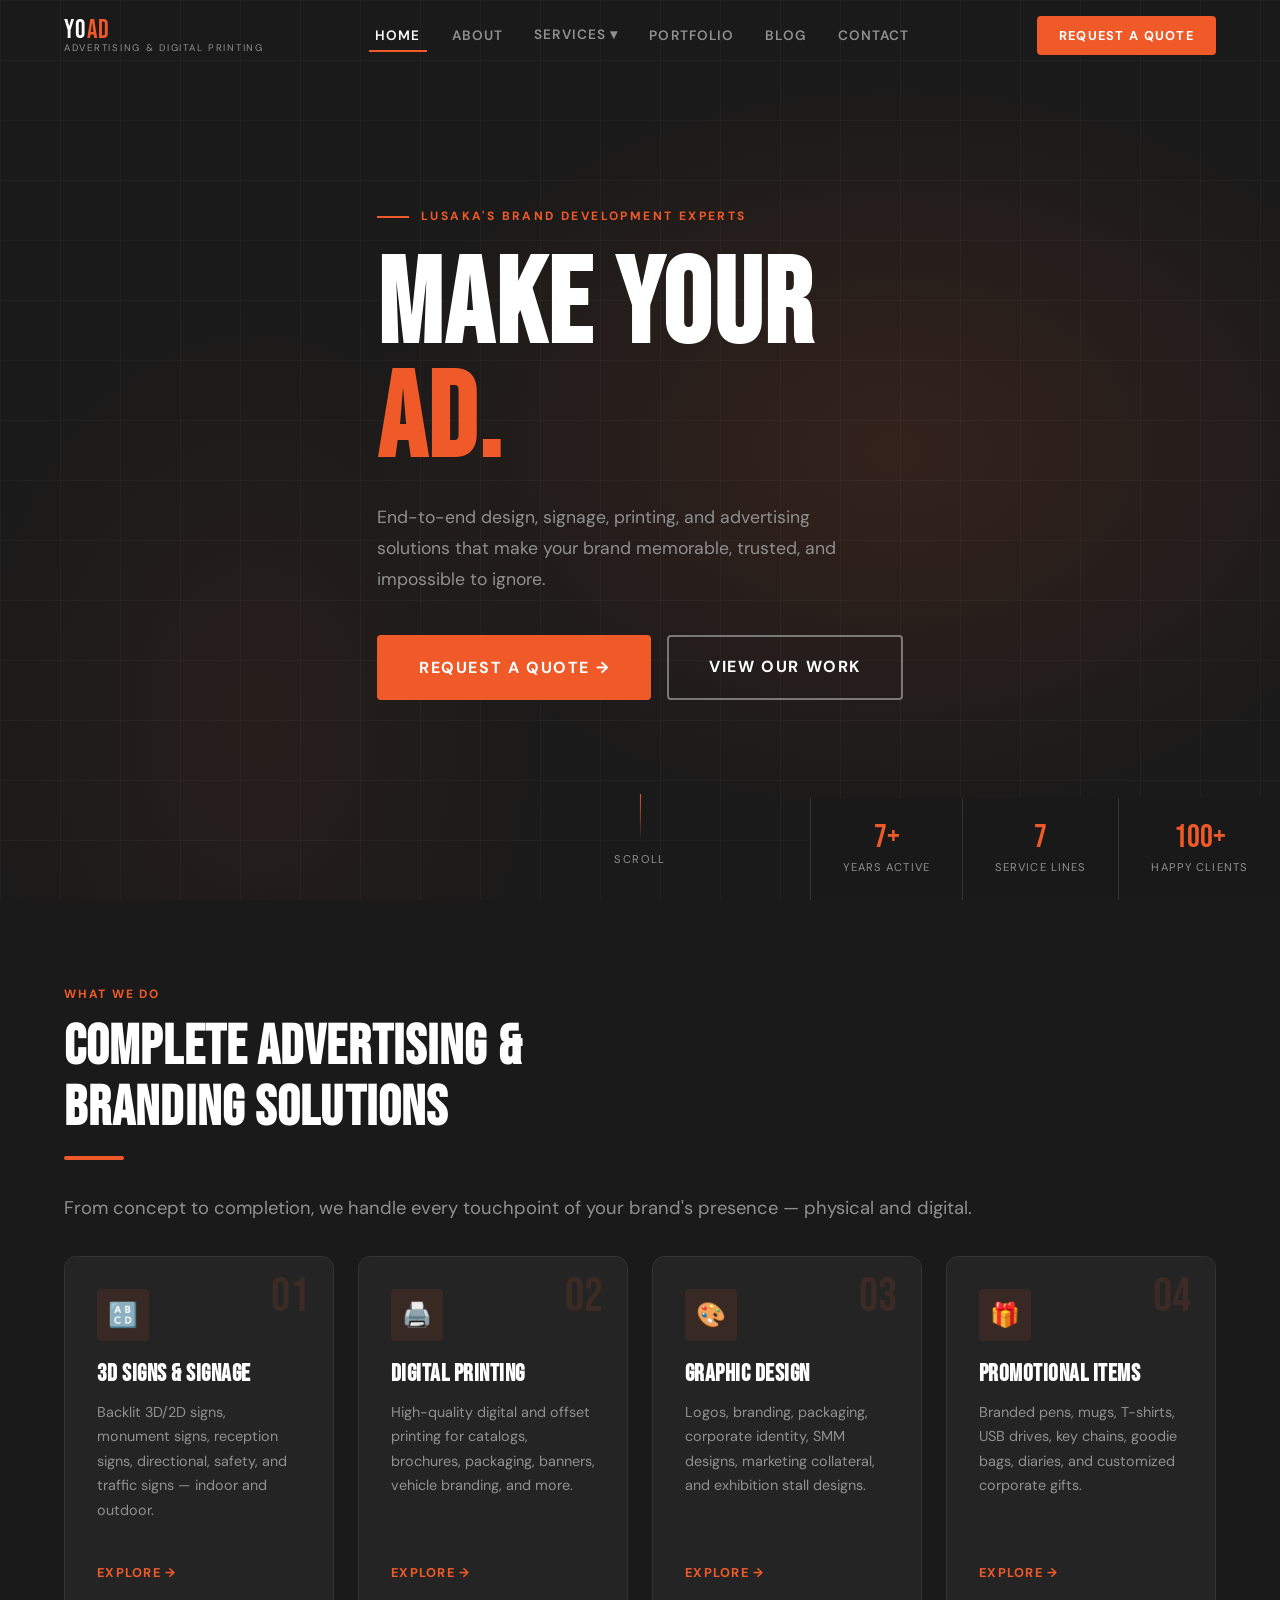
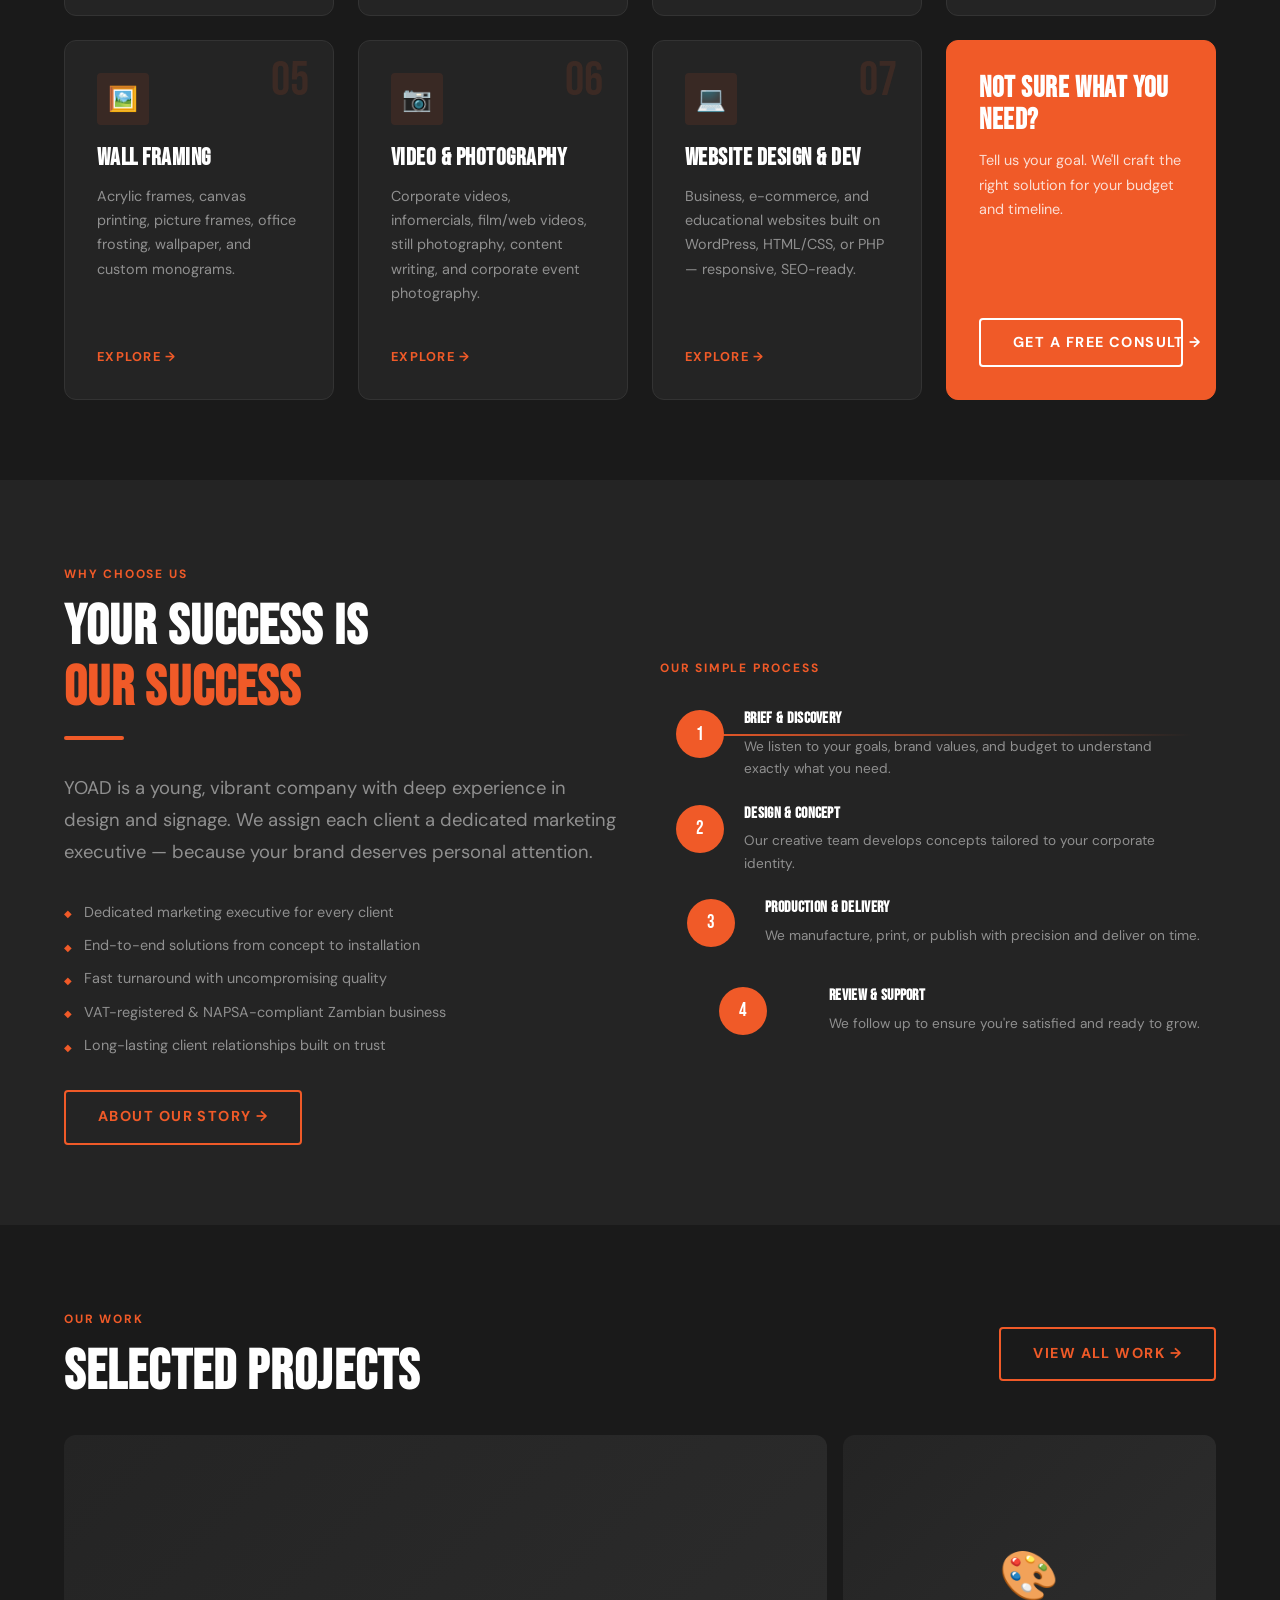
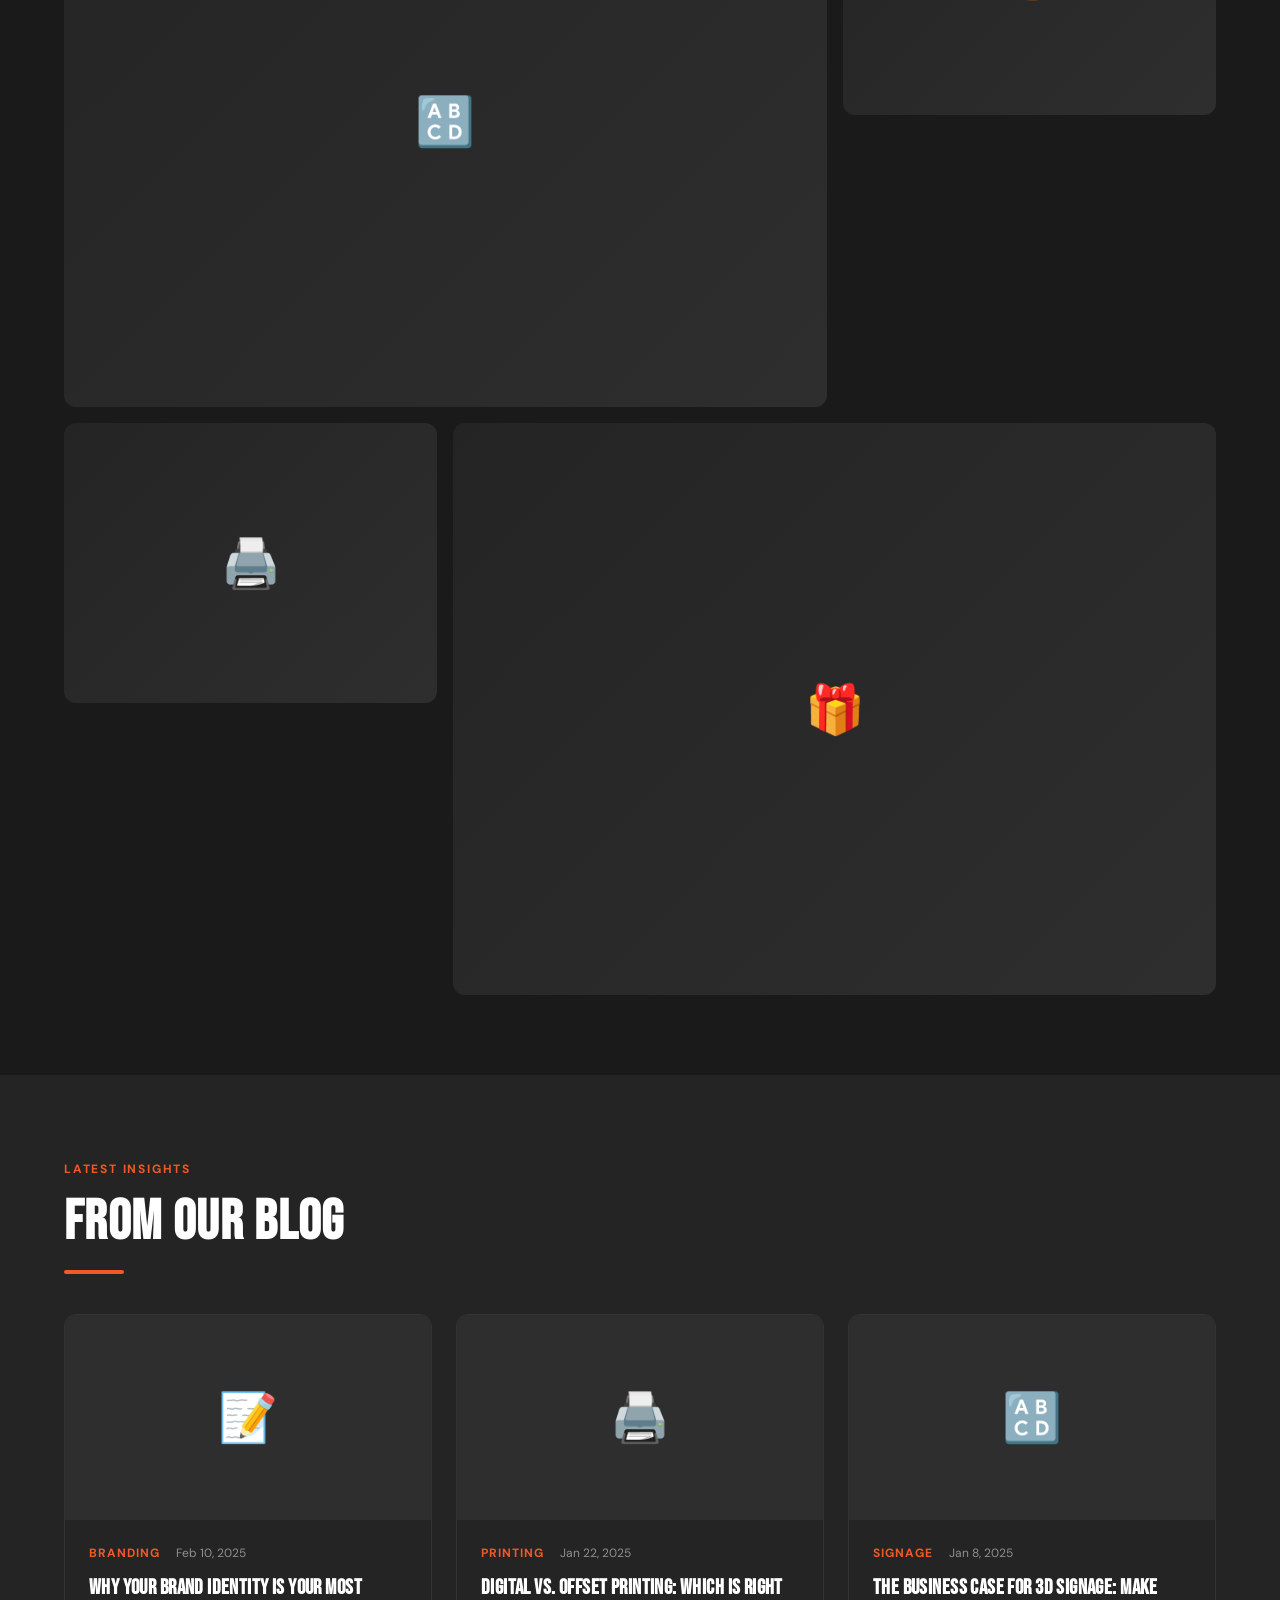
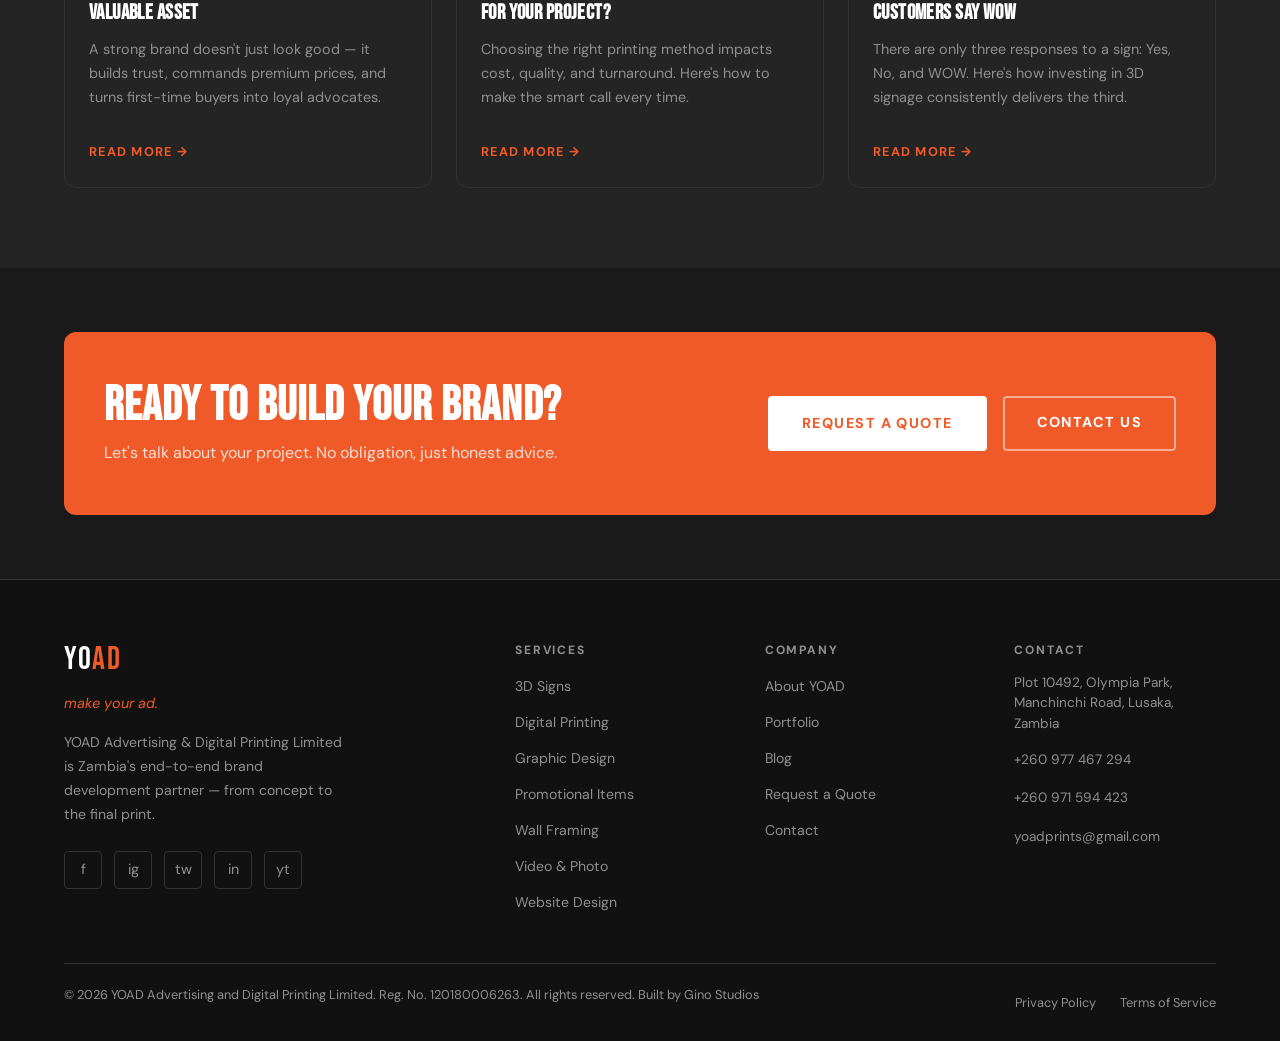
<file: index.html>
<!DOCTYPE html>
<html lang="en">
<head>
  <meta charset="UTF-8" />
  <meta name="viewport" content="width=device-width, initial-scale=1.0" />
  <title>YOAD Advertising & Digital Printing | Lusaka, Zambia</title>
  <meta name="description" content="Zambia's premier brand development company. End-to-end design, signage, digital printing, promotional items, and advertising solutions in Lusaka." />
  <meta name="keywords" content="advertising Lusaka, digital printing Zambia, 3D signs, graphic design, promotional items, signage Zambia, brand development" />
  <link rel="canonical" href="https://yoad.co.zm/" />
  <meta name="robots" content="index, follow" />

  <!-- Open Graph -->
  <meta property="og:type" content="website" />
  <meta property="og:url" content="https://yoad.co.zm/" />
  <meta property="og:title" content="YOAD Advertising & Digital Printing | make your ad." />
  <meta property="og:description" content="Zambia's premier brand development company. End-to-end design, signage, digital printing, and advertising solutions in Lusaka." />
  <meta property="og:image" content="/assets/social/og-image.jpg" />
  <meta property="og:locale" content="en_ZM" />

  <!-- Twitter Card -->
  <meta name="twitter:card" content="summary_large_image" />
  <meta name="twitter:title" content="YOAD Advertising & Digital Printing" />
  <meta name="twitter:description" content="Brand development, signage & digital printing in Lusaka, Zambia." />
  <meta name="twitter:image" content="/assets/social/og-image.jpg" />

  <!-- JSON-LD Structured Data -->
  <script type="application/ld+json">
  {
    "@context": "https://schema.org",
    "@type": "LocalBusiness",
    "name": "YOAD Advertising and Digital Printing Limited",
    "alternateName": "YOAD",
    "url": "https://yoad.co.zm",
    "logo": "https://yoad.co.zm/assets/images/logo.png",
    "image": "https://yoad.co.zm/assets/social/og-image.jpg",
    "description": "Brand development company providing designing, branding, indoor & outdoor sign solutions, laser cutting, vinyl cutting, acrylic printing, and promotional products.",
    "telephone": ["+260977467294", "+260971594423"],
    "email": "yoadprints@gmail.com",
    "address": {
      "@type": "PostalAddress",
      "streetAddress": "Plot 10492, Olympia Park, Manchinchi Road",
      "addressLocality": "Lusaka",
      "addressCountry": "ZM"
    },
    "openingHours": ["Mo-Fr 08:00-17:00", "Sa 09:00-13:00"],
    "priceRange": "$$",
    "servesCuisine": null,
    "sameAs": [
      "https://facebook.com/yoadprints",
      "https://instagram.com/yoadprints"
    ],
    "hasOfferCatalog": {
      "@type": "OfferCatalog",
      "name": "Advertising & Printing Services",
      "itemListElement": [
        {"@type": "Offer", "itemOffered": {"@type": "Service", "name": "3D Signs & Signage"}},
        {"@type": "Offer", "itemOffered": {"@type": "Service", "name": "Digital Printing"}},
        {"@type": "Offer", "itemOffered": {"@type": "Service", "name": "Graphic Design"}},
        {"@type": "Offer", "itemOffered": {"@type": "Service", "name": "Promotional Items"}},
        {"@type": "Offer", "itemOffered": {"@type": "Service", "name": "Website Design & Development"}},
        {"@type": "Offer", "itemOffered": {"@type": "Service", "name": "Wall Framing"}},
        {"@type": "Offer", "itemOffered": {"@type": "Service", "name": "Video & Photography"}}
      ]
    }
  }
  </script>

  <!-- Fonts -->
  <link rel="preconnect" href="https://fonts.googleapis.com" />
  <link rel="preconnect" href="https://fonts.gstatic.com" crossorigin />
  <link href="https://fonts.googleapis.com/css2?family=Bebas+Neue&family=DM+Sans:ital,opsz,wght@0,9..40,300;0,9..40,400;0,9..40,500;0,9..40,700;1,9..40,400&display=swap" rel="stylesheet" />

  <!-- Styles -->
  <link rel="stylesheet" href="css/styles.css" />

  <!-- Favicon placeholder -->
  <link rel="icon" href="/assets/icons/favicon.ico" />

  <!-- GA4 placeholder – replace G-XXXXXXXXXX with your Measurement ID -->
  <!--
  <script async src="https://www.googletagmanager.com/gtag/js?id=G-XXXXXXXXXX"></script>
  <script>
    window.dataLayer = window.dataLayer || [];
    function gtag(){dataLayer.push(arguments);}
    gtag('js', new Date());
    gtag('config', 'G-XXXXXXXXXX');
  </script>
  -->
</head>
<body>

  <!-- Skip link for accessibility -->
  <a class="skip-link" href="#main-content">Skip to main content</a>

  <!-- ======================================================
       NAVBAR
       ====================================================== -->
  <header role="banner">
    <nav class="navbar" aria-label="Main navigation">
      <div class="container navbar__inner">
        <!-- Logo -->
        <a href="index.html" class="navbar__logo" aria-label="YOAD home">
          <span class="navbar__logo-name">YO<span>AD</span></span>
          <span class="navbar__logo-sub">Advertising &amp; Digital Printing</span>
        </a>

        <!-- Desktop nav -->
        <ul class="navbar__nav" role="list">
          <li><a href="index.html" class="active">Home</a></li>
          <li><a href="about.html">About</a></li>
          <li class="nav-dropdown">
            <a href="services/index.html" class="nav-dropdown__trigger" aria-haspopup="true" aria-expanded="false">
              Services ▾
            </a>
            <ul class="nav-dropdown__menu" role="list">
              <li><a href="services/3d-signs.html">3D &amp; Indoor/Outdoor Signs</a></li>
              <li><a href="services/digital-printing.html">Digital Printing</a></li>
              <li><a href="services/graphic-design.html">Graphic Design</a></li>
              <li><a href="services/promotional-items.html">Promotional Items</a></li>
              <li><a href="services/wall-framing.html">Wall Framing</a></li>
              <li><a href="services/video-photography.html">Video &amp; Photography</a></li>
              <li><a href="services/website-design.html">Website Design</a></li>
            </ul>
          </li>
          <li><a href="portfolio.html">Portfolio</a></li>
          <li><a href="blog/index.html">Blog</a></li>
          <li><a href="contact.html">Contact</a></li>
        </ul>

        <!-- Desktop CTA -->
        <div class="navbar__cta">
          <button class="btn btn-primary btn-sm" data-modal-open aria-haspopup="dialog">
            Request a Quote
          </button>
        </div>

        <!-- Hamburger (mobile) -->
        <button class="navbar__hamburger" aria-label="Open menu" aria-expanded="false" aria-controls="mobile-menu">
          <span></span><span></span><span></span>
        </button>
      </div>
    </nav>

    <!-- Mobile menu -->
    <nav id="mobile-menu" class="navbar__mobile" aria-label="Mobile navigation">
      <p class="sub-label">Pages</p>
      <a href="index.html">Home</a>
      <a href="about.html">About</a>
      <a href="services/index.html">Services</a>
      <a href="portfolio.html">Portfolio</a>
      <a href="blog/index.html">Blog</a>
      <a href="contact.html">Contact</a>
      <p class="sub-label">Services</p>
      <a href="services/3d-signs.html">3D &amp; Signage</a>
      <a href="services/digital-printing.html">Digital Printing</a>
      <a href="services/graphic-design.html">Graphic Design</a>
      <a href="services/promotional-items.html">Promotional Items</a>
      <a href="services/wall-framing.html">Wall Framing</a>
      <a href="services/video-photography.html">Video &amp; Photography</a>
      <a href="services/website-design.html">Website Design</a>
      <p class="sub-label">Contact</p>
      <a href="tel:+260977467294">+260 977 467 294</a>
      <a href="mailto:yoadprints@gmail.com">yoadprints@gmail.com</a>
    </nav>
  </header>

  <!-- ======================================================
       MAIN CONTENT
       ====================================================== -->
  <main id="main-content">

    <!-- HERO -->
    <section class="hero" aria-label="Hero">
      <div class="hero__bg" aria-hidden="true"></div>
      <div class="hero__grid-lines" aria-hidden="true"></div>

      <div class="container">
        <div class="hero__content">
          <p class="hero__eyebrow anim-fade-up">Lusaka's Brand Development Experts</p>
          <h1 class="hero__title anim-fade-up anim-delay-1">
            Make Your
            <em>Ad.</em>
          </h1>
          <p class="hero__desc anim-fade-up anim-delay-2">
            End-to-end design, signage, printing, and advertising solutions that make your brand memorable, trusted, and impossible to ignore.
          </p>
          <div class="hero__ctas anim-fade-up anim-delay-3">
            <button class="btn btn-primary btn-lg" data-modal-open aria-haspopup="dialog">
              Request a Quote →
            </button>
            <a href="portfolio.html" class="btn btn-outline btn-lg">
              View Our Work
            </a>
          </div>
        </div>
      </div>

      <!-- Stats strip -->
      <div class="hero__stats" aria-label="Company highlights">
        <div class="hero__stat">
          <div class="hero__stat-num" data-count="7" data-suffix="+">0+</div>
          <div class="hero__stat-label">Years Active</div>
        </div>
        <div class="hero__stat">
          <div class="hero__stat-num" data-count="7" data-suffix="">0</div>
          <div class="hero__stat-label">Service Lines</div>
        </div>
        <div class="hero__stat">
          <div class="hero__stat-num" data-count="100" data-suffix="+">0+</div>
          <div class="hero__stat-label">Happy Clients</div>
        </div>
      </div>

      <!-- Scroll indicator -->
      <div class="hero__scroll" aria-hidden="true">
        <div class="hero__scroll-line"></div>
        <span>Scroll</span>
      </div>
    </section>

    <!-- SERVICES GRID -->
    <section class="section" id="services" aria-labelledby="services-heading">
      <div class="container">
        <p class="section-label" data-reveal>What We Do</p>
        <h2 data-reveal data-reveal-delay="1">Complete Advertising &amp;<br/>Branding Solutions</h2>
        <div class="accent-line" data-reveal data-reveal-delay="2"></div>
        <p class="lead mb-lg" data-reveal data-reveal-delay="2">
          From concept to completion, we handle every touchpoint of your brand's presence — physical and digital.
        </p>

        <div class="grid-4" role="list">

          <article class="service-card" role="listitem" data-reveal>
            <div class="service-card__num" aria-hidden="true">01</div>
            <div class="service-card__icon" aria-hidden="true">🔠</div>
            <h3>3D Signs &amp; Signage</h3>
            <p>Backlit 3D/2D signs, monument signs, reception signs, directional, safety, and traffic signs — indoor and outdoor.</p>
            <a href="services/3d-signs.html" class="service-card__link">Explore →</a>
          </article>

          <article class="service-card" role="listitem" data-reveal data-reveal-delay="1">
            <div class="service-card__num" aria-hidden="true">02</div>
            <div class="service-card__icon" aria-hidden="true">🖨️</div>
            <h3>Digital Printing</h3>
            <p>High-quality digital and offset printing for catalogs, brochures, packaging, banners, vehicle branding, and more.</p>
            <a href="services/digital-printing.html" class="service-card__link">Explore →</a>
          </article>

          <article class="service-card" role="listitem" data-reveal data-reveal-delay="2">
            <div class="service-card__num" aria-hidden="true">03</div>
            <div class="service-card__icon" aria-hidden="true">🎨</div>
            <h3>Graphic Design</h3>
            <p>Logos, branding, packaging, corporate identity, SMM designs, marketing collateral, and exhibition stall designs.</p>
            <a href="services/graphic-design.html" class="service-card__link">Explore →</a>
          </article>

          <article class="service-card" role="listitem" data-reveal data-reveal-delay="3">
            <div class="service-card__num" aria-hidden="true">04</div>
            <div class="service-card__icon" aria-hidden="true">🎁</div>
            <h3>Promotional Items</h3>
            <p>Branded pens, mugs, T-shirts, USB drives, key chains, goodie bags, diaries, and customized corporate gifts.</p>
            <a href="services/promotional-items.html" class="service-card__link">Explore →</a>
          </article>

          <article class="service-card" role="listitem" data-reveal>
            <div class="service-card__num" aria-hidden="true">05</div>
            <div class="service-card__icon" aria-hidden="true">🖼️</div>
            <h3>Wall Framing</h3>
            <p>Acrylic frames, canvas printing, picture frames, office frosting, wallpaper, and custom monograms.</p>
            <a href="services/wall-framing.html" class="service-card__link">Explore →</a>
          </article>

          <article class="service-card" role="listitem" data-reveal data-reveal-delay="1">
            <div class="service-card__num" aria-hidden="true">06</div>
            <div class="service-card__icon" aria-hidden="true">📷</div>
            <h3>Video &amp; Photography</h3>
            <p>Corporate videos, infomercials, film/web videos, still photography, content writing, and corporate event photography.</p>
            <a href="services/video-photography.html" class="service-card__link">Explore →</a>
          </article>

          <article class="service-card" role="listitem" data-reveal data-reveal-delay="2">
            <div class="service-card__num" aria-hidden="true">07</div>
            <div class="service-card__icon" aria-hidden="true">💻</div>
            <h3>Website Design &amp; Dev</h3>
            <p>Business, e-commerce, and educational websites built on WordPress, HTML/CSS, or PHP — responsive, SEO-ready.</p>
            <a href="services/website-design.html" class="service-card__link">Explore →</a>
          </article>

          <!-- CTA Card -->
          <article class="service-card" role="listitem" data-reveal data-reveal-delay="3" style="background: var(--orange); border-color: var(--orange);">
            <h3 style="color:#fff; font-size:1.8rem; margin-top:auto;">Not sure what you need?</h3>
            <p style="color:rgba(255,255,255,0.8);">Tell us your goal. We'll craft the right solution for your budget and timeline.</p>
            <button class="btn btn-outline mt-lg" data-modal-open style="border-color:#fff; color:#fff; margin-top:1.5rem;">
              Get a Free Consult →
            </button>
          </article>

        </div>
      </div>
    </section>

    <!-- WHY YOAD -->
    <section class="section section--graphite" aria-labelledby="why-heading">
      <div class="container">
        <div class="grid-2 gap-lg" style="align-items:center;">
          <div>
            <p class="section-label" data-reveal>Why Choose Us</p>
            <h2 id="why-heading" data-reveal data-reveal-delay="1">Your Success Is<br/><span class="text-orange">Our Success</span></h2>
            <div class="accent-line" data-reveal data-reveal-delay="2"></div>
            <p class="lead" data-reveal data-reveal-delay="2">
              YOAD is a young, vibrant company with deep experience in design and signage. We assign each client a dedicated marketing executive — because your brand deserves personal attention.
            </p>
            <ul class="checklist mt-lg" data-reveal data-reveal-delay="3">
              <li>Dedicated marketing executive for every client</li>
              <li>End-to-end solutions from concept to installation</li>
              <li>Fast turnaround with uncompromising quality</li>
              <li>VAT-registered &amp; NAPSA-compliant Zambian business</li>
              <li>Long-lasting client relationships built on trust</li>
            </ul>
            <div class="mt-lg" data-reveal data-reveal-delay="4">
              <a href="about.html" class="btn btn-outline-orange">About Our Story →</a>
            </div>
          </div>

          <div data-reveal data-reveal-delay="2">
            <!-- Process steps -->
            <p class="section-label" style="margin-bottom:2rem;">Our Simple Process</p>
            <div class="steps" style="flex-direction:column; gap:1.5rem;">
              <div class="step" style="text-align:left; display:flex; gap:1.25rem; align-items:flex-start;">
                <div class="step__num" style="flex-shrink:0;">1</div>
                <div>
                  <h4>Brief &amp; Discovery</h4>
                  <p>We listen to your goals, brand values, and budget to understand exactly what you need.</p>
                </div>
              </div>
              <div class="step" style="text-align:left; display:flex; gap:1.25rem; align-items:flex-start;">
                <div class="step__num" style="flex-shrink:0;">2</div>
                <div>
                  <h4>Design &amp; Concept</h4>
                  <p>Our creative team develops concepts tailored to your corporate identity.</p>
                </div>
              </div>
              <div class="step" style="text-align:left; display:flex; gap:1.25rem; align-items:flex-start;">
                <div class="step__num" style="flex-shrink:0;">3</div>
                <div>
                  <h4>Production &amp; Delivery</h4>
                  <p>We manufacture, print, or publish with precision and deliver on time.</p>
                </div>
              </div>
              <div class="step" style="text-align:left; display:flex; gap:1.25rem; align-items:flex-start;">
                <div class="step__num" style="flex-shrink:0;">4</div>
                <div>
                  <h4>Review &amp; Support</h4>
                  <p>We follow up to ensure you're satisfied and ready to grow.</p>
                </div>
              </div>
            </div>
          </div>
        </div>
      </div>
    </section>

    <!-- PORTFOLIO PREVIEW -->
    <section class="section" aria-labelledby="portfolio-heading">
      <div class="container">
        <div class="flex flex-between mb-lg" style="flex-wrap:wrap; gap:1rem;">
          <div>
            <p class="section-label" data-reveal>Our Work</p>
            <h2 id="portfolio-heading" data-reveal data-reveal-delay="1">Selected Projects</h2>
          </div>
          <a href="portfolio.html" class="btn btn-outline-orange" data-reveal data-reveal-delay="2">View All Work →</a>
        </div>

        <div class="portfolio-grid" data-reveal>

          <div class="portfolio-card portfolio-card--wide">
            <div class="portfolio-card__placeholder">🔠</div>
            <div class="portfolio-card__overlay">
              <p class="portfolio-card__tag">3D Signage</p>
              <p class="portfolio-card__title">Frotcom Intelligent Systems — Backlit 3D Sign</p>
            </div>
          </div>

          <div class="portfolio-card">
            <div class="portfolio-card__placeholder">🎨</div>
            <div class="portfolio-card__overlay">
              <p class="portfolio-card__tag">Branding</p>
              <p class="portfolio-card__title">Full Corporate Identity Suite</p>
            </div>
          </div>

          <div class="portfolio-card">
            <div class="portfolio-card__placeholder">🖨️</div>
            <div class="portfolio-card__overlay">
              <p class="portfolio-card__tag">Digital Print</p>
              <p class="portfolio-card__title">Large-Format Banner Campaign</p>
            </div>
          </div>

          <div class="portfolio-card portfolio-card--wide">
            <div class="portfolio-card__placeholder">🎁</div>
            <div class="portfolio-card__overlay">
              <p class="portfolio-card__tag">Promotional</p>
              <p class="portfolio-card__title">YOAD Branded Merchandise Collection</p>
            </div>
          </div>

        </div>
        <!-- Note: Replace portfolio-card__placeholder divs with actual <img> tags with srcset when photos are available -->
      </div>
    </section>

    <!-- BLOG PREVIEW -->
    <section class="section section--graphite" aria-labelledby="blog-heading">
      <div class="container">
        <p class="section-label" data-reveal>Latest Insights</p>
        <h2 id="blog-heading" data-reveal data-reveal-delay="1">From Our Blog</h2>
        <div class="accent-line" data-reveal data-reveal-delay="2"></div>

        <div class="grid-3" style="margin-top:2.5rem;">

          <article class="blog-card" data-reveal>
            <div class="blog-card__img">📝</div>
            <div class="blog-card__body">
              <div class="blog-card__meta">
                <span class="blog-card__tag">Branding</span>
                <time datetime="2025-02-10">Feb 10, 2025</time>
              </div>
              <h3>Why Your Brand Identity Is Your Most Valuable Asset</h3>
              <p>A strong brand doesn't just look good — it builds trust, commands premium prices, and turns first-time buyers into loyal advocates.</p>
              <a href="blog/brand-identity.html" class="blog-card__link">Read More →</a>
            </div>
          </article>

          <article class="blog-card" data-reveal data-reveal-delay="1">
            <div class="blog-card__img">🖨️</div>
            <div class="blog-card__body">
              <div class="blog-card__meta">
                <span class="blog-card__tag">Printing</span>
                <time datetime="2025-01-22">Jan 22, 2025</time>
              </div>
              <h3>Digital vs. Offset Printing: Which Is Right for Your Project?</h3>
              <p>Choosing the right printing method impacts cost, quality, and turnaround. Here's how to make the smart call every time.</p>
              <a href="blog/digital-vs-offset-printing.html" class="blog-card__link">Read More →</a>
            </div>
          </article>

          <article class="blog-card" data-reveal data-reveal-delay="2">
            <div class="blog-card__img">🔠</div>
            <div class="blog-card__body">
              <div class="blog-card__meta">
                <span class="blog-card__tag">Signage</span>
                <time datetime="2025-01-08">Jan 8, 2025</time>
              </div>
              <h3>The Business Case for 3D Signage: Make Customers Say WOW</h3>
              <p>There are only three responses to a sign: Yes, No, and WOW. Here's how investing in 3D signage consistently delivers the third.</p>
              <a href="blog/3d-signage-business-case.html" class="blog-card__link">Read More →</a>
            </div>
          </article>

        </div>
      </div>
    </section>

    <!-- CONTACT CTA STRIP -->
    <section class="section" style="padding:4rem 0;" aria-label="Contact call to action">
      <div class="container">
        <div style="background:var(--orange); border-radius:var(--radius-lg); padding:3rem 2.5rem; display:flex; align-items:center; justify-content:space-between; flex-wrap:wrap; gap:2rem;" data-reveal>
          <div>
            <h2 style="color:#fff; font-size:clamp(1.8rem,4vw,3rem); margin-bottom:0.5rem;">Ready to Build Your Brand?</h2>
            <p style="color:rgba(255,255,255,0.8); font-size:1rem;">Let's talk about your project. No obligation, just honest advice.</p>
          </div>
          <div style="display:flex; gap:1rem; flex-wrap:wrap;">
            <button class="btn" style="background:#fff; color:var(--orange); border:2px solid #fff;" data-modal-open>
              Request a Quote
            </button>
            <a href="contact.html" class="btn" style="background:transparent; color:#fff; border:2px solid rgba(255,255,255,0.5);">
              Contact Us
            </a>
          </div>
        </div>
      </div>
    </section>

  </main>

  <!-- ======================================================
       FOOTER
       ====================================================== -->
  <footer class="footer" role="contentinfo">
    <div class="container">
      <div class="footer__grid">
        <div class="footer__brand">
          <p class="footer__brand-name">YO<span>AD</span></p>
          <p class="footer__tagline">make your ad.</p>
          <p class="footer__desc">
            YOAD Advertising &amp; Digital Printing Limited is Zambia's end-to-end brand development partner — from concept to the final print.
          </p>
          <div class="footer__social" aria-label="Social media links">
            <a href="https://facebook.com/yoadprints" aria-label="Facebook" rel="noopener noreferrer" target="_blank">f</a>
            <a href="https://instagram.com/yoadprints" aria-label="Instagram" rel="noopener noreferrer" target="_blank">ig</a>
            <a href="https://twitter.com/yoadprints" aria-label="Twitter" rel="noopener noreferrer" target="_blank">tw</a>
            <a href="https://linkedin.com/company/yoad-advertising" aria-label="LinkedIn" rel="noopener noreferrer" target="_blank">in</a>
            <a href="https://youtube.com/@yoadprints" aria-label="YouTube" rel="noopener noreferrer" target="_blank">yt</a>
          </div>
        </div>

        <div class="footer__col">
          <h4>Services</h4>
          <ul role="list">
            <li><a href="services/3d-signs.html">3D Signs</a></li>
            <li><a href="services/digital-printing.html">Digital Printing</a></li>
            <li><a href="services/graphic-design.html">Graphic Design</a></li>
            <li><a href="services/promotional-items.html">Promotional Items</a></li>
            <li><a href="services/wall-framing.html">Wall Framing</a></li>
            <li><a href="services/video-photography.html">Video &amp; Photo</a></li>
            <li><a href="services/website-design.html">Website Design</a></li>
          </ul>
        </div>

        <div class="footer__col">
          <h4>Company</h4>
          <ul role="list">
            <li><a href="about.html">About YOAD</a></li>
            <li><a href="portfolio.html">Portfolio</a></li>
            <li><a href="blog/index.html">Blog</a></li>
            <li><a href="quote.html">Request a Quote</a></li>
            <li><a href="contact.html">Contact</a></li>
          </ul>
        </div>

        <div class="footer__col">
          <h4>Contact</h4>
          <ul role="list" style="gap:0.75rem;">
            <li style="color:var(--muted); font-size:0.85rem; line-height:1.5;">Plot 10492, Olympia Park,<br/>Manchinchi Road, Lusaka, Zambia</li>
            <li><a href="tel:+260977467294" style="color:var(--muted); font-size:0.85rem;">+260 977 467 294</a></li>
            <li><a href="tel:+260971594423" style="color:var(--muted); font-size:0.85rem;">+260 971 594 423</a></li>
            <li><a href="mailto:yoadprints@gmail.com" style="color:var(--muted); font-size:0.85rem;">yoadprints@gmail.com</a></li>
          </ul>
        </div>
      </div>

      <div class="footer__bottom">
        <p>&copy; <span id="year"></span> YOAD Advertising and Digital Printing Limited. Reg. No. 120180006263. All rights reserved. Built by Gino Studios</p>
        <div class="footer__bottom-links" role="list">
          <a href="privacy.html">Privacy Policy</a>
          <a href="terms.html">Terms of Service</a>
        </div>
      </div>
    </div>
  </footer>

  <!-- ======================================================
       QUOTE MODAL
       ====================================================== -->
  <div class="modal-overlay" role="dialog" aria-modal="true" aria-labelledby="modal-title" aria-hidden="true">
    <div class="modal">
      <button class="modal__close" data-modal-close aria-label="Close quote form">✕</button>
      <p class="section-label">Get Started</p>
      <h2 id="modal-title">Request a Quote</h2>
      <p class="lead">Tell us about your project and we'll get back to you within one business day.</p>

      <!-- Netlify Forms hidden form (needed for detection) -->
      <form name="quote-request" netlify netlify-honeypot="bot-field" hidden>
        <input name="name" /><input name="email" /><input name="phone" />
        <input name="service" /><textarea name="message"></textarea>
      </form>

      <form data-netlify-form action="/" method="POST">
        <input type="hidden" name="form-name" value="quote-request" />
        <!-- Honeypot -->
        <div class="honeypot" aria-hidden="true">
          <label>Don't fill this out: <input name="bot-field" tabindex="-1" /></label>
        </div>

        <div class="form-row">
          <div class="form-group">
            <label class="form-label" for="q-name">Full Name *</label>
            <input class="form-control" type="text" id="q-name" name="name" required placeholder="Your name" autocomplete="name" />
          </div>
          <div class="form-group">
            <label class="form-label" for="q-email">Email Address *</label>
            <input class="form-control" type="email" id="q-email" name="email" required placeholder="you@company.com" autocomplete="email" />
          </div>
        </div>

        <div class="form-row">
          <div class="form-group">
            <label class="form-label" for="q-phone">Phone Number</label>
            <input class="form-control" type="tel" id="q-phone" name="phone" placeholder="+260 xxx xxx xxx" autocomplete="tel" />
          </div>
          <div class="form-group">
            <label class="form-label" for="q-service">Service Needed *</label>
            <select class="form-control" id="q-service" name="service" required>
              <option value="">Select a service…</option>
              <option>3D Signs &amp; Signage</option>
              <option>Digital Printing</option>
              <option>Graphic Design</option>
              <option>Promotional Items</option>
              <option>Wall Framing</option>
              <option>Video &amp; Photography</option>
              <option>Website Design &amp; Development</option>
              <option>Multiple Services</option>
              <option>Not Sure — Need Advice</option>
            </select>
          </div>
        </div>

        <div class="form-group">
          <label class="form-label" for="q-message">Project Details *</label>
          <textarea class="form-control" id="q-message" name="message" required placeholder="Describe your project, timeline, and any specific requirements…"></textarea>
        </div>

        <button type="submit" class="btn btn-primary" style="width:100%;">Send Quote Request →</button>
        <p class="form-note" style="text-align:center; margin-top:0.75rem;">We respond within 1 business day. Your details are never shared.</p>
      </form>

      <div class="form-success" role="alert">
        <p style="font-size:2rem; margin-bottom:0.5rem;">✅</p>
        <h3>Quote request sent!</h3>
        <p>Thank you — we'll be in touch within one business day.</p>
      </div>
    </div>
  </div>

  <!-- Mobile Phone CTA Bar -->
  <a class="phone-cta-bar" href="tel:+260977467294" aria-label="Call YOAD now">
    📞 Call Us Now: +260 977 467 294
  </a>

  <script>
    document.getElementById('year').textContent = new Date().getFullYear();
  </script>
  <script src="js/main.js" defer></script>
</body>
</html>
</file>
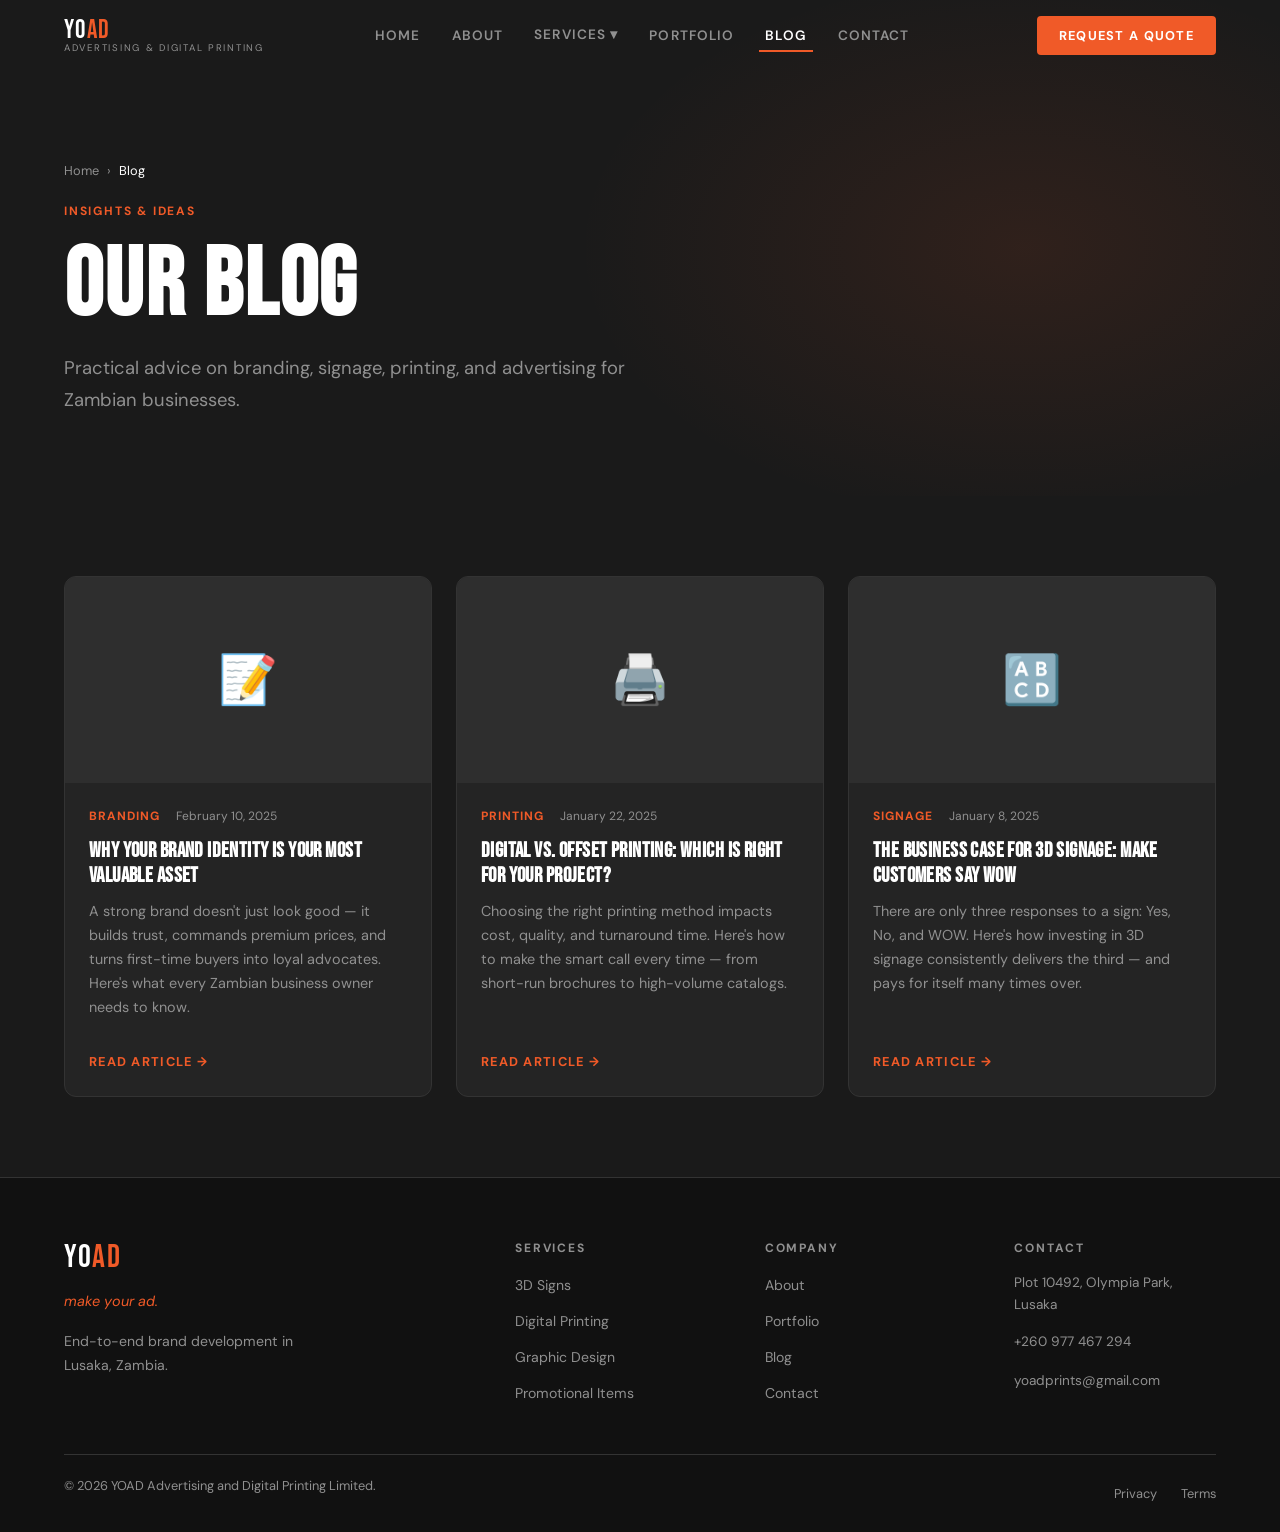
<file: blog/index.html>
<!DOCTYPE html>
<html lang="en">
<head>
  <meta charset="UTF-8" /><meta name="viewport" content="width=device-width, initial-scale=1.0" />
  <title>Blog | YOAD Advertising & Digital Printing | Lusaka</title>
  <meta name="description" content="Insights on branding, digital printing, signage, and advertising from the YOAD team in Lusaka, Zambia." />
  <link rel="canonical" href="https://yoad.co.zm/blog/" />
  <link rel="preconnect" href="https://fonts.googleapis.com" /><link rel="preconnect" href="https://fonts.gstatic.com" crossorigin />
  <link href="https://fonts.googleapis.com/css2?family=Bebas+Neue&family=DM+Sans:ital,opsz,wght@0,9..40,300;0,9..40,400;0,9..40,500;0,9..40,700&display=swap" rel="stylesheet" />
  <link rel="stylesheet" href="../css/styles.css" />
</head>
<body>
  <a class="skip-link" href="#main-content">Skip to main content</a>
  <header role="banner">
    <nav class="navbar" aria-label="Main navigation">
      <div class="container navbar__inner">
        <a href="../index.html" class="navbar__logo"><span class="navbar__logo-name">YO<span>AD</span></span><span class="navbar__logo-sub">Advertising &amp; Digital Printing</span></a>
        <ul class="navbar__nav" role="list">
          <li><a href="../index.html">Home</a></li><li><a href="../about.html">About</a></li>
          <li class="nav-dropdown"><a href="../services/index.html" class="nav-dropdown__trigger">Services ▾</a>
            <ul class="nav-dropdown__menu" role="list">
              <li><a href="../services/3d-signs.html">3D &amp; Signage</a></li>
              <li><a href="../services/digital-printing.html">Digital Printing</a></li>
              <li><a href="../services/graphic-design.html">Graphic Design</a></li>
              <li><a href="../services/promotional-items.html">Promotional Items</a></li>
              <li><a href="../services/website-design.html">Website Design</a></li>
            </ul>
          </li>
          <li><a href="../portfolio.html">Portfolio</a></li>
          <li><a href="index.html" class="active">Blog</a></li>
          <li><a href="../contact.html">Contact</a></li>
        </ul>
        <div class="navbar__cta"><button class="btn btn-primary btn-sm" data-modal-open>Request a Quote</button></div>
        <button class="navbar__hamburger" aria-label="Open menu" aria-expanded="false"><span></span><span></span><span></span></button>
      </div>
    </nav>
    <nav class="navbar__mobile" aria-label="Mobile navigation">
      <p class="sub-label">Pages</p>
      <a href="../index.html">Home</a><a href="../about.html">About</a>
      <a href="../services/index.html">Services</a><a href="../portfolio.html">Portfolio</a>
      <a href="index.html">Blog</a><a href="../contact.html">Contact</a>
    </nav>
  </header>

  <main id="main-content">
    <section class="page-hero">
      <div class="container page-hero__content">
        <nav class="breadcrumb" aria-label="Breadcrumb"><a href="../index.html">Home</a><span>›</span><span class="current">Blog</span></nav>
        <p class="section-label anim-fade-up">Insights &amp; Ideas</p>
        <h1 class="anim-fade-up anim-delay-1">Our Blog</h1>
        <p class="lead anim-fade-up anim-delay-2">Practical advice on branding, signage, printing, and advertising for Zambian businesses.</p>
      </div>
    </section>

    <section class="section">
      <div class="container">
        <div class="grid-3">

          <article class="blog-card" data-reveal>
            <div class="blog-card__img" aria-hidden="true">📝</div>
            <div class="blog-card__body">
              <div class="blog-card__meta">
                <span class="blog-card__tag">Branding</span>
                <time datetime="2025-02-10">February 10, 2025</time>
              </div>
              <h2 style="font-size:1.3rem; margin-bottom:0.75rem; line-height:1.2;"><a href="brand-identity.html" style="color:inherit;">Why Your Brand Identity Is Your Most Valuable Asset</a></h2>
              <p style="font-size:0.9rem; color:var(--muted);">A strong brand doesn't just look good — it builds trust, commands premium prices, and turns first-time buyers into loyal advocates. Here's what every Zambian business owner needs to know.</p>
              <a href="brand-identity.html" class="blog-card__link">Read Article →</a>
            </div>
          </article>

          <article class="blog-card" data-reveal data-reveal-delay="1">
            <div class="blog-card__img" aria-hidden="true">🖨️</div>
            <div class="blog-card__body">
              <div class="blog-card__meta">
                <span class="blog-card__tag">Printing</span>
                <time datetime="2025-01-22">January 22, 2025</time>
              </div>
              <h2 style="font-size:1.3rem; margin-bottom:0.75rem; line-height:1.2;"><a href="digital-vs-offset-printing.html" style="color:inherit;">Digital vs. Offset Printing: Which Is Right for Your Project?</a></h2>
              <p style="font-size:0.9rem; color:var(--muted);">Choosing the right printing method impacts cost, quality, and turnaround time. Here's how to make the smart call every time — from short-run brochures to high-volume catalogs.</p>
              <a href="digital-vs-offset-printing.html" class="blog-card__link">Read Article →</a>
            </div>
          </article>

          <article class="blog-card" data-reveal data-reveal-delay="2">
            <div class="blog-card__img" aria-hidden="true">🔠</div>
            <div class="blog-card__body">
              <div class="blog-card__meta">
                <span class="blog-card__tag">Signage</span>
                <time datetime="2025-01-08">January 8, 2025</time>
              </div>
              <h2 style="font-size:1.3rem; margin-bottom:0.75rem; line-height:1.2;"><a href="3d-signage-business-case.html" style="color:inherit;">The Business Case for 3D Signage: Make Customers Say WOW</a></h2>
              <p style="font-size:0.9rem; color:var(--muted);">There are only three responses to a sign: Yes, No, and WOW. Here's how investing in 3D signage consistently delivers the third — and pays for itself many times over.</p>
              <a href="3d-signage-business-case.html" class="blog-card__link">Read Article →</a>
            </div>
          </article>

        </div>
      </div>
    </section>
  </main>

  <footer class="footer" role="contentinfo">
    <div class="container">
      <div class="footer__grid">
        <div class="footer__brand"><p class="footer__brand-name">YO<span>AD</span></p><p class="footer__tagline">make your ad.</p><p class="footer__desc">End-to-end brand development in Lusaka, Zambia.</p></div>
        <div class="footer__col"><h4>Services</h4><ul role="list"><li><a href="../services/3d-signs.html">3D Signs</a></li><li><a href="../services/digital-printing.html">Digital Printing</a></li><li><a href="../services/graphic-design.html">Graphic Design</a></li><li><a href="../services/promotional-items.html">Promotional Items</a></li></ul></div>
        <div class="footer__col"><h4>Company</h4><ul role="list"><li><a href="../about.html">About</a></li><li><a href="../portfolio.html">Portfolio</a></li><li><a href="index.html">Blog</a></li><li><a href="../contact.html">Contact</a></li></ul></div>
        <div class="footer__col"><h4>Contact</h4><ul role="list" style="gap:0.75rem;"><li style="color:var(--muted); font-size:0.85rem;">Plot 10492, Olympia Park, Lusaka</li><li><a href="tel:+260977467294" style="color:var(--muted); font-size:0.85rem;">+260 977 467 294</a></li><li><a href="mailto:yoadprints@gmail.com" style="color:var(--muted); font-size:0.85rem;">yoadprints@gmail.com</a></li></ul></div>
      </div>
      <div class="footer__bottom"><p>&copy; <span id="year"></span> YOAD Advertising and Digital Printing Limited.</p><div class="footer__bottom-links"><a href="../privacy.html">Privacy</a><a href="../terms.html">Terms</a></div></div>
    </div>
  </footer>
  <div class="modal-overlay" role="dialog" aria-modal="true" aria-labelledby="modal-title" aria-hidden="true">
    <div class="modal">
      <button class="modal__close" data-modal-close aria-label="Close">✕</button>
      <h2 id="modal-title">Request a Quote</h2>
      <form name="quote-request" netlify netlify-honeypot="bot-field" hidden><input name="name" /><input name="email" /><input name="service" /><textarea name="message"></textarea></form>
      <form data-netlify-form action="/" method="POST">
        <input type="hidden" name="form-name" value="quote-request" />
        <div class="honeypot" aria-hidden="true"><label>Don't fill: <input name="bot-field" tabindex="-1" /></label></div>
        <div class="form-row"><div class="form-group"><label class="form-label" for="q-name">Name *</label><input class="form-control" type="text" id="q-name" name="name" required /></div><div class="form-group"><label class="form-label" for="q-email">Email *</label><input class="form-control" type="email" id="q-email" name="email" required /></div></div>
        <div class="form-group"><label class="form-label" for="q-msg">Details *</label><textarea class="form-control" id="q-msg" name="message" required></textarea></div>
        <button type="submit" class="btn btn-primary" style="width:100%;">Send →</button>
      </form>
      <div class="form-success" role="alert"><p style="font-size:2rem;">✅</p><h3>Sent!</h3><p>We'll respond within one business day.</p></div>
    </div>
  </div>
  <a class="phone-cta-bar" href="tel:+260977467294" aria-label="Call YOAD">📞 +260 977 467 294</a>
  <script>document.getElementById('year').textContent = new Date().getFullYear();</script>
  <script src="../js/main.js" defer></script>
</body>
</html>
</file>
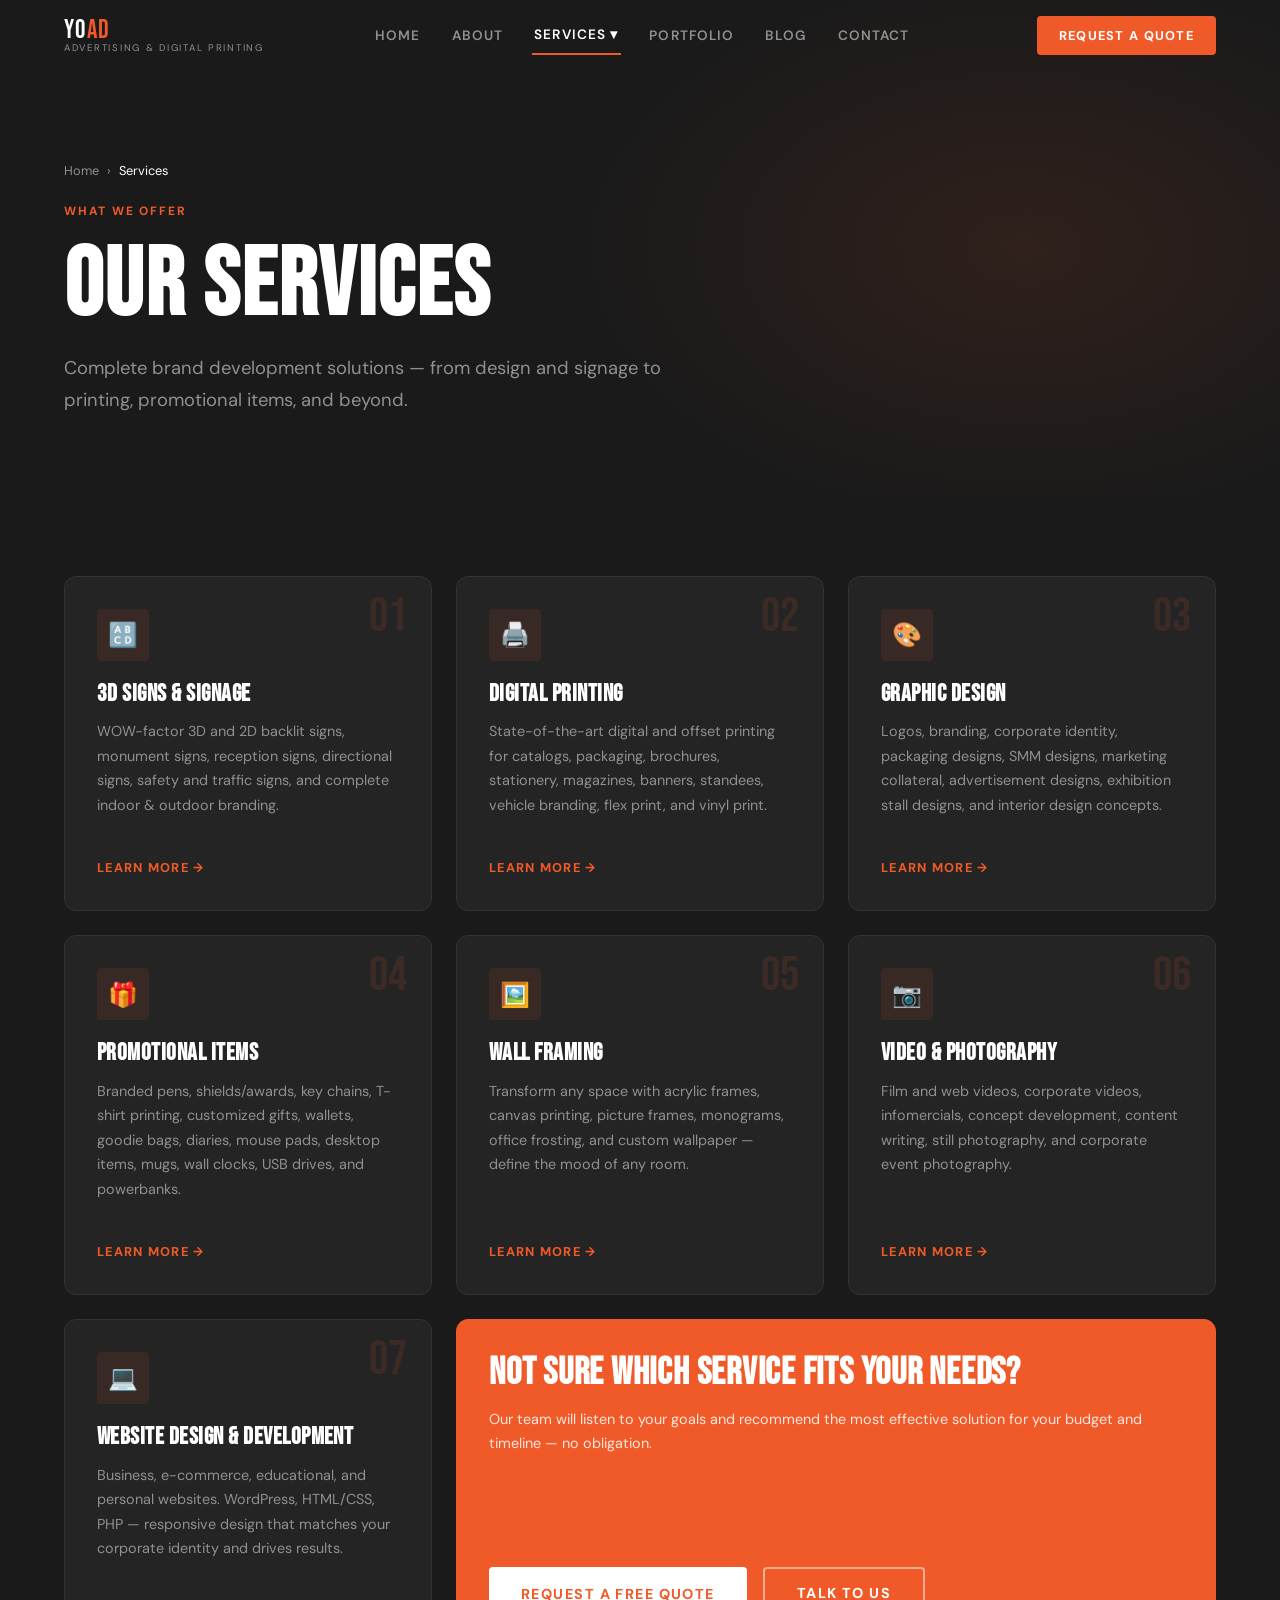
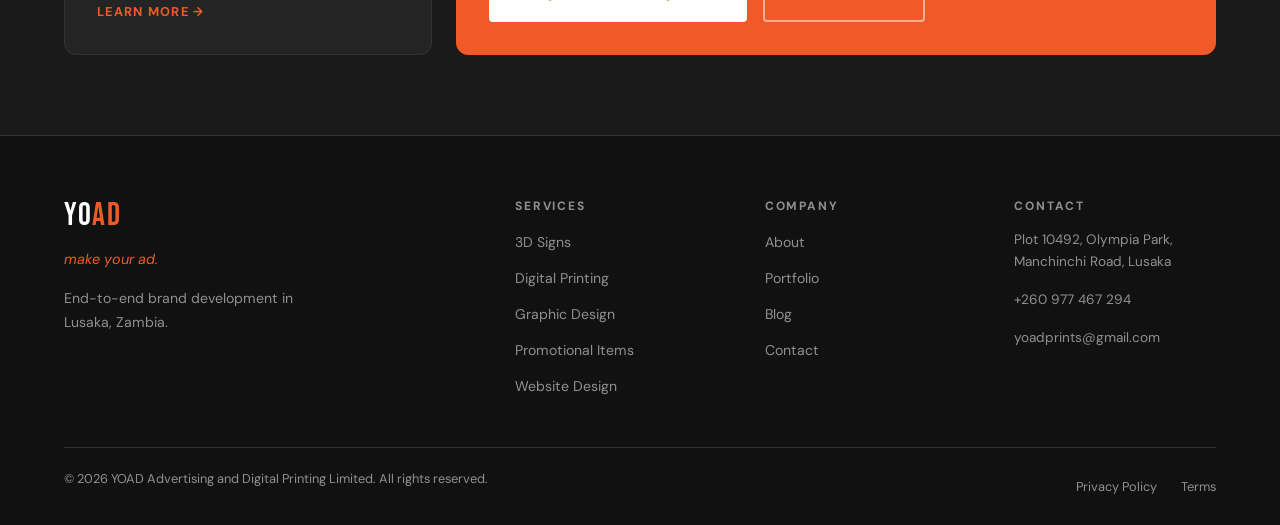
<file: services/index.html>
<!DOCTYPE html>
<html lang="en">
<head>
  <meta charset="UTF-8" />
  <meta name="viewport" content="width=device-width, initial-scale=1.0" />
  <title>Services | YOAD Advertising & Digital Printing | Lusaka, Zambia</title>
  <meta name="description" content="Explore YOAD's full range of services: 3D Signs, Digital Printing, Graphic Design, Promotional Items, Wall Framing, Video & Photography, and Website Design." />
  <link rel="canonical" href="https://yoad.co.zm/services/" />
  <link rel="preconnect" href="https://fonts.googleapis.com" />
  <link rel="preconnect" href="https://fonts.gstatic.com" crossorigin />
  <link href="https://fonts.googleapis.com/css2?family=Bebas+Neue&family=DM+Sans:ital,opsz,wght@0,9..40,300;0,9..40,400;0,9..40,500;0,9..40,700&display=swap" rel="stylesheet" />
  <link rel="stylesheet" href="../css/styles.css" />
</head>
<body>
  <a class="skip-link" href="#main-content">Skip to main content</a>
  <header role="banner">
    <nav class="navbar" aria-label="Main navigation">
      <div class="container navbar__inner">
        <a href="../index.html" class="navbar__logo" aria-label="YOAD home">
          <span class="navbar__logo-name">YO<span>AD</span></span>
          <span class="navbar__logo-sub">Advertising &amp; Digital Printing</span>
        </a>
        <ul class="navbar__nav" role="list">
          <li><a href="../index.html">Home</a></li><li><a href="../about.html">About</a></li>
          <li class="nav-dropdown"><a href="index.html" class="nav-dropdown__trigger active">Services ▾</a>
            <ul class="nav-dropdown__menu" role="list">
              <li><a href="3d-signs.html">3D &amp; Indoor/Outdoor Signs</a></li>
              <li><a href="digital-printing.html">Digital Printing</a></li>
              <li><a href="graphic-design.html">Graphic Design</a></li>
              <li><a href="promotional-items.html">Promotional Items</a></li>
              <li><a href="wall-framing.html">Wall Framing</a></li>
              <li><a href="video-photography.html">Video &amp; Photography</a></li>
              <li><a href="website-design.html">Website Design</a></li>
            </ul>
          </li>
          <li><a href="../portfolio.html">Portfolio</a></li>
          <li><a href="../blog/index.html">Blog</a></li>
          <li><a href="../contact.html">Contact</a></li>
        </ul>
        <div class="navbar__cta"><button class="btn btn-primary btn-sm" data-modal-open>Request a Quote</button></div>
        <button class="navbar__hamburger" aria-label="Open menu" aria-expanded="false"><span></span><span></span><span></span></button>
      </div>
    </nav>
    <nav class="navbar__mobile" aria-label="Mobile navigation">
      <p class="sub-label">Pages</p>
      <a href="../index.html">Home</a><a href="../about.html">About</a>
      <a href="index.html">Services</a><a href="../portfolio.html">Portfolio</a>
      <a href="../blog/index.html">Blog</a><a href="../contact.html">Contact</a>
      <p class="sub-label">Contact</p>
      <a href="tel:+260977467294">+260 977 467 294</a>
      <a href="mailto:yoadprints@gmail.com">yoadprints@gmail.com</a>
    </nav>
  </header>

  <main id="main-content">
    <section class="page-hero">
      <div class="container page-hero__content">
        <nav class="breadcrumb" aria-label="Breadcrumb">
          <a href="../index.html">Home</a><span>›</span><span class="current">Services</span>
        </nav>
        <p class="section-label anim-fade-up">What We Offer</p>
        <h1 class="anim-fade-up anim-delay-1">Our Services</h1>
        <p class="lead anim-fade-up anim-delay-2">Complete brand development solutions — from design and signage to printing, promotional items, and beyond.</p>
      </div>
    </section>

    <section class="section">
      <div class="container">
        <div class="grid-3">

          <article class="service-card" data-reveal>
            <div class="service-card__num" aria-hidden="true">01</div>
            <div class="service-card__icon" aria-hidden="true">🔠</div>
            <h3>3D Signs &amp; Signage</h3>
            <p>WOW-factor 3D and 2D backlit signs, monument signs, reception signs, directional signs, safety and traffic signs, and complete indoor &amp; outdoor branding.</p>
            <a href="3d-signs.html" class="service-card__link">Learn More →</a>
          </article>

          <article class="service-card" data-reveal data-reveal-delay="1">
            <div class="service-card__num" aria-hidden="true">02</div>
            <div class="service-card__icon" aria-hidden="true">🖨️</div>
            <h3>Digital Printing</h3>
            <p>State-of-the-art digital and offset printing for catalogs, packaging, brochures, stationery, magazines, banners, standees, vehicle branding, flex print, and vinyl print.</p>
            <a href="digital-printing.html" class="service-card__link">Learn More →</a>
          </article>

          <article class="service-card" data-reveal data-reveal-delay="2">
            <div class="service-card__num" aria-hidden="true">03</div>
            <div class="service-card__icon" aria-hidden="true">🎨</div>
            <h3>Graphic Design</h3>
            <p>Logos, branding, corporate identity, packaging designs, SMM designs, marketing collateral, advertisement designs, exhibition stall designs, and interior design concepts.</p>
            <a href="graphic-design.html" class="service-card__link">Learn More →</a>
          </article>

          <article class="service-card" data-reveal>
            <div class="service-card__num" aria-hidden="true">04</div>
            <div class="service-card__icon" aria-hidden="true">🎁</div>
            <h3>Promotional Items</h3>
            <p>Branded pens, shields/awards, key chains, T-shirt printing, customized gifts, wallets, goodie bags, diaries, mouse pads, desktop items, mugs, wall clocks, USB drives, and powerbanks.</p>
            <a href="promotional-items.html" class="service-card__link">Learn More →</a>
          </article>

          <article class="service-card" data-reveal data-reveal-delay="1">
            <div class="service-card__num" aria-hidden="true">05</div>
            <div class="service-card__icon" aria-hidden="true">🖼️</div>
            <h3>Wall Framing</h3>
            <p>Transform any space with acrylic frames, canvas printing, picture frames, monograms, office frosting, and custom wallpaper — define the mood of any room.</p>
            <a href="wall-framing.html" class="service-card__link">Learn More →</a>
          </article>

          <article class="service-card" data-reveal data-reveal-delay="2">
            <div class="service-card__num" aria-hidden="true">06</div>
            <div class="service-card__icon" aria-hidden="true">📷</div>
            <h3>Video &amp; Photography</h3>
            <p>Film and web videos, corporate videos, infomercials, concept development, content writing, still photography, and corporate event photography.</p>
            <a href="video-photography.html" class="service-card__link">Learn More →</a>
          </article>

          <article class="service-card" data-reveal>
            <div class="service-card__num" aria-hidden="true">07</div>
            <div class="service-card__icon" aria-hidden="true">💻</div>
            <h3>Website Design &amp; Development</h3>
            <p>Business, e-commerce, educational, and personal websites. WordPress, HTML/CSS, PHP — responsive design that matches your corporate identity and drives results.</p>
            <a href="website-design.html" class="service-card__link">Learn More →</a>
          </article>

          <!-- Quote CTA -->
          <article class="service-card" data-reveal data-reveal-delay="1" style="background:var(--orange); border-color:var(--orange); grid-column: span 2;">
            <h3 style="color:#fff; font-size:clamp(1.5rem,3vw,2.5rem);">Not sure which service fits your needs?</h3>
            <p style="color:rgba(255,255,255,0.85);">Our team will listen to your goals and recommend the most effective solution for your budget and timeline — no obligation.</p>
            <div style="display:flex; gap:1rem; flex-wrap:wrap; margin-top:1.5rem;">
              <button class="btn" style="background:#fff; color:var(--orange);" data-modal-open>Request a Free Quote</button>
              <a href="../contact.html" class="btn" style="border:2px solid rgba(255,255,255,0.5); color:#fff;">Talk to Us</a>
            </div>
          </article>

        </div>
      </div>
    </section>
  </main>

  <footer class="footer" role="contentinfo">
    <div class="container">
      <div class="footer__grid">
        <div class="footer__brand">
          <p class="footer__brand-name">YO<span>AD</span></p>
          <p class="footer__tagline">make your ad.</p>
          <p class="footer__desc">End-to-end brand development in Lusaka, Zambia.</p>
        </div>
        <div class="footer__col"><h4>Services</h4><ul role="list">
          <li><a href="3d-signs.html">3D Signs</a></li>
          <li><a href="digital-printing.html">Digital Printing</a></li>
          <li><a href="graphic-design.html">Graphic Design</a></li>
          <li><a href="promotional-items.html">Promotional Items</a></li>
          <li><a href="website-design.html">Website Design</a></li>
        </ul></div>
        <div class="footer__col"><h4>Company</h4><ul role="list">
          <li><a href="../about.html">About</a></li>
          <li><a href="../portfolio.html">Portfolio</a></li>
          <li><a href="../blog/index.html">Blog</a></li>
          <li><a href="../contact.html">Contact</a></li>
        </ul></div>
        <div class="footer__col"><h4>Contact</h4><ul role="list" style="gap:0.75rem;">
          <li style="color:var(--muted); font-size:0.85rem;">Plot 10492, Olympia Park,<br/>Manchinchi Road, Lusaka</li>
          <li><a href="tel:+260977467294" style="color:var(--muted); font-size:0.85rem;">+260 977 467 294</a></li>
          <li><a href="mailto:yoadprints@gmail.com" style="color:var(--muted); font-size:0.85rem;">yoadprints@gmail.com</a></li>
        </ul></div>
      </div>
      <div class="footer__bottom">
        <p>&copy; <span id="year"></span> YOAD Advertising and Digital Printing Limited. All rights reserved.</p>
        <div class="footer__bottom-links"><a href="../privacy.html">Privacy Policy</a><a href="../terms.html">Terms</a></div>
      </div>
    </div>
  </footer>

  <div class="modal-overlay" role="dialog" aria-modal="true" aria-labelledby="modal-title" aria-hidden="true">
    <div class="modal">
      <button class="modal__close" data-modal-close aria-label="Close">✕</button>
      <p class="section-label">Get Started</p>
      <h2 id="modal-title">Request a Quote</h2>
      <form name="quote-request" netlify netlify-honeypot="bot-field" hidden>
        <input name="name" /><input name="email" /><input name="service" /><textarea name="message"></textarea>
      </form>
      <form data-netlify-form action="/" method="POST">
        <input type="hidden" name="form-name" value="quote-request" />
        <div class="honeypot" aria-hidden="true"><label>Don't fill: <input name="bot-field" tabindex="-1" /></label></div>
        <div class="form-row">
          <div class="form-group"><label class="form-label" for="q-name">Name *</label><input class="form-control" type="text" id="q-name" name="name" required /></div>
          <div class="form-group"><label class="form-label" for="q-email">Email *</label><input class="form-control" type="email" id="q-email" name="email" required /></div>
        </div>
        <div class="form-group"><label class="form-label" for="q-service">Service *</label>
          <select class="form-control" id="q-service" name="service" required>
            <option value="">Select…</option>
            <option>3D Signs</option><option>Digital Printing</option>
            <option>Graphic Design</option><option>Promotional Items</option>
            <option>Wall Framing</option><option>Video &amp; Photography</option>
            <option>Website Design</option><option>Multiple / Not sure</option>
          </select>
        </div>
        <div class="form-group"><label class="form-label" for="q-msg">Project Details *</label><textarea class="form-control" id="q-msg" name="message" required></textarea></div>
        <button type="submit" class="btn btn-primary" style="width:100%;">Send Request →</button>
      </form>
      <div class="form-success" role="alert"><p style="font-size:2rem;">✅</p><h3>Sent!</h3><p>We'll respond within one business day.</p></div>
    </div>
  </div>
  <a class="phone-cta-bar" href="tel:+260977467294" aria-label="Call YOAD">📞 +260 977 467 294</a>
  <script>document.getElementById('year').textContent = new Date().getFullYear();</script>
  <script src="../js/main.js" defer></script>
</body>
</html>
</file>
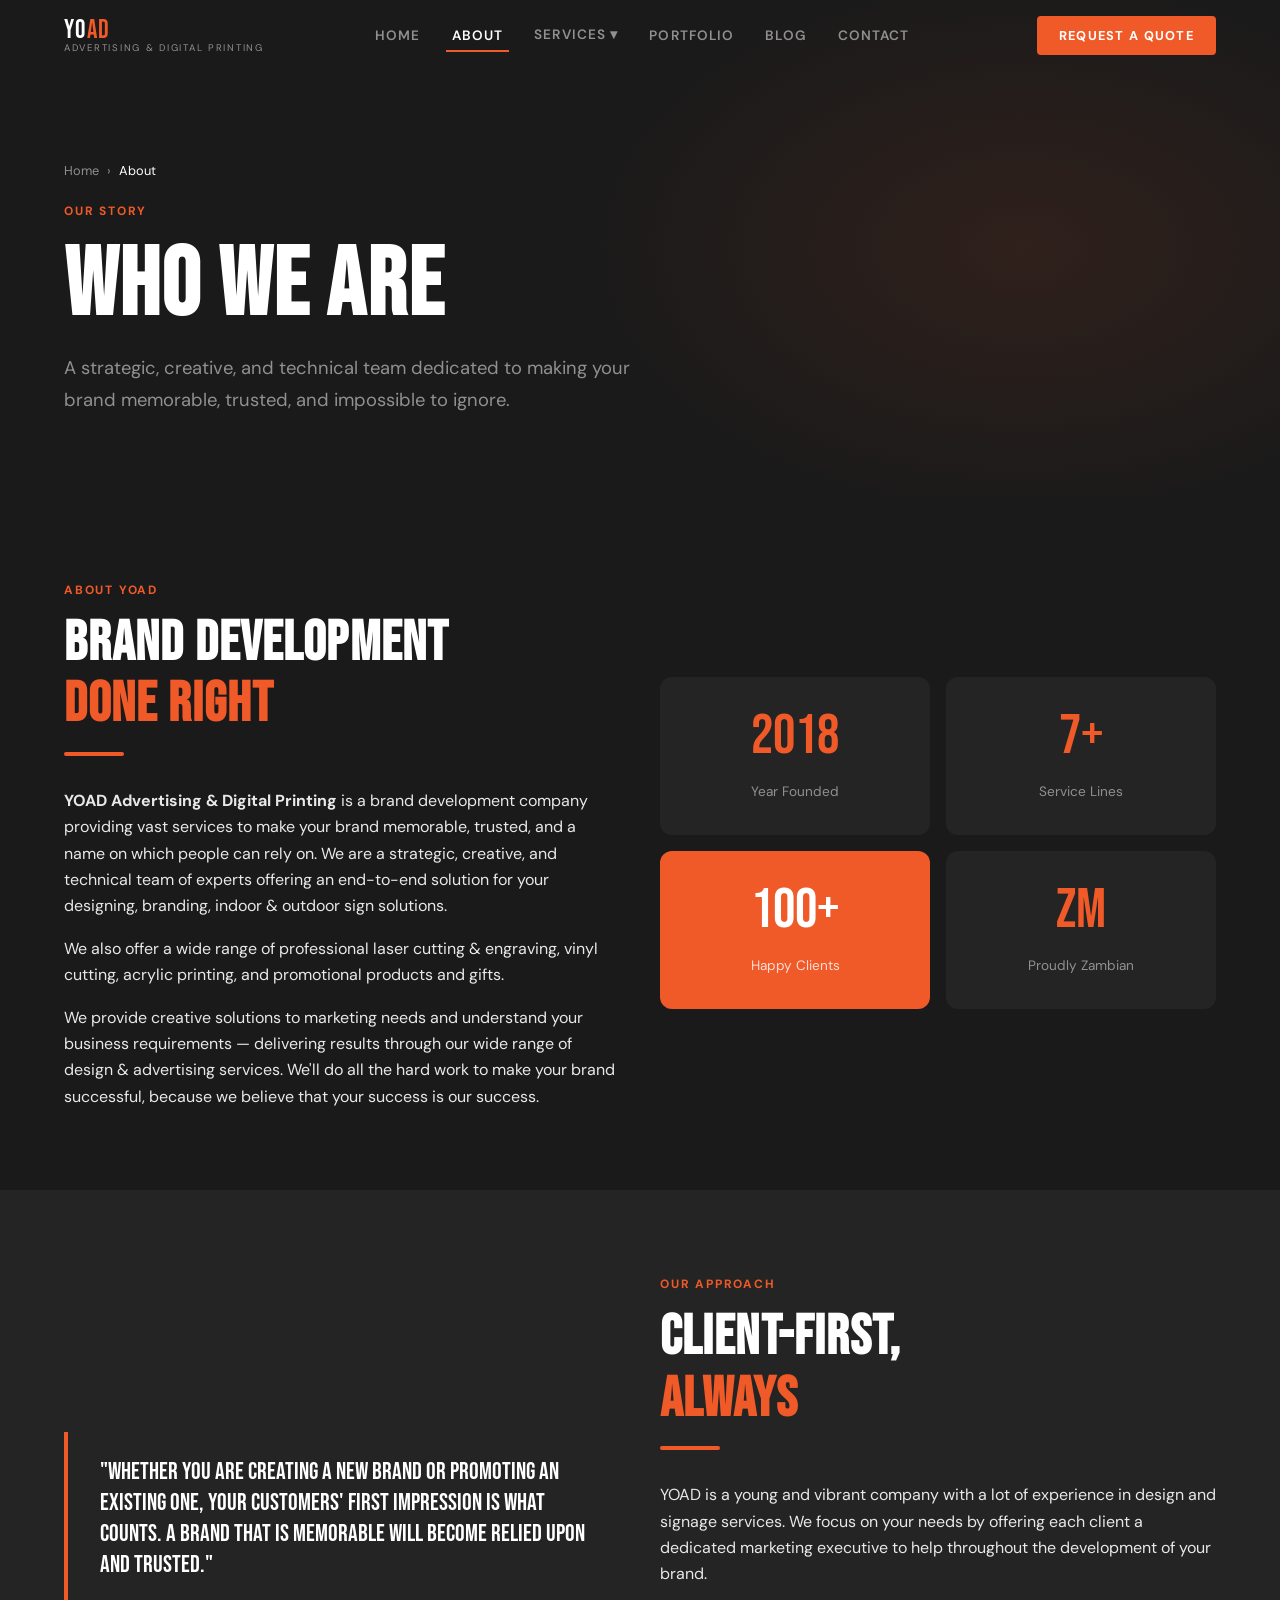
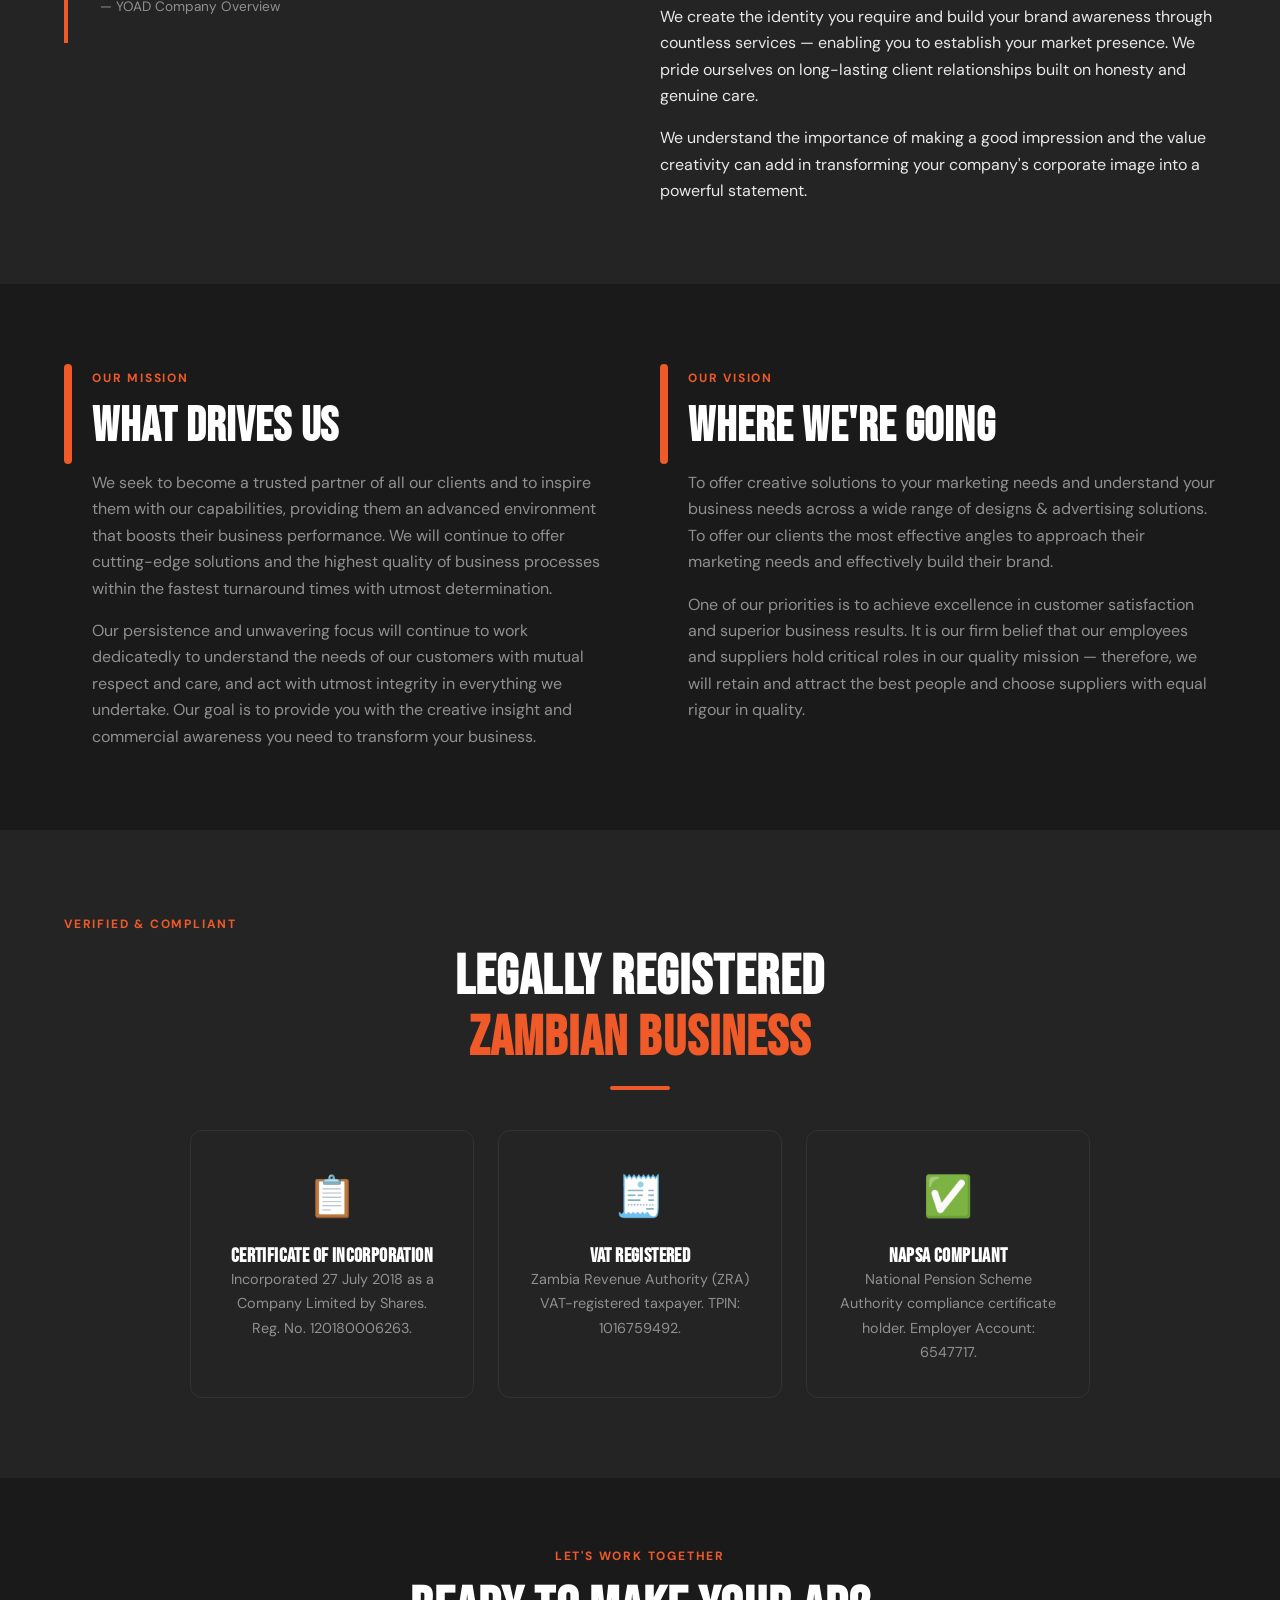
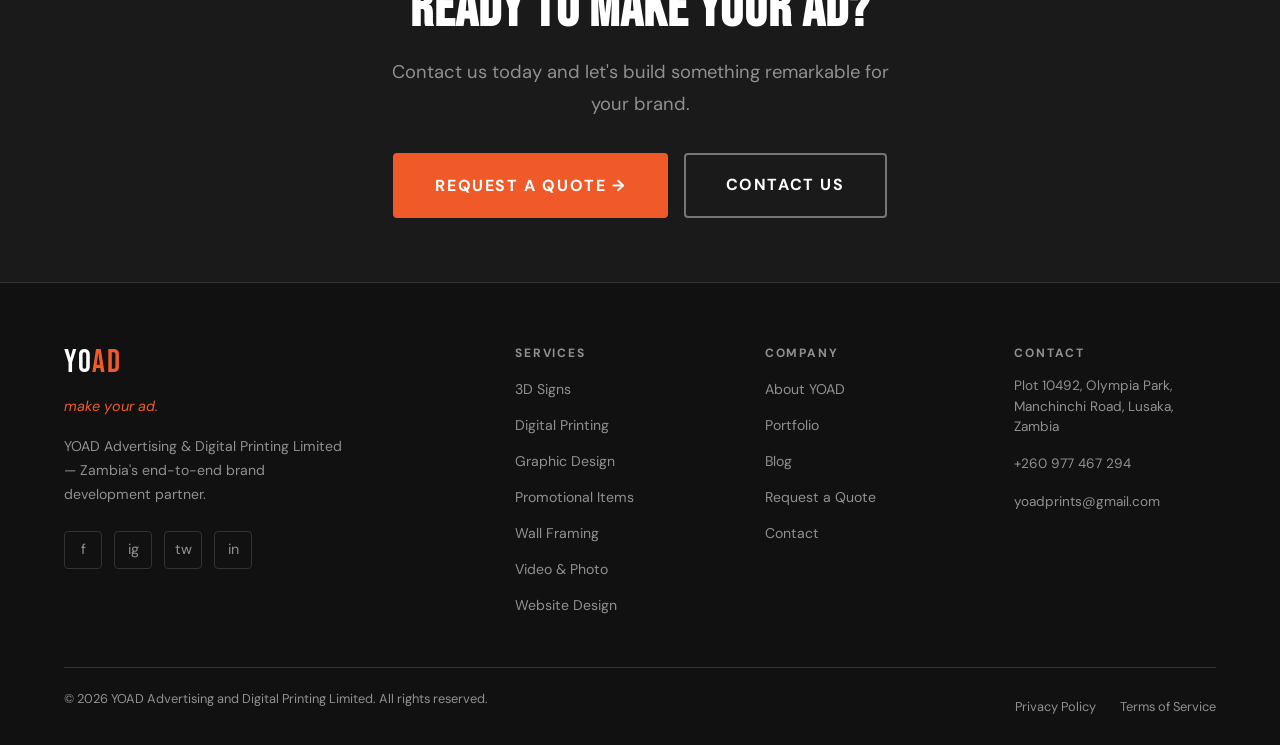
<file: about.html>
<!DOCTYPE html>
<html lang="en">
<head>
  <meta charset="UTF-8" />
  <meta name="viewport" content="width=device-width, initial-scale=1.0" />
  <title>About YOAD | Advertising & Digital Printing | Lusaka, Zambia</title>
  <meta name="description" content="Learn about YOAD Advertising & Digital Printing — a young, vibrant Zambian brand development company with a mission to make your brand memorable and trusted." />
  <link rel="canonical" href="https://yoad.co.zm/about.html" />
  <link rel="preconnect" href="https://fonts.googleapis.com" />
  <link rel="preconnect" href="https://fonts.gstatic.com" crossorigin />
  <link href="https://fonts.googleapis.com/css2?family=Bebas+Neue&family=DM+Sans:ital,opsz,wght@0,9..40,300;0,9..40,400;0,9..40,500;0,9..40,700;1,9..40,400&display=swap" rel="stylesheet" />
  <link rel="stylesheet" href="css/styles.css" />
</head>
<body>

  <a class="skip-link" href="#main-content">Skip to main content</a>

  <header role="banner">
    <nav class="navbar" aria-label="Main navigation">
      <div class="container navbar__inner">
        <a href="index.html" class="navbar__logo" aria-label="YOAD home">
          <span class="navbar__logo-name">YO<span>AD</span></span>
          <span class="navbar__logo-sub">Advertising &amp; Digital Printing</span>
        </a>
        <ul class="navbar__nav" role="list">
          <li><a href="index.html">Home</a></li>
          <li><a href="about.html" class="active">About</a></li>
          <li class="nav-dropdown">
            <a href="services/index.html" class="nav-dropdown__trigger">Services ▾</a>
            <ul class="nav-dropdown__menu" role="list">
              <li><a href="services/3d-signs.html">3D &amp; Indoor/Outdoor Signs</a></li>
              <li><a href="services/digital-printing.html">Digital Printing</a></li>
              <li><a href="services/graphic-design.html">Graphic Design</a></li>
              <li><a href="services/promotional-items.html">Promotional Items</a></li>
              <li><a href="services/wall-framing.html">Wall Framing</a></li>
              <li><a href="services/video-photography.html">Video &amp; Photography</a></li>
              <li><a href="services/website-design.html">Website Design</a></li>
            </ul>
          </li>
          <li><a href="portfolio.html">Portfolio</a></li>
          <li><a href="blog/index.html">Blog</a></li>
          <li><a href="contact.html">Contact</a></li>
        </ul>
        <div class="navbar__cta">
          <button class="btn btn-primary btn-sm" data-modal-open>Request a Quote</button>
        </div>
        <button class="navbar__hamburger" aria-label="Open menu" aria-expanded="false">
          <span></span><span></span><span></span>
        </button>
      </div>
    </nav>
    <nav class="navbar__mobile" aria-label="Mobile navigation">
      <p class="sub-label">Pages</p>
      <a href="index.html">Home</a><a href="about.html">About</a>
      <a href="services/index.html">Services</a><a href="portfolio.html">Portfolio</a>
      <a href="blog/index.html">Blog</a><a href="contact.html">Contact</a>
      <p class="sub-label">Contact</p>
      <a href="tel:+260977467294">+260 977 467 294</a>
      <a href="mailto:yoadprints@gmail.com">yoadprints@gmail.com</a>
    </nav>
  </header>

  <main id="main-content">

    <!-- Page Hero -->
    <section class="page-hero" aria-label="About page hero">
      <div class="container page-hero__content">
        <nav class="breadcrumb" aria-label="Breadcrumb">
          <a href="index.html">Home</a>
          <span aria-hidden="true">›</span>
          <span class="current">About</span>
        </nav>
        <p class="section-label anim-fade-up">Our Story</p>
        <h1 class="anim-fade-up anim-delay-1">Who We Are</h1>
        <p class="lead anim-fade-up anim-delay-2">
          A strategic, creative, and technical team dedicated to making your brand memorable, trusted, and impossible to ignore.
        </p>
      </div>
    </section>

    <!-- WHO WE ARE -->
    <section class="section" aria-labelledby="who-heading">
      <div class="container">
        <div class="grid-2 gap-lg" style="align-items:center;">
          <div>
            <p class="section-label" data-reveal>About YOAD</p>
            <h2 id="who-heading" data-reveal data-reveal-delay="1">Brand Development<br/><span class="text-orange">Done Right</span></h2>
            <div class="accent-line" data-reveal data-reveal-delay="2"></div>
            <p data-reveal data-reveal-delay="2">
              <strong>YOAD Advertising &amp; Digital Printing</strong> is a brand development company providing vast services to make your brand memorable, trusted, and a name on which people can rely on. We are a strategic, creative, and technical team of experts offering an end-to-end solution for your designing, branding, indoor &amp; outdoor sign solutions.
            </p>
            <p data-reveal data-reveal-delay="3">
              We also offer a wide range of professional laser cutting &amp; engraving, vinyl cutting, acrylic printing, and promotional products and gifts.
            </p>
            <p data-reveal data-reveal-delay="3">
              We provide creative solutions to marketing needs and understand your business requirements — delivering results through our wide range of design &amp; advertising services. We'll do all the hard work to make your brand successful, because we believe that your success is our success.
            </p>
          </div>

          <div data-reveal data-reveal-delay="2" style="display:grid; grid-template-columns:1fr 1fr; gap:1rem;">
            <div style="background:var(--graphite); border-radius:var(--radius-lg); padding:2rem; text-align:center;">
              <p style="font-family:var(--font-display); font-size:3.5rem; color:var(--orange); line-height:1;">2018</p>
              <p style="font-size:0.85rem; color:var(--muted);">Year Founded</p>
            </div>
            <div style="background:var(--graphite); border-radius:var(--radius-lg); padding:2rem; text-align:center;">
              <p style="font-family:var(--font-display); font-size:3.5rem; color:var(--orange); line-height:1;">7+</p>
              <p style="font-size:0.85rem; color:var(--muted);">Service Lines</p>
            </div>
            <div style="background:var(--orange); border-radius:var(--radius-lg); padding:2rem; text-align:center;">
              <p style="font-family:var(--font-display); font-size:3.5rem; color:#fff; line-height:1;">100+</p>
              <p style="font-size:0.85rem; color:rgba(255,255,255,0.8);">Happy Clients</p>
            </div>
            <div style="background:var(--graphite); border-radius:var(--radius-lg); padding:2rem; text-align:center;">
              <p style="font-family:var(--font-display); font-size:3.5rem; color:var(--orange); line-height:1;">ZM</p>
              <p style="font-size:0.85rem; color:var(--muted);">Proudly Zambian</p>
            </div>
          </div>
        </div>
      </div>
    </section>

    <!-- OVERVIEW -->
    <section class="section section--graphite" aria-labelledby="overview-heading">
      <div class="container">
        <div class="grid-2 gap-lg" style="align-items:center;">
          <div data-reveal>
            <div class="quote-block">
              <p>"Whether you are creating a new brand or promoting an existing one, your customers' first impression is what counts. A brand that is memorable will become relied upon and trusted."</p>
              <cite>— YOAD Company Overview</cite>
            </div>
          </div>
          <div>
            <p class="section-label" data-reveal>Our Approach</p>
            <h2 id="overview-heading" data-reveal data-reveal-delay="1">Client-First,<br/><span class="text-orange">Always</span></h2>
            <div class="accent-line" data-reveal data-reveal-delay="2"></div>
            <p data-reveal data-reveal-delay="2">
              YOAD is a young and vibrant company with a lot of experience in design and signage services. We focus on your needs by offering each client a dedicated marketing executive to help throughout the development of your brand.
            </p>
            <p data-reveal data-reveal-delay="3">
              We create the identity you require and build your brand awareness through countless services — enabling you to establish your market presence. We pride ourselves on long-lasting client relationships built on honesty and genuine care.
            </p>
            <p data-reveal data-reveal-delay="3">
              We understand the importance of making a good impression and the value creativity can add in transforming your company's corporate image into a powerful statement.
            </p>
          </div>
        </div>
      </div>
    </section>

    <!-- MISSION & VISION -->
    <section class="section" aria-label="Mission and Vision">
      <div class="container">
        <div class="grid-2 gap-lg">
          <div data-reveal>
            <div style="display:flex; align-items:flex-start; gap:1.25rem;">
              <div style="width:8px; min-height:100px; background:var(--orange); border-radius:4px; flex-shrink:0;"></div>
              <div>
                <p class="section-label">Our Mission</p>
                <h2 style="font-size:clamp(2rem,4vw,3rem); margin-bottom:1rem;">What Drives Us</h2>
                <p class="text-muted">
                  We seek to become a trusted partner of all our clients and to inspire them with our capabilities, providing them an advanced environment that boosts their business performance. We will continue to offer cutting-edge solutions and the highest quality of business processes within the fastest turnaround times with utmost determination.
                </p>
                <p class="text-muted">
                  Our persistence and unwavering focus will continue to work dedicatedly to understand the needs of our customers with mutual respect and care, and act with utmost integrity in everything we undertake. Our goal is to provide you with the creative insight and commercial awareness you need to transform your business.
                </p>
              </div>
            </div>
          </div>

          <div data-reveal data-reveal-delay="2">
            <div style="display:flex; align-items:flex-start; gap:1.25rem;">
              <div style="width:8px; min-height:100px; background:var(--orange); border-radius:4px; flex-shrink:0;"></div>
              <div>
                <p class="section-label">Our Vision</p>
                <h2 style="font-size:clamp(2rem,4vw,3rem); margin-bottom:1rem;">Where We're Going</h2>
                <p class="text-muted">
                  To offer creative solutions to your marketing needs and understand your business needs across a wide range of designs &amp; advertising solutions. To offer our clients the most effective angles to approach their marketing needs and effectively build their brand.
                </p>
                <p class="text-muted">
                  One of our priorities is to achieve excellence in customer satisfaction and superior business results. It is our firm belief that our employees and suppliers hold critical roles in our quality mission — therefore, we will retain and attract the best people and choose suppliers with equal rigour in quality.
                </p>
              </div>
            </div>
          </div>
        </div>
      </div>
    </section>

    <!-- CREDENTIALS -->
    <section class="section section--graphite" aria-labelledby="credentials-heading">
      <div class="container">
        <p class="section-label text-center" data-reveal>Verified &amp; Compliant</p>
        <h2 id="credentials-heading" class="text-center" data-reveal data-reveal-delay="1">Legally Registered<br/><span class="text-orange">Zambian Business</span></h2>
        <div class="accent-line" data-reveal data-reveal-delay="2" style="margin:1rem auto 2rem;"></div>

        <div class="grid-3" style="margin-top:2.5rem; max-width:900px; margin-left:auto; margin-right:auto;">
          <div class="service-card text-center" data-reveal>
            <div style="font-size:2.5rem; margin-bottom:1rem;">📋</div>
            <h4>Certificate of Incorporation</h4>
            <p>Incorporated 27 July 2018 as a Company Limited by Shares. Reg. No. 120180006263.</p>
          </div>
          <div class="service-card text-center" data-reveal data-reveal-delay="1">
            <div style="font-size:2.5rem; margin-bottom:1rem;">🧾</div>
            <h4>VAT Registered</h4>
            <p>Zambia Revenue Authority (ZRA) VAT-registered taxpayer. TPIN: 1016759492.</p>
          </div>
          <div class="service-card text-center" data-reveal data-reveal-delay="2">
            <div style="font-size:2.5rem; margin-bottom:1rem;">✅</div>
            <h4>NAPSA Compliant</h4>
            <p>National Pension Scheme Authority compliance certificate holder. Employer Account: 6547717.</p>
          </div>
        </div>
      </div>
    </section>

    <!-- CTA -->
    <section class="section" style="padding:4rem 0;">
      <div class="container text-center">
        <p class="section-label" data-reveal>Let's Work Together</p>
        <h2 data-reveal data-reveal-delay="1">Ready to Make Your Ad?</h2>
        <p class="lead" data-reveal data-reveal-delay="2" style="margin:1rem auto 2rem; max-width:500px;">
          Contact us today and let's build something remarkable for your brand.
        </p>
        <div style="display:flex; gap:1rem; justify-content:center; flex-wrap:wrap;" data-reveal data-reveal-delay="3">
          <button class="btn btn-primary btn-lg" data-modal-open>Request a Quote →</button>
          <a href="contact.html" class="btn btn-outline btn-lg">Contact Us</a>
        </div>
      </div>
    </section>

  </main>

  <footer class="footer" role="contentinfo">
    <div class="container">
      <div class="footer__grid">
        <div class="footer__brand">
          <p class="footer__brand-name">YO<span>AD</span></p>
          <p class="footer__tagline">make your ad.</p>
          <p class="footer__desc">YOAD Advertising &amp; Digital Printing Limited — Zambia's end-to-end brand development partner.</p>
          <div class="footer__social">
            <a href="https://facebook.com/yoadprints" aria-label="Facebook" target="_blank" rel="noopener">f</a>
            <a href="https://instagram.com/yoadprints" aria-label="Instagram" target="_blank" rel="noopener">ig</a>
            <a href="https://twitter.com/yoadprints" aria-label="Twitter" target="_blank" rel="noopener">tw</a>
            <a href="https://linkedin.com/company/yoad-advertising" aria-label="LinkedIn" target="_blank" rel="noopener">in</a>
          </div>
        </div>
        <div class="footer__col"><h4>Services</h4><ul role="list">
          <li><a href="services/3d-signs.html">3D Signs</a></li>
          <li><a href="services/digital-printing.html">Digital Printing</a></li>
          <li><a href="services/graphic-design.html">Graphic Design</a></li>
          <li><a href="services/promotional-items.html">Promotional Items</a></li>
          <li><a href="services/wall-framing.html">Wall Framing</a></li>
          <li><a href="services/video-photography.html">Video &amp; Photo</a></li>
          <li><a href="services/website-design.html">Website Design</a></li>
        </ul></div>
        <div class="footer__col"><h4>Company</h4><ul role="list">
          <li><a href="about.html">About YOAD</a></li>
          <li><a href="portfolio.html">Portfolio</a></li>
          <li><a href="blog/index.html">Blog</a></li>
          <li><a href="quote.html">Request a Quote</a></li>
          <li><a href="contact.html">Contact</a></li>
        </ul></div>
        <div class="footer__col"><h4>Contact</h4><ul role="list" style="gap:0.75rem;">
          <li style="color:var(--muted); font-size:0.85rem; line-height:1.5;">Plot 10492, Olympia Park,<br/>Manchinchi Road, Lusaka, Zambia</li>
          <li><a href="tel:+260977467294" style="color:var(--muted); font-size:0.85rem;">+260 977 467 294</a></li>
          <li><a href="mailto:yoadprints@gmail.com" style="color:var(--muted); font-size:0.85rem;">yoadprints@gmail.com</a></li>
        </ul></div>
      </div>
      <div class="footer__bottom">
        <p>&copy; <span id="year"></span> YOAD Advertising and Digital Printing Limited. All rights reserved.</p>
        <div class="footer__bottom-links">
          <a href="privacy.html">Privacy Policy</a>
          <a href="terms.html">Terms of Service</a>
        </div>
      </div>
    </div>
  </footer>

  <!-- Quote Modal -->
  <div class="modal-overlay" role="dialog" aria-modal="true" aria-labelledby="modal-title" aria-hidden="true">
    <div class="modal">
      <button class="modal__close" data-modal-close aria-label="Close">✕</button>
      <p class="section-label">Get Started</p>
      <h2 id="modal-title">Request a Quote</h2>
      <p class="lead">Tell us about your project.</p>
      <form name="quote-request" netlify netlify-honeypot="bot-field" hidden>
        <input name="name" /><input name="email" /><input name="service" /><textarea name="message"></textarea>
      </form>
      <form data-netlify-form action="/" method="POST">
        <input type="hidden" name="form-name" value="quote-request" />
        <div class="honeypot" aria-hidden="true"><label>Don't fill this out: <input name="bot-field" tabindex="-1" /></label></div>
        <div class="form-row">
          <div class="form-group"><label class="form-label" for="q-name">Full Name *</label><input class="form-control" type="text" id="q-name" name="name" required placeholder="Your name" /></div>
          <div class="form-group"><label class="form-label" for="q-email">Email *</label><input class="form-control" type="email" id="q-email" name="email" required placeholder="you@company.com" /></div>
        </div>
        <div class="form-group"><label class="form-label" for="q-service">Service Needed *</label>
          <select class="form-control" id="q-service" name="service" required>
            <option value="">Select a service…</option>
            <option>3D Signs &amp; Signage</option><option>Digital Printing</option>
            <option>Graphic Design</option><option>Promotional Items</option>
            <option>Wall Framing</option><option>Video &amp; Photography</option>
            <option>Website Design &amp; Development</option><option>Multiple Services</option>
          </select>
        </div>
        <div class="form-group"><label class="form-label" for="q-message">Project Details *</label><textarea class="form-control" id="q-message" name="message" required placeholder="Describe your project…"></textarea></div>
        <button type="submit" class="btn btn-primary" style="width:100%;">Send Quote Request →</button>
      </form>
      <div class="form-success" role="alert"><p style="font-size:2rem;">✅</p><h3>Quote request sent!</h3><p>We'll be in touch within one business day.</p></div>
    </div>
  </div>

  <a class="phone-cta-bar" href="tel:+260977467294" aria-label="Call YOAD">📞 Call Us: +260 977 467 294</a>
  <script>document.getElementById('year').textContent = new Date().getFullYear();</script>
  <script src="js/main.js" defer></script>
</body>
</html>
</file>
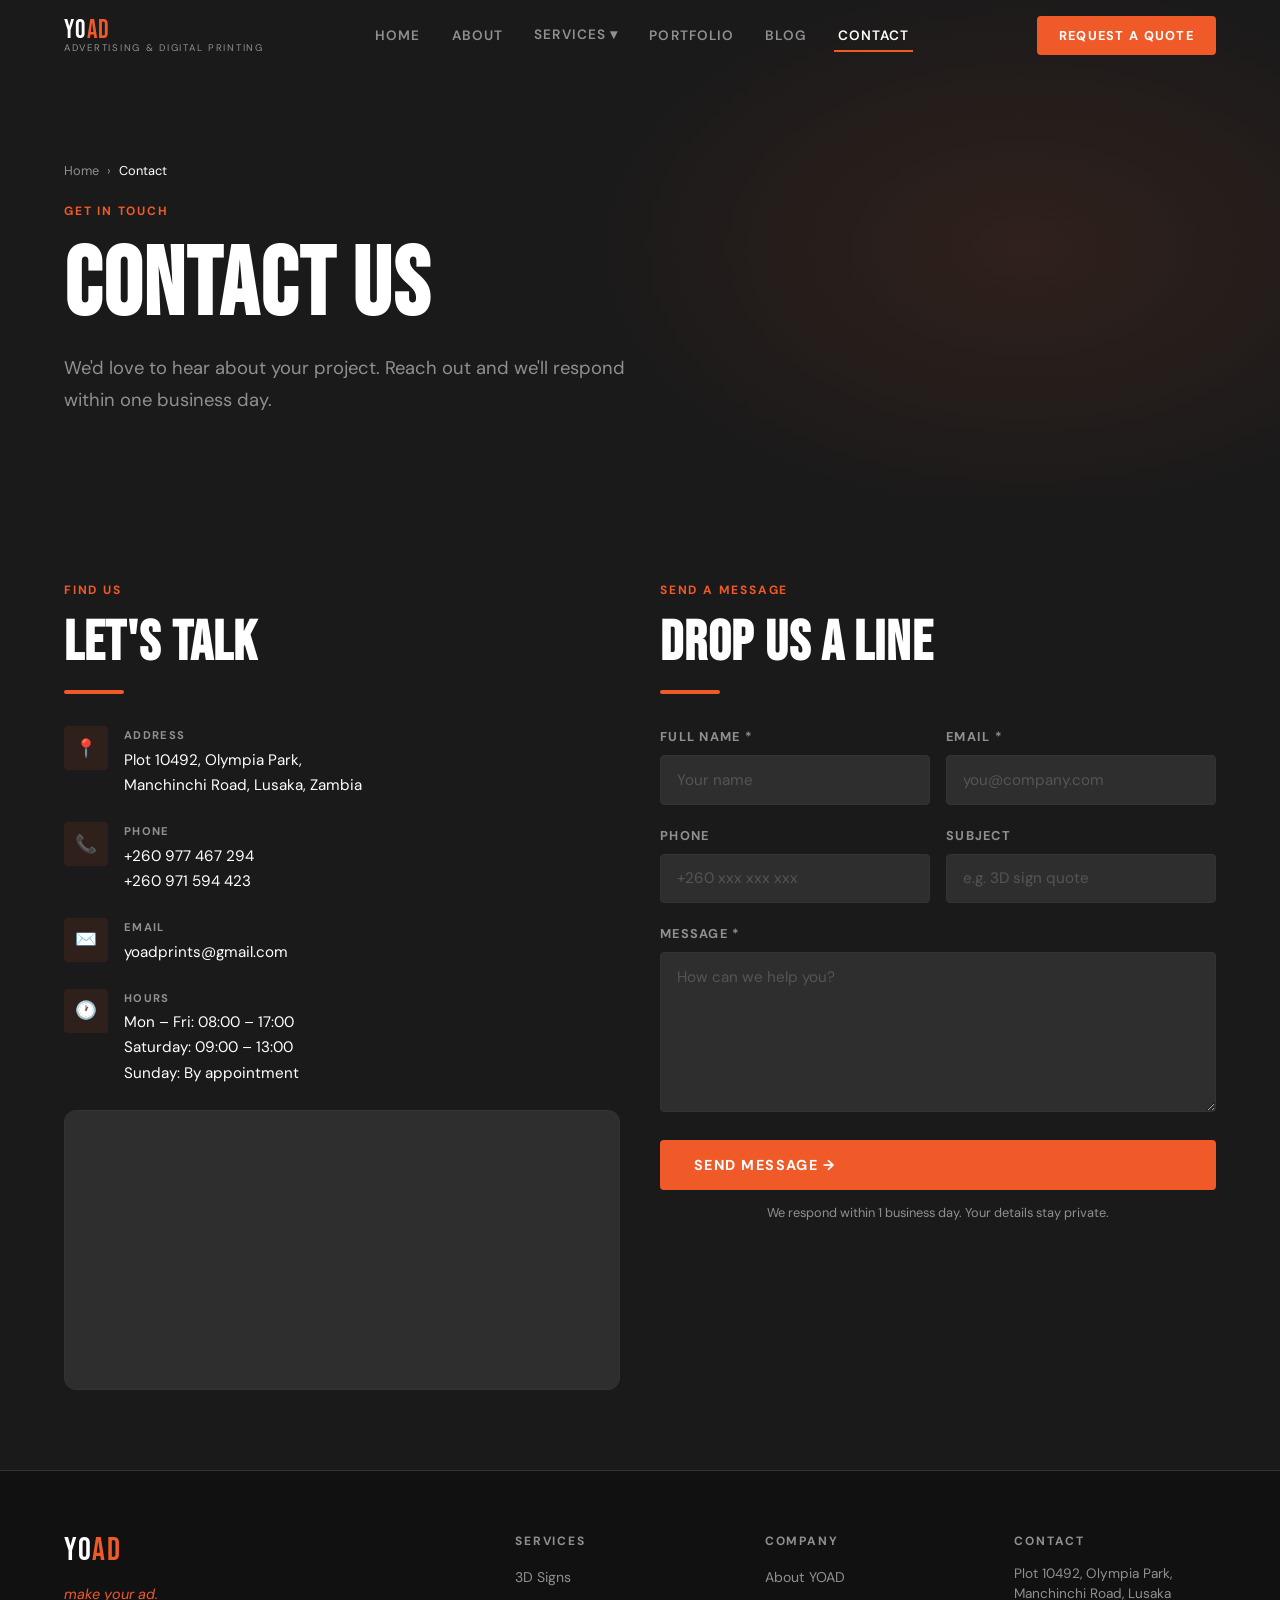
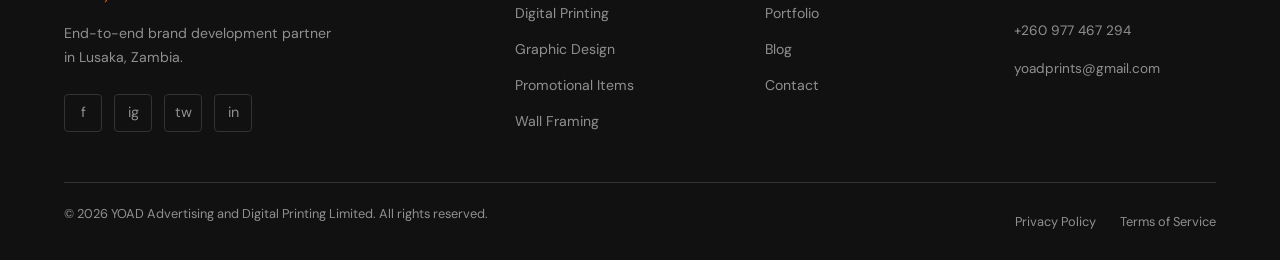
<file: contact.html>
<!DOCTYPE html>
<html lang="en">
<head>
  <meta charset="UTF-8" />
  <meta name="viewport" content="width=device-width, initial-scale=1.0" />
  <title>Contact YOAD | Advertising & Digital Printing | Lusaka</title>
  <meta name="description" content="Get in touch with YOAD Advertising & Digital Printing. Visit us at Plot 10492, Olympia Park, Manchinchi Road, Lusaka or call +260 977 467 294." />
  <link rel="canonical" href="https://yoad.co.zm/contact.html" />
  <link rel="preconnect" href="https://fonts.googleapis.com" />
  <link rel="preconnect" href="https://fonts.gstatic.com" crossorigin />
  <link href="https://fonts.googleapis.com/css2?family=Bebas+Neue&family=DM+Sans:ital,opsz,wght@0,9..40,300;0,9..40,400;0,9..40,500;0,9..40,700&display=swap" rel="stylesheet" />
  <link rel="stylesheet" href="css/styles.css" />
</head>
<body>
  <a class="skip-link" href="#main-content">Skip to main content</a>

  <header role="banner">
    <nav class="navbar" aria-label="Main navigation">
      <div class="container navbar__inner">
        <a href="index.html" class="navbar__logo" aria-label="YOAD home">
          <span class="navbar__logo-name">YO<span>AD</span></span>
          <span class="navbar__logo-sub">Advertising &amp; Digital Printing</span>
        </a>
        <ul class="navbar__nav" role="list">
          <li><a href="index.html">Home</a></li><li><a href="about.html">About</a></li>
          <li class="nav-dropdown"><a href="services/index.html" class="nav-dropdown__trigger">Services ▾</a>
            <ul class="nav-dropdown__menu" role="list">
              <li><a href="services/3d-signs.html">3D &amp; Indoor/Outdoor Signs</a></li>
              <li><a href="services/digital-printing.html">Digital Printing</a></li>
              <li><a href="services/graphic-design.html">Graphic Design</a></li>
              <li><a href="services/promotional-items.html">Promotional Items</a></li>
              <li><a href="services/wall-framing.html">Wall Framing</a></li>
              <li><a href="services/video-photography.html">Video &amp; Photography</a></li>
              <li><a href="services/website-design.html">Website Design</a></li>
            </ul>
          </li>
          <li><a href="portfolio.html">Portfolio</a></li>
          <li><a href="blog/index.html">Blog</a></li>
          <li><a href="contact.html" class="active">Contact</a></li>
        </ul>
        <div class="navbar__cta"><button class="btn btn-primary btn-sm" data-modal-open>Request a Quote</button></div>
        <button class="navbar__hamburger" aria-label="Open menu" aria-expanded="false"><span></span><span></span><span></span></button>
      </div>
    </nav>
    <nav class="navbar__mobile" aria-label="Mobile navigation">
      <p class="sub-label">Pages</p>
      <a href="index.html">Home</a><a href="about.html">About</a>
      <a href="services/index.html">Services</a><a href="portfolio.html">Portfolio</a>
      <a href="blog/index.html">Blog</a><a href="contact.html">Contact</a>
      <p class="sub-label">Contact</p>
      <a href="tel:+260977467294">+260 977 467 294</a>
      <a href="mailto:yoadprints@gmail.com">yoadprints@gmail.com</a>
    </nav>
  </header>

  <main id="main-content">
    <section class="page-hero" aria-label="Contact page hero">
      <div class="container page-hero__content">
        <nav class="breadcrumb" aria-label="Breadcrumb">
          <a href="index.html">Home</a><span>›</span><span class="current">Contact</span>
        </nav>
        <p class="section-label anim-fade-up">Get In Touch</p>
        <h1 class="anim-fade-up anim-delay-1">Contact Us</h1>
        <p class="lead anim-fade-up anim-delay-2">We'd love to hear about your project. Reach out and we'll respond within one business day.</p>
      </div>
    </section>

    <section class="section" aria-label="Contact details and form">
      <div class="container">
        <div class="grid-2 gap-lg">

          <!-- Contact Info -->
          <div>
            <p class="section-label" data-reveal>Find Us</p>
            <h2 data-reveal data-reveal-delay="1">Let's Talk</h2>
            <div class="accent-line" data-reveal data-reveal-delay="2"></div>

            <div data-reveal data-reveal-delay="2">
              <div class="contact-info-item">
                <div class="contact-info-item__icon" aria-hidden="true">📍</div>
                <div class="contact-info-item__body">
                  <p class="contact-info-item__label">Address</p>
                  <p class="contact-info-item__value">
                    Plot 10492, Olympia Park,<br/>
                    Manchinchi Road, Lusaka, Zambia
                  </p>
                </div>
              </div>

              <div class="contact-info-item">
                <div class="contact-info-item__icon" aria-hidden="true">📞</div>
                <div class="contact-info-item__body">
                  <p class="contact-info-item__label">Phone</p>
                  <p class="contact-info-item__value">
                    <a href="tel:+260977467294">+260 977 467 294</a><br/>
                    <a href="tel:+260971594423">+260 971 594 423</a>
                  </p>
                </div>
              </div>

              <div class="contact-info-item">
                <div class="contact-info-item__icon" aria-hidden="true">✉️</div>
                <div class="contact-info-item__body">
                  <p class="contact-info-item__label">Email</p>
                  <p class="contact-info-item__value">
                    <a href="mailto:yoadprints@gmail.com">yoadprints@gmail.com</a>
                  </p>
                </div>
              </div>

              <div class="contact-info-item">
                <div class="contact-info-item__icon" aria-hidden="true">🕐</div>
                <div class="contact-info-item__body">
                  <p class="contact-info-item__label">Hours</p>
                  <p class="contact-info-item__value">
                    Mon – Fri: 08:00 – 17:00<br/>
                    Saturday: 09:00 – 13:00<br/>
                    Sunday: By appointment
                  </p>
                </div>
              </div>
            </div>

            <!-- Map placeholder -->
            <div class="map-placeholder" data-reveal data-reveal-delay="3" role="img" aria-label="Map showing YOAD location at Plot 10492, Olympia Park, Manchinchi Road, Lusaka">
              <div>
                  <iframe src="https://www.google.com/maps/embed?pb=!1m18!1m12!1m3!1d523.5670866362883!2d28.30201880487437!3d-15.396663930890261!2m3!1f0!2f0!3f0!3m2!1i1024!2i768!4f13.1!3m3!1m2!1s0x19408baf19d7b7ad%3A0xd06967f627c435fb!2sYOAD%20Advertising%20and%20Digital%20Printing!5e1!3m2!1sen!2szm!4v1773148694400!5m2!1sen!2szm" width="525" height="250" style="border:0;" allowfullscreen="" loading="lazy" referrerpolicy="no-referrer-when-downgrade"></iframe>
              </div>
            </div>
          </div>

          <!-- Contact Form -->
          <div>
            <p class="section-label" data-reveal>Send a Message</p>
            <h2 data-reveal data-reveal-delay="1">Drop Us a Line</h2>
            <div class="accent-line" data-reveal data-reveal-delay="2"></div>

            <div data-reveal data-reveal-delay="2">
              <!-- Netlify hidden form for detection -->
              <form name="contact" netlify netlify-honeypot="bot-field" hidden>
                <input name="name" /><input name="email" /><input name="phone" />
                <input name="subject" /><textarea name="message"></textarea>
              </form>

              <form data-netlify-form action="/" method="POST">
                <input type="hidden" name="form-name" value="contact" />
                <div class="honeypot" aria-hidden="true">
                  <label>Don't fill this: <input name="bot-field" tabindex="-1" /></label>
                </div>

                <div class="form-row">
                  <div class="form-group">
                    <label class="form-label" for="c-name">Full Name *</label>
                    <input class="form-control" type="text" id="c-name" name="name" required placeholder="Your name" autocomplete="name" />
                  </div>
                  <div class="form-group">
                    <label class="form-label" for="c-email">Email *</label>
                    <input class="form-control" type="email" id="c-email" name="email" required placeholder="you@company.com" autocomplete="email" />
                  </div>
                </div>

                <div class="form-row">
                  <div class="form-group">
                    <label class="form-label" for="c-phone">Phone</label>
                    <input class="form-control" type="tel" id="c-phone" name="phone" placeholder="+260 xxx xxx xxx" autocomplete="tel" />
                  </div>
                  <div class="form-group">
                    <label class="form-label" for="c-subject">Subject</label>
                    <input class="form-control" type="text" id="c-subject" name="subject" placeholder="e.g. 3D sign quote" />
                  </div>
                </div>

                <div class="form-group">
                  <label class="form-label" for="c-message">Message *</label>
                  <textarea class="form-control" id="c-message" name="message" required placeholder="How can we help you?" style="min-height:160px;"></textarea>
                </div>

                <button type="submit" class="btn btn-primary" style="width:100%;">Send Message →</button>
                <p class="form-note" style="text-align:center; margin-top:0.75rem;">We respond within 1 business day. Your details stay private.</p>
              </form>

              <div class="form-success" role="alert">
                <p style="font-size:2rem; margin-bottom:0.5rem;">✅</p>
                <h3>Message sent!</h3>
                <p>Thank you for reaching out — we'll reply within one business day.</p>
              </div>
            </div>
          </div>

        </div>
      </div>
    </section>
  </main>

  <footer class="footer" role="contentinfo">
    <div class="container">
      <div class="footer__grid">
        <div class="footer__brand">
          <p class="footer__brand-name">YO<span>AD</span></p>
          <p class="footer__tagline">make your ad.</p>
          <p class="footer__desc">End-to-end brand development partner in Lusaka, Zambia.</p>
          <div class="footer__social">
            <a href="https://facebook.com/yoadprints" aria-label="Facebook" target="_blank" rel="noopener">f</a>
            <a href="https://instagram.com/yoadprints" aria-label="Instagram" target="_blank" rel="noopener">ig</a>
            <a href="https://twitter.com/yoadprints" aria-label="Twitter" target="_blank" rel="noopener">tw</a>
            <a href="https://linkedin.com/company/yoad-advertising" aria-label="LinkedIn" target="_blank" rel="noopener">in</a>
          </div>
        </div>
        <div class="footer__col"><h4>Services</h4><ul role="list">
          <li><a href="services/3d-signs.html">3D Signs</a></li>
          <li><a href="services/digital-printing.html">Digital Printing</a></li>
          <li><a href="services/graphic-design.html">Graphic Design</a></li>
          <li><a href="services/promotional-items.html">Promotional Items</a></li>
          <li><a href="services/wall-framing.html">Wall Framing</a></li>
        </ul></div>
        <div class="footer__col"><h4>Company</h4><ul role="list">
          <li><a href="about.html">About YOAD</a></li>
          <li><a href="portfolio.html">Portfolio</a></li>
          <li><a href="blog/index.html">Blog</a></li>
          <li><a href="contact.html">Contact</a></li>
        </ul></div>
        <div class="footer__col"><h4>Contact</h4><ul role="list" style="gap:0.75rem;">
          <li style="color:var(--muted); font-size:0.85rem; line-height:1.5;">Plot 10492, Olympia Park,<br/>Manchinchi Road, Lusaka</li>
          <li><a href="tel:+260977467294" style="color:var(--muted); font-size:0.85rem;">+260 977 467 294</a></li>
          <li><a href="mailto:yoadprints@gmail.com" style="color:var(--muted); font-size:0.85rem;">yoadprints@gmail.com</a></li>
        </ul></div>
      </div>
      <div class="footer__bottom">
        <p>&copy; <span id="year"></span> YOAD Advertising and Digital Printing Limited. All rights reserved.</p>
        <div class="footer__bottom-links">
          <a href="privacy.html">Privacy Policy</a>
          <a href="terms.html">Terms of Service</a>
        </div>
      </div>
    </div>
  </footer>

  <!-- Quote Modal -->
  <div class="modal-overlay" role="dialog" aria-modal="true" aria-labelledby="modal-title" aria-hidden="true">
    <div class="modal">
      <button class="modal__close" data-modal-close aria-label="Close">✕</button>
      <p class="section-label">Get Started</p>
      <h2 id="modal-title">Request a Quote</h2>
      <form name="quote-request" netlify netlify-honeypot="bot-field" hidden>
        <input name="name" /><input name="email" /><input name="service" /><textarea name="message"></textarea>
      </form>
      <form data-netlify-form action="/" method="POST">
        <input type="hidden" name="form-name" value="quote-request" />
        <div class="honeypot" aria-hidden="true"><label>Don't fill: <input name="bot-field" tabindex="-1" /></label></div>
        <div class="form-row">
          <div class="form-group"><label class="form-label" for="q-name">Name *</label><input class="form-control" type="text" id="q-name" name="name" required /></div>
          <div class="form-group"><label class="form-label" for="q-email">Email *</label><input class="form-control" type="email" id="q-email" name="email" required /></div>
        </div>
        <div class="form-group"><label class="form-label" for="q-service">Service *</label>
          <select class="form-control" id="q-service" name="service" required>
            <option value="">Select…</option>
            <option>3D Signs</option><option>Digital Printing</option>
            <option>Graphic Design</option><option>Promotional Items</option>
            <option>Wall Framing</option><option>Video &amp; Photography</option>
            <option>Website Design</option><option>Multiple / Not sure</option>
          </select>
        </div>
        <div class="form-group"><label class="form-label" for="q-msg">Details *</label><textarea class="form-control" id="q-msg" name="message" required></textarea></div>
        <button type="submit" class="btn btn-primary" style="width:100%;">Send →</button>
      </form>
      <div class="form-success" role="alert"><p style="font-size:2rem;">✅</p><h3>Sent!</h3><p>We'll respond within one business day.</p></div>
    </div>
  </div>

  <a class="phone-cta-bar" href="tel:+260977467294" aria-label="Call YOAD">📞 +260 977 467 294</a>
  <script>document.getElementById('year').textContent = new Date().getFullYear();</script>
  <script src="js/main.js" defer></script>
</body>
</html>
</file>
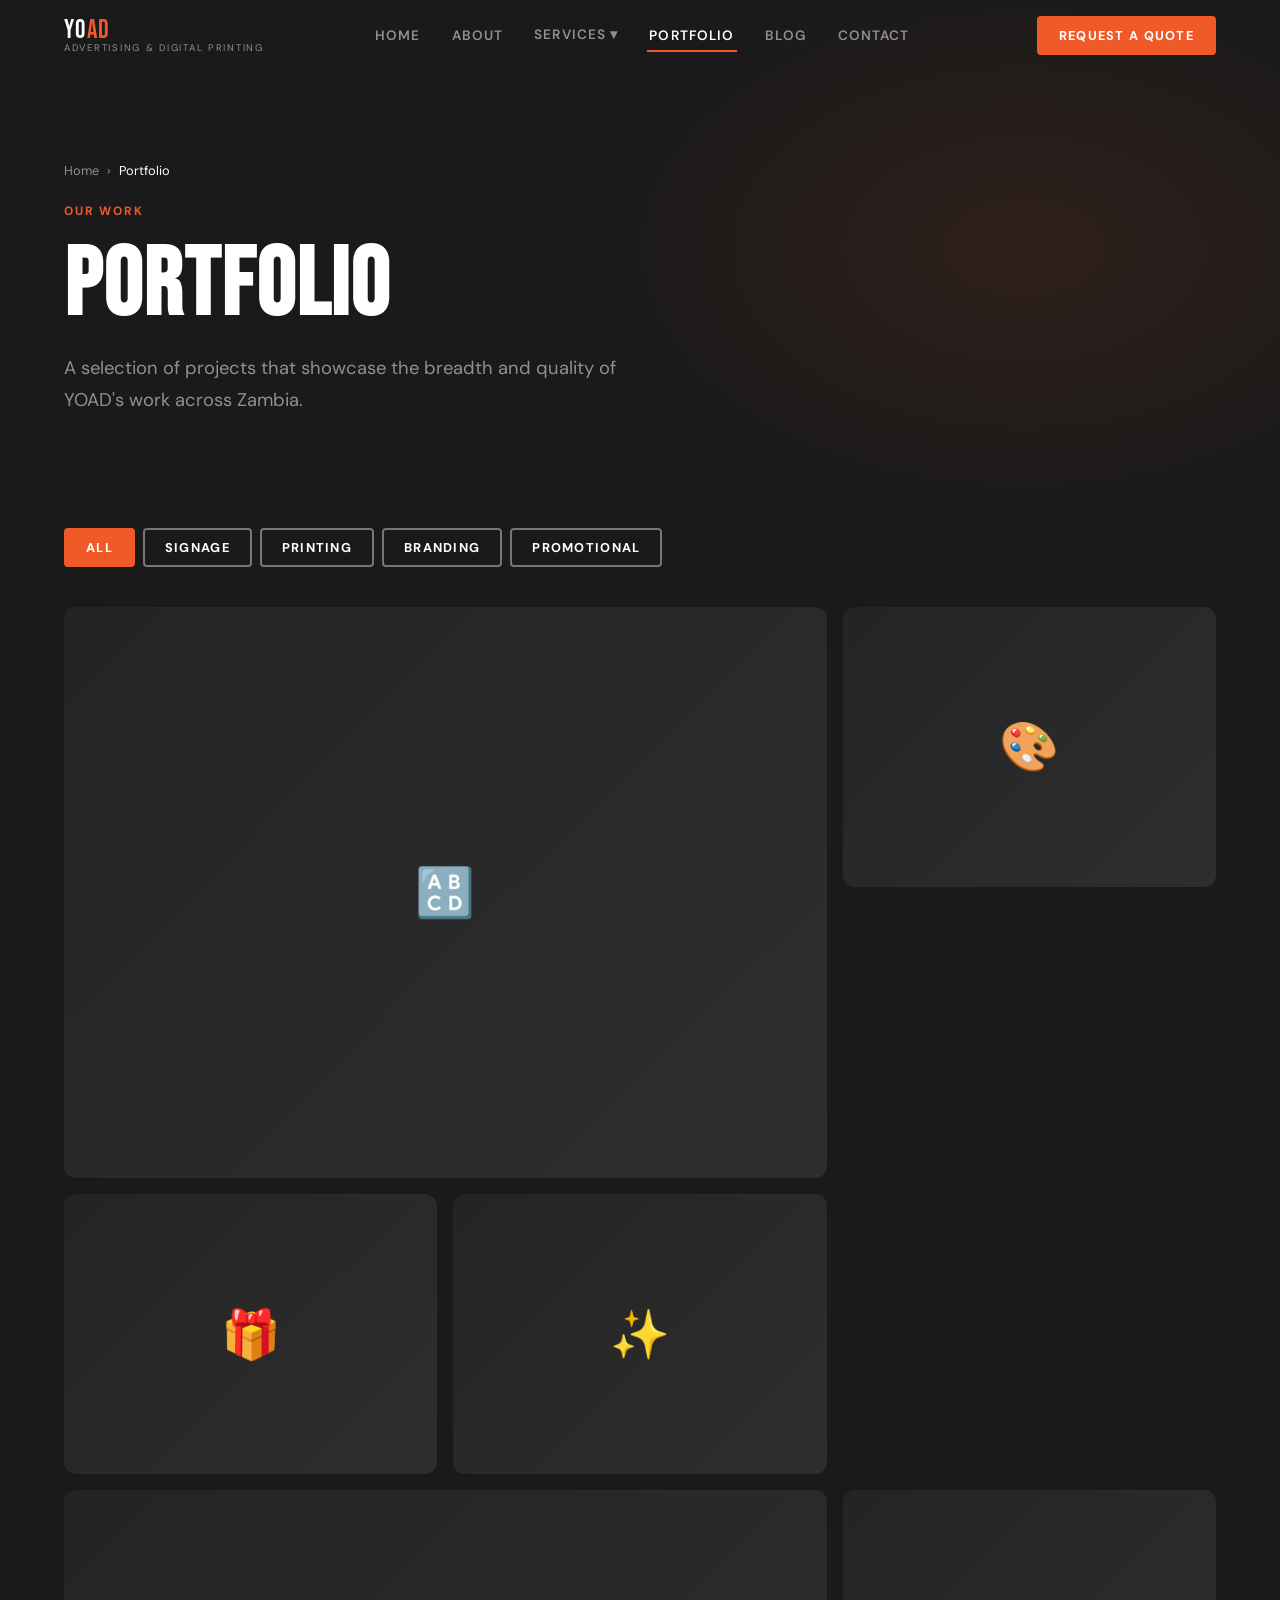
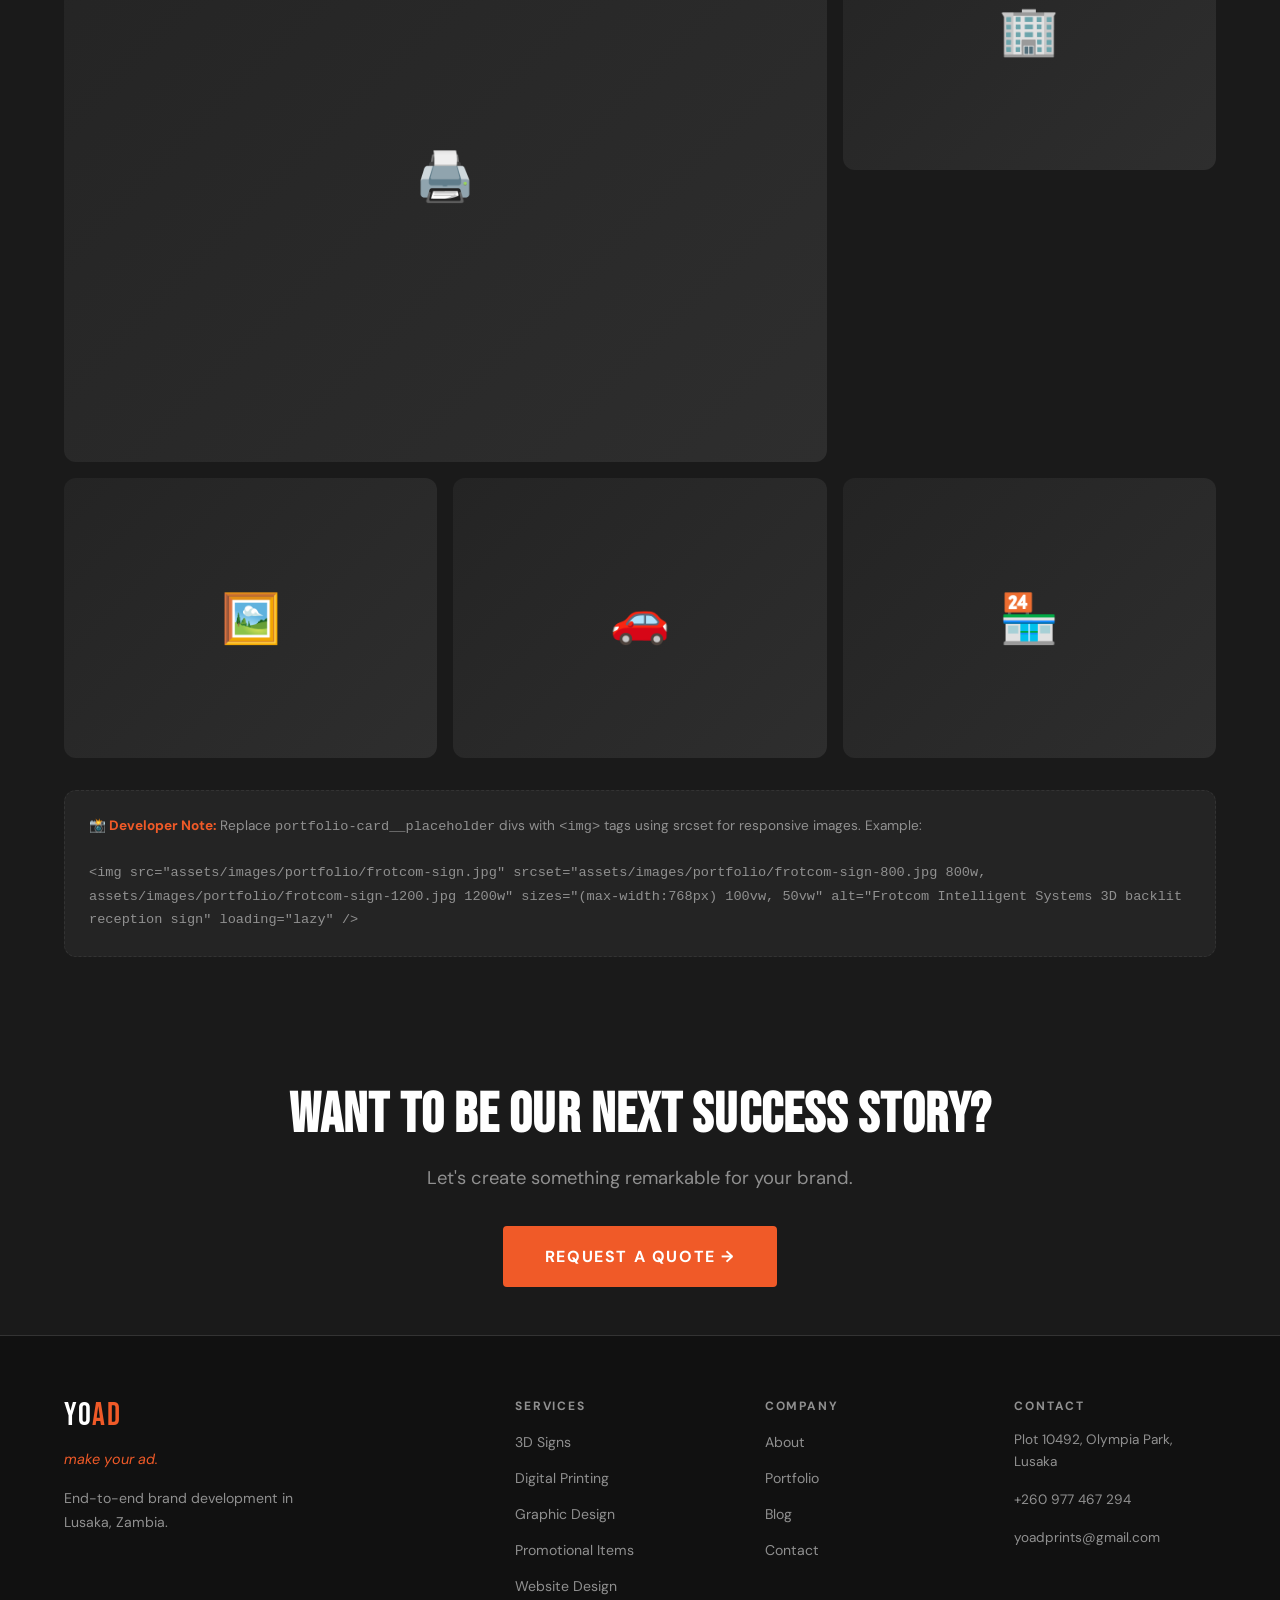
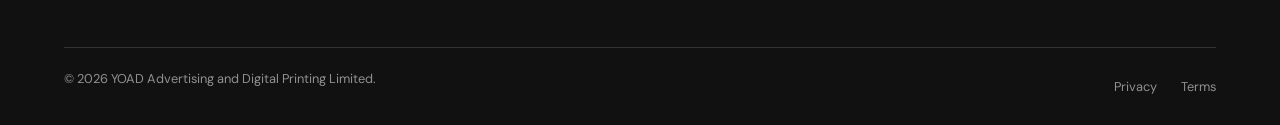
<file: portfolio.html>
<!DOCTYPE html>
<html lang="en">
<head>
  <meta charset="UTF-8" /><meta name="viewport" content="width=device-width, initial-scale=1.0" />
  <title>Portfolio | YOAD Advertising & Digital Printing | Lusaka</title>
  <meta name="description" content="Browse YOAD's portfolio of signage, branding, digital printing, and advertising projects across Lusaka and Zambia." />
  <link rel="canonical" href="https://yoad.co.zm/portfolio.html" />
  <link rel="preconnect" href="https://fonts.googleapis.com" /><link rel="preconnect" href="https://fonts.gstatic.com" crossorigin />
  <link href="https://fonts.googleapis.com/css2?family=Bebas+Neue&family=DM+Sans:ital,opsz,wght@0,9..40,300;0,9..40,400;0,9..40,500;0,9..40,700&display=swap" rel="stylesheet" />
  <link rel="stylesheet" href="css/styles.css" />
</head>
<body>
  <a class="skip-link" href="#main-content">Skip to main content</a>
  <header role="banner">
    <nav class="navbar" aria-label="Main navigation">
      <div class="container navbar__inner">
        <a href="index.html" class="navbar__logo"><span class="navbar__logo-name">YO<span>AD</span></span><span class="navbar__logo-sub">Advertising &amp; Digital Printing</span></a>
        <ul class="navbar__nav" role="list">
          <li><a href="index.html">Home</a></li><li><a href="about.html">About</a></li>
          <li class="nav-dropdown"><a href="services/index.html" class="nav-dropdown__trigger">Services ▾</a>
            <ul class="nav-dropdown__menu" role="list">
              <li><a href="services/3d-signs.html">3D &amp; Signage</a></li>
              <li><a href="services/digital-printing.html">Digital Printing</a></li>
              <li><a href="services/graphic-design.html">Graphic Design</a></li>
              <li><a href="services/promotional-items.html">Promotional Items</a></li>
              <li><a href="services/wall-framing.html">Wall Framing</a></li>
              <li><a href="services/video-photography.html">Video &amp; Photography</a></li>
              <li><a href="services/website-design.html">Website Design</a></li>
            </ul>
          </li>
          <li><a href="portfolio.html" class="active">Portfolio</a></li>
          <li><a href="blog/index.html">Blog</a></li>
          <li><a href="contact.html">Contact</a></li>
        </ul>
        <div class="navbar__cta"><button class="btn btn-primary btn-sm" data-modal-open>Request a Quote</button></div>
        <button class="navbar__hamburger" aria-label="Open menu" aria-expanded="false"><span></span><span></span><span></span></button>
      </div>
    </nav>
    <nav class="navbar__mobile" aria-label="Mobile navigation">
      <p class="sub-label">Pages</p>
      <a href="index.html">Home</a><a href="about.html">About</a>
      <a href="services/index.html">Services</a><a href="portfolio.html">Portfolio</a>
      <a href="blog/index.html">Blog</a><a href="contact.html">Contact</a>
    </nav>
  </header>

  <main id="main-content">
    <section class="page-hero">
      <div class="container page-hero__content">
        <nav class="breadcrumb" aria-label="Breadcrumb"><a href="index.html">Home</a><span>›</span><span class="current">Portfolio</span></nav>
        <p class="section-label anim-fade-up">Our Work</p>
        <h1 class="anim-fade-up anim-delay-1">Portfolio</h1>
        <p class="lead anim-fade-up anim-delay-2">A selection of projects that showcase the breadth and quality of YOAD's work across Zambia.</p>
      </div>
    </section>

    <!-- Filter tabs -->
    <section class="section" style="padding-top:2rem; padding-bottom:0.5rem;">
      <div class="container">
        <div style="display:flex; gap:0.5rem; flex-wrap:wrap;" role="tablist" aria-label="Filter portfolio">
          <button class="btn btn-primary btn-sm" role="tab" aria-selected="true" onclick="filterPortfolio('all', this)">All</button>
          <button class="btn btn-outline btn-sm" role="tab" aria-selected="false" onclick="filterPortfolio('signage', this)">Signage</button>
          <button class="btn btn-outline btn-sm" role="tab" aria-selected="false" onclick="filterPortfolio('printing', this)">Printing</button>
          <button class="btn btn-outline btn-sm" role="tab" aria-selected="false" onclick="filterPortfolio('branding', this)">Branding</button>
          <button class="btn btn-outline btn-sm" role="tab" aria-selected="false" onclick="filterPortfolio('promo', this)">Promotional</button>
        </div>
      </div>
    </section>

    <!-- Portfolio Grid -->
    <section class="section" style="padding-top:2rem;" aria-label="Portfolio projects">
      <div class="container">
        <div id="portfolio-grid" class="portfolio-grid">

          <!-- Case 1 -->
          <div class="portfolio-card portfolio-card--wide" data-category="signage">
            <div class="portfolio-card__placeholder" aria-label="Frotcom 3D sign photo placeholder">🔠</div>
            <div class="portfolio-card__overlay">
              <p class="portfolio-card__tag">3D Signage</p>
              <p class="portfolio-card__title">Frotcom Intelligent Systems — Backlit Reception Sign</p>
            </div>
            <a href="portfolio/case-signage.html" aria-label="View Frotcom Intelligent Systems signage case study" style="position:absolute;inset:0;"></a>
          </div>

          <div class="portfolio-card" data-category="branding">
            <div class="portfolio-card__placeholder" aria-label="Corporate branding project placeholder">🎨</div>
            <div class="portfolio-card__overlay">
              <p class="portfolio-card__tag">Branding</p>
              <p class="portfolio-card__title">Full Corporate Identity Suite</p>
            </div>
            <a href="portfolio/case-branding.html" aria-label="View branding case study" style="position:absolute;inset:0;"></a>
          </div>

          <div class="portfolio-card" data-category="promo">
            <div class="portfolio-card__placeholder" aria-label="Promotional merchandise photo placeholder">🎁</div>
            <div class="portfolio-card__overlay">
              <p class="portfolio-card__tag">Promotional</p>
              <p class="portfolio-card__title">YOAD Branded Merchandise Collection</p>
            </div>
          </div>

          <div class="portfolio-card" data-category="signage">
            <div class="portfolio-card__placeholder" aria-label="Jameson backlit sign placeholder">✨</div>
            <div class="portfolio-card__overlay">
              <p class="portfolio-card__tag">Backlit Sign</p>
              <p class="portfolio-card__title">Jameson — Bar Backlit Brand Sign</p>
            </div>
          </div>

          <div class="portfolio-card portfolio-card--wide" data-category="printing">
            <div class="portfolio-card__placeholder" aria-label="Large format digital print placeholder">🖨️</div>
            <div class="portfolio-card__overlay">
              <p class="portfolio-card__tag">Digital Printing</p>
              <p class="portfolio-card__title">Large-Format Banner Campaign — Multi-location rollout</p>
            </div>
            <a href="portfolio/case-printing.html" aria-label="View printing case study" style="position:absolute;inset:0;"></a>
          </div>

          <div class="portfolio-card" data-category="signage">
            <div class="portfolio-card__placeholder" aria-label="AXIZ Technology sign placeholder">🏢</div>
            <div class="portfolio-card__overlay">
              <p class="portfolio-card__tag">3D Lettering</p>
              <p class="portfolio-card__title">AXIZ Technology — Black 3D Fascia Letters</p>
            </div>
          </div>

          <div class="portfolio-card" data-category="branding">
            <div class="portfolio-card__placeholder" aria-label="Wall framing project placeholder">🖼️</div>
            <div class="portfolio-card__overlay">
              <p class="portfolio-card__tag">Wall Framing</p>
              <p class="portfolio-card__title">Corporate Office — Canvas &amp; Acrylic Wall Art</p>
            </div>
          </div>

          <div class="portfolio-card" data-category="printing">
            <div class="portfolio-card__placeholder" aria-label="Vehicle branding placeholder">🚗</div>
            <div class="portfolio-card__overlay">
              <p class="portfolio-card__tag">Vehicle Branding</p>
              <p class="portfolio-card__title">Fleet Branding — Full Vinyl Wrap</p>
            </div>
          </div>

          <div class="portfolio-card" data-category="signage">
            <div class="portfolio-card__placeholder" aria-label="Outdoor sign placeholder">🏪</div>
            <div class="portfolio-card__overlay">
              <p class="portfolio-card__tag">Outdoor Sign</p>
              <p class="portfolio-card__title">Kaposhi Farm Shop — Entrance Monument Sign</p>
            </div>
          </div>

        </div>

        <!-- Note for developer -->
        <div style="background:var(--graphite); border:1px dashed var(--border); border-radius:var(--radius-lg); padding:1.5rem; margin-top:2rem; font-size:0.85rem; color:var(--muted);" aria-hidden="true">
          <strong style="color:var(--orange);">📸 Developer Note:</strong> Replace <code>portfolio-card__placeholder</code> divs with <code>&lt;img&gt;</code> tags using srcset for responsive images. Example:<br/><br/>
          <code>&lt;img src="assets/images/portfolio/frotcom-sign.jpg" srcset="assets/images/portfolio/frotcom-sign-800.jpg 800w, assets/images/portfolio/frotcom-sign-1200.jpg 1200w" sizes="(max-width:768px) 100vw, 50vw" alt="Frotcom Intelligent Systems 3D backlit reception sign" loading="lazy" /&gt;</code>
        </div>
      </div>
    </section>

    <!-- CTA -->
    <section class="section" style="padding:3rem 0;">
      <div class="container text-center">
        <h2 data-reveal>Want to be our next success story?</h2>
        <p class="lead" data-reveal data-reveal-delay="1" style="max-width:500px; margin:1rem auto 2rem;">Let's create something remarkable for your brand.</p>
        <button class="btn btn-primary btn-lg" data-modal-open data-reveal data-reveal-delay="2">Request a Quote →</button>
      </div>
    </section>
  </main>

  <footer class="footer" role="contentinfo">
    <div class="container">
      <div class="footer__grid">
        <div class="footer__brand"><p class="footer__brand-name">YO<span>AD</span></p><p class="footer__tagline">make your ad.</p><p class="footer__desc">End-to-end brand development in Lusaka, Zambia.</p></div>
        <div class="footer__col"><h4>Services</h4><ul role="list"><li><a href="services/3d-signs.html">3D Signs</a></li><li><a href="services/digital-printing.html">Digital Printing</a></li><li><a href="services/graphic-design.html">Graphic Design</a></li><li><a href="services/promotional-items.html">Promotional Items</a></li><li><a href="services/website-design.html">Website Design</a></li></ul></div>
        <div class="footer__col"><h4>Company</h4><ul role="list"><li><a href="about.html">About</a></li><li><a href="portfolio.html">Portfolio</a></li><li><a href="blog/index.html">Blog</a></li><li><a href="contact.html">Contact</a></li></ul></div>
        <div class="footer__col"><h4>Contact</h4><ul role="list" style="gap:0.75rem;"><li style="color:var(--muted); font-size:0.85rem;">Plot 10492, Olympia Park, Lusaka</li><li><a href="tel:+260977467294" style="color:var(--muted); font-size:0.85rem;">+260 977 467 294</a></li><li><a href="mailto:yoadprints@gmail.com" style="color:var(--muted); font-size:0.85rem;">yoadprints@gmail.com</a></li></ul></div>
      </div>
      <div class="footer__bottom"><p>&copy; <span id="year"></span> YOAD Advertising and Digital Printing Limited.</p><div class="footer__bottom-links"><a href="privacy.html">Privacy</a><a href="terms.html">Terms</a></div></div>
    </div>
  </footer>

  <div class="modal-overlay" role="dialog" aria-modal="true" aria-labelledby="modal-title" aria-hidden="true">
    <div class="modal">
      <button class="modal__close" data-modal-close aria-label="Close">✕</button>
      <h2 id="modal-title">Request a Quote</h2>
      <form name="quote-request" netlify netlify-honeypot="bot-field" hidden><input name="name" /><input name="email" /><input name="service" /><textarea name="message"></textarea></form>
      <form data-netlify-form action="/" method="POST">
        <input type="hidden" name="form-name" value="quote-request" />
        <div class="honeypot" aria-hidden="true"><label>Don't fill: <input name="bot-field" tabindex="-1" /></label></div>
        <div class="form-row"><div class="form-group"><label class="form-label" for="q-name">Name *</label><input class="form-control" type="text" id="q-name" name="name" required /></div><div class="form-group"><label class="form-label" for="q-email">Email *</label><input class="form-control" type="email" id="q-email" name="email" required /></div></div>
        <div class="form-group"><label class="form-label" for="q-service">Service *</label><select class="form-control" id="q-service" name="service" required><option value="">Select…</option><option>3D Signs</option><option>Digital Printing</option><option>Graphic Design</option><option>Promotional Items</option><option>Website Design</option></select></div>
        <div class="form-group"><label class="form-label" for="q-msg">Details *</label><textarea class="form-control" id="q-msg" name="message" required></textarea></div>
        <button type="submit" class="btn btn-primary" style="width:100%;">Send →</button>
      </form>
      <div class="form-success" role="alert"><p style="font-size:2rem;">✅</p><h3>Sent!</h3><p>We'll respond within one business day.</p></div>
    </div>
  </div>

  <a class="phone-cta-bar" href="tel:+260977467294" aria-label="Call YOAD">📞 +260 977 467 294</a>
  <script>
    document.getElementById('year').textContent = new Date().getFullYear();
    function filterPortfolio(category, btn) {
      // Update buttons
      document.querySelectorAll('[role="tab"]').forEach(b => {
        b.classList.remove('btn-primary'); b.classList.add('btn-outline');
        b.setAttribute('aria-selected', 'false');
      });
      btn.classList.add('btn-primary'); btn.classList.remove('btn-outline');
      btn.setAttribute('aria-selected', 'true');
      // Filter cards
      document.querySelectorAll('#portfolio-grid .portfolio-card').forEach(card => {
        if (category === 'all' || card.dataset.category === category) {
          card.style.display = ''; card.style.opacity = '1';
        } else {
          card.style.display = 'none';
        }
      });
    }
  </script>
  <script src="js/main.js" defer></script>
</body>
</html>
</file>
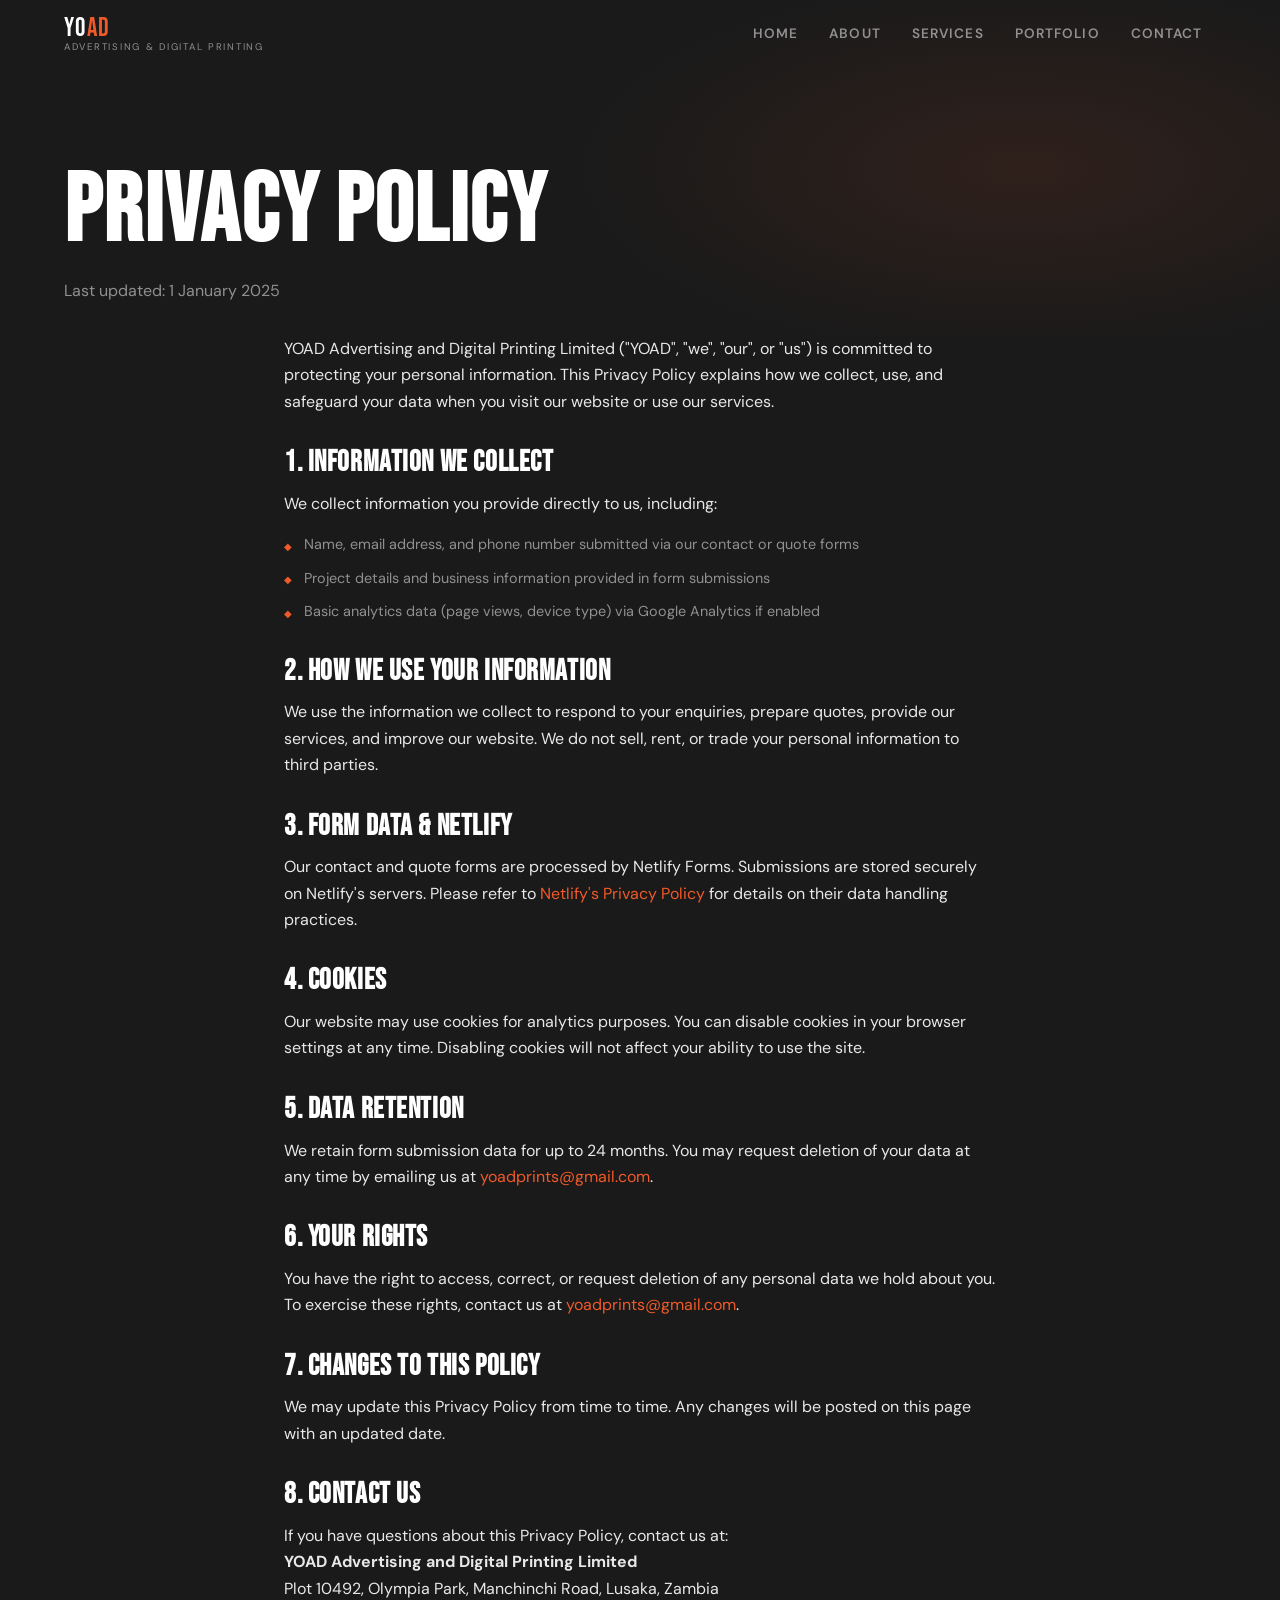
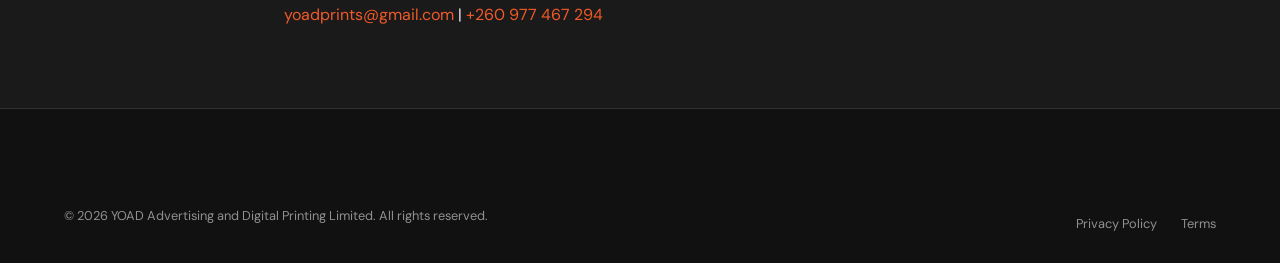
<file: privacy.html>
<!DOCTYPE html>
<html lang="en">
<head>
  <meta charset="UTF-8" /><meta name="viewport" content="width=device-width, initial-scale=1.0" />
  <title>Privacy Policy | YOAD Advertising & Digital Printing</title>
  <meta name="description" content="Privacy Policy for YOAD Advertising and Digital Printing Limited." />
  <meta name="robots" content="noindex" />
  <link rel="preconnect" href="https://fonts.googleapis.com" /><link rel="preconnect" href="https://fonts.gstatic.com" crossorigin />
  <link href="https://fonts.googleapis.com/css2?family=Bebas+Neue&family=DM+Sans:ital,opsz,wght@0,9..40,300;0,9..40,400;0,9..40,500;0,9..40,700&display=swap" rel="stylesheet" />
  <link rel="stylesheet" href="css/styles.css" />
</head>
<body>
  <a class="skip-link" href="#main-content">Skip to main content</a>
  <header role="banner">
    <nav class="navbar" aria-label="Main navigation">
      <div class="container navbar__inner">
        <a href="index.html" class="navbar__logo"><span class="navbar__logo-name">YO<span>AD</span></span><span class="navbar__logo-sub">Advertising &amp; Digital Printing</span></a>
        <ul class="navbar__nav" role="list">
          <li><a href="index.html">Home</a></li><li><a href="about.html">About</a></li>
          <li><a href="services/index.html">Services</a></li><li><a href="portfolio.html">Portfolio</a></li>
          <li><a href="contact.html">Contact</a></li>
        </ul>
        <button class="navbar__hamburger" aria-label="Open menu" aria-expanded="false"><span></span><span></span><span></span></button>
      </div>
    </nav>
  </header>
  <main id="main-content">
    <section class="page-hero" style="padding-bottom:2rem;">
      <div class="container page-hero__content">
        <h1 class="anim-fade-up">Privacy Policy</h1>
        <p class="text-muted anim-fade-up anim-delay-1">Last updated: 1 January 2025</p>
      </div>
    </section>
    <section class="section" style="padding-top:0;">
      <div class="container" style="max-width:760px;">
        <p>YOAD Advertising and Digital Printing Limited ("YOAD", "we", "our", or "us") is committed to protecting your personal information. This Privacy Policy explains how we collect, use, and safeguard your data when you visit our website or use our services.</p>

        <h2 style="font-size:1.8rem;margin:2rem 0 0.75rem;">1. Information We Collect</h2>
        <p>We collect information you provide directly to us, including:</p>
        <ul class="checklist" style="margin-bottom:1rem;">
          <li>Name, email address, and phone number submitted via our contact or quote forms</li>
          <li>Project details and business information provided in form submissions</li>
          <li>Basic analytics data (page views, device type) via Google Analytics if enabled</li>
        </ul>

        <h2 style="font-size:1.8rem;margin:2rem 0 0.75rem;">2. How We Use Your Information</h2>
        <p>We use the information we collect to respond to your enquiries, prepare quotes, provide our services, and improve our website. We do not sell, rent, or trade your personal information to third parties.</p>

        <h2 style="font-size:1.8rem;margin:2rem 0 0.75rem;">3. Form Data &amp; Netlify</h2>
        <p>Our contact and quote forms are processed by Netlify Forms. Submissions are stored securely on Netlify's servers. Please refer to <a href="https://www.netlify.com/privacy/" style="color:var(--orange);" target="_blank" rel="noopener">Netlify's Privacy Policy</a> for details on their data handling practices.</p>

        <h2 style="font-size:1.8rem;margin:2rem 0 0.75rem;">4. Cookies</h2>
        <p>Our website may use cookies for analytics purposes. You can disable cookies in your browser settings at any time. Disabling cookies will not affect your ability to use the site.</p>

        <h2 style="font-size:1.8rem;margin:2rem 0 0.75rem;">5. Data Retention</h2>
        <p>We retain form submission data for up to 24 months. You may request deletion of your data at any time by emailing us at <a href="mailto:yoadprints@gmail.com" style="color:var(--orange);">yoadprints@gmail.com</a>.</p>

        <h2 style="font-size:1.8rem;margin:2rem 0 0.75rem;">6. Your Rights</h2>
        <p>You have the right to access, correct, or request deletion of any personal data we hold about you. To exercise these rights, contact us at <a href="mailto:yoadprints@gmail.com" style="color:var(--orange);">yoadprints@gmail.com</a>.</p>

        <h2 style="font-size:1.8rem;margin:2rem 0 0.75rem;">7. Changes to This Policy</h2>
        <p>We may update this Privacy Policy from time to time. Any changes will be posted on this page with an updated date.</p>

        <h2 style="font-size:1.8rem;margin:2rem 0 0.75rem;">8. Contact Us</h2>
        <p>If you have questions about this Privacy Policy, contact us at:<br/>
        <strong>YOAD Advertising and Digital Printing Limited</strong><br/>
        Plot 10492, Olympia Park, Manchinchi Road, Lusaka, Zambia<br/>
        <a href="mailto:yoadprints@gmail.com" style="color:var(--orange);">yoadprints@gmail.com</a> | <a href="tel:+260977467294" style="color:var(--orange);">+260 977 467 294</a></p>
      </div>
    </section>
  </main>
  <footer class="footer" role="contentinfo">
    <div class="container">
      <div class="footer__bottom" style="border-top:none;padding-top:2rem;">
        <p>&copy; <span id="year"></span> YOAD Advertising and Digital Printing Limited. All rights reserved.</p>
        <div class="footer__bottom-links"><a href="privacy.html">Privacy Policy</a><a href="terms.html">Terms</a></div>
      </div>
    </div>
  </footer>
  <script>document.getElementById('year').textContent = new Date().getFullYear();</script>
  <script src="js/main.js" defer></script>
</body>
</html>
</file>
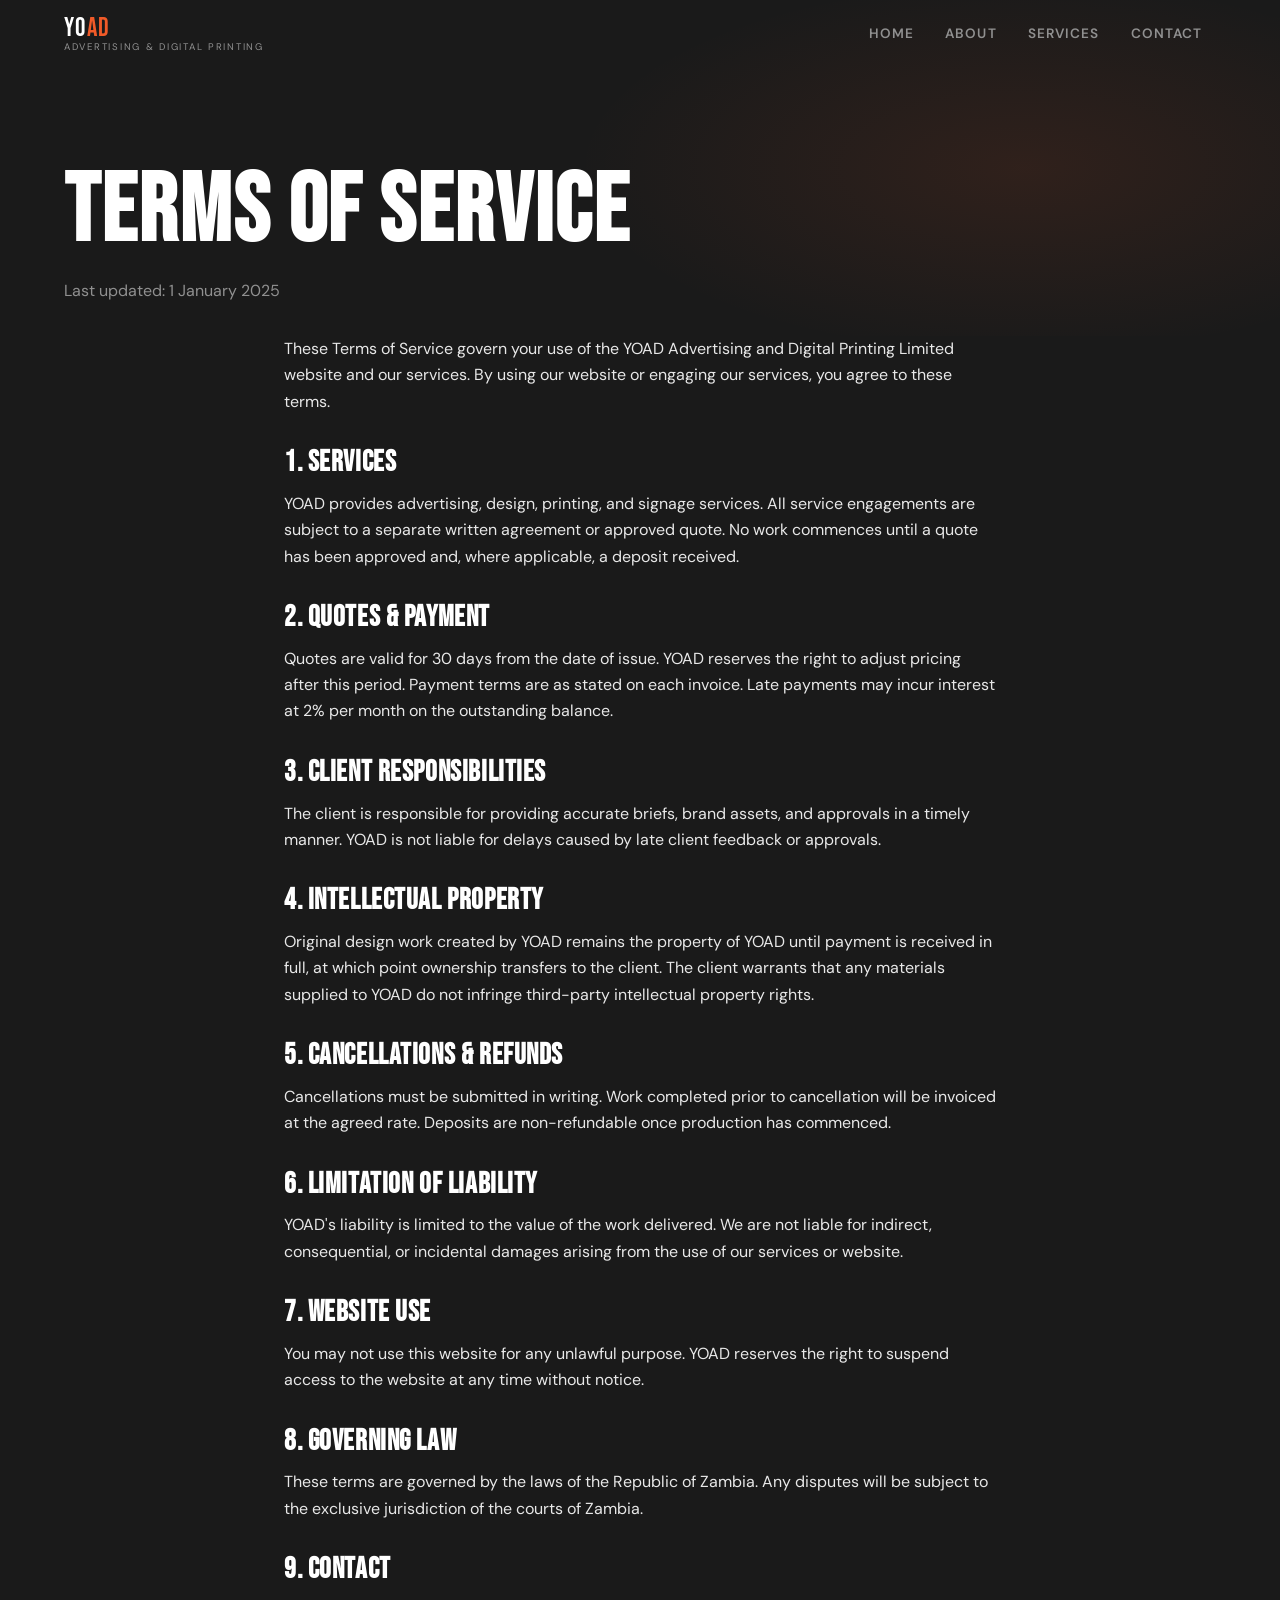
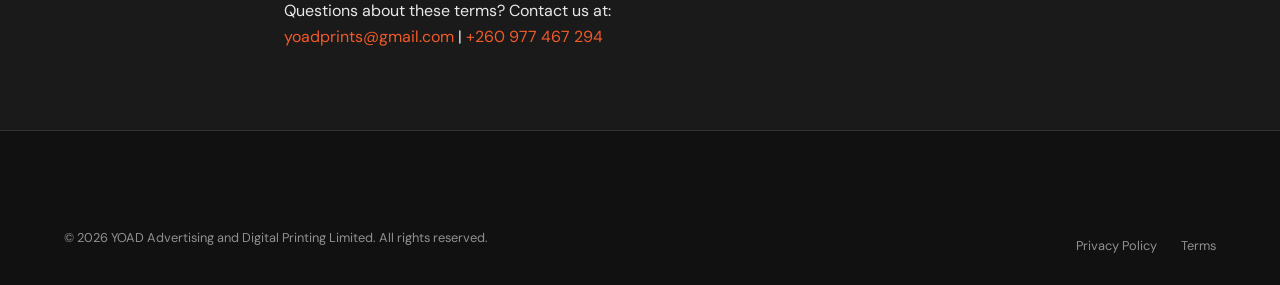
<file: terms.html>
<!DOCTYPE html>
<html lang="en">
<head>
  <meta charset="UTF-8" /><meta name="viewport" content="width=device-width, initial-scale=1.0" />
  <title>Terms of Service | YOAD Advertising & Digital Printing</title>
  <meta name="description" content="Terms of Service for YOAD Advertising and Digital Printing Limited." />
  <meta name="robots" content="noindex" />
  <link rel="preconnect" href="https://fonts.googleapis.com" /><link rel="preconnect" href="https://fonts.gstatic.com" crossorigin />
  <link href="https://fonts.googleapis.com/css2?family=Bebas+Neue&family=DM+Sans:ital,opsz,wght@0,9..40,300;0,9..40,400;0,9..40,500;0,9..40,700&display=swap" rel="stylesheet" />
  <link rel="stylesheet" href="css/styles.css" />
</head>
<body>
  <a class="skip-link" href="#main-content">Skip to main content</a>
  <header role="banner">
    <nav class="navbar" aria-label="Main navigation">
      <div class="container navbar__inner">
        <a href="index.html" class="navbar__logo"><span class="navbar__logo-name">YO<span>AD</span></span><span class="navbar__logo-sub">Advertising &amp; Digital Printing</span></a>
        <ul class="navbar__nav" role="list">
          <li><a href="index.html">Home</a></li><li><a href="about.html">About</a></li>
          <li><a href="services/index.html">Services</a></li><li><a href="contact.html">Contact</a></li>
        </ul>
        <button class="navbar__hamburger" aria-label="Open menu" aria-expanded="false"><span></span><span></span><span></span></button>
      </div>
    </nav>
  </header>
  <main id="main-content">
    <section class="page-hero" style="padding-bottom:2rem;">
      <div class="container page-hero__content">
        <h1 class="anim-fade-up">Terms of Service</h1>
        <p class="text-muted anim-fade-up anim-delay-1">Last updated: 1 January 2025</p>
      </div>
    </section>
    <section class="section" style="padding-top:0;">
      <div class="container" style="max-width:760px;">
        <p>These Terms of Service govern your use of the YOAD Advertising and Digital Printing Limited website and our services. By using our website or engaging our services, you agree to these terms.</p>

        <h2 style="font-size:1.8rem;margin:2rem 0 0.75rem;">1. Services</h2>
        <p>YOAD provides advertising, design, printing, and signage services. All service engagements are subject to a separate written agreement or approved quote. No work commences until a quote has been approved and, where applicable, a deposit received.</p>

        <h2 style="font-size:1.8rem;margin:2rem 0 0.75rem;">2. Quotes &amp; Payment</h2>
        <p>Quotes are valid for 30 days from the date of issue. YOAD reserves the right to adjust pricing after this period. Payment terms are as stated on each invoice. Late payments may incur interest at 2% per month on the outstanding balance.</p>

        <h2 style="font-size:1.8rem;margin:2rem 0 0.75rem;">3. Client Responsibilities</h2>
        <p>The client is responsible for providing accurate briefs, brand assets, and approvals in a timely manner. YOAD is not liable for delays caused by late client feedback or approvals.</p>

        <h2 style="font-size:1.8rem;margin:2rem 0 0.75rem;">4. Intellectual Property</h2>
        <p>Original design work created by YOAD remains the property of YOAD until payment is received in full, at which point ownership transfers to the client. The client warrants that any materials supplied to YOAD do not infringe third-party intellectual property rights.</p>

        <h2 style="font-size:1.8rem;margin:2rem 0 0.75rem;">5. Cancellations &amp; Refunds</h2>
        <p>Cancellations must be submitted in writing. Work completed prior to cancellation will be invoiced at the agreed rate. Deposits are non-refundable once production has commenced.</p>

        <h2 style="font-size:1.8rem;margin:2rem 0 0.75rem;">6. Limitation of Liability</h2>
        <p>YOAD's liability is limited to the value of the work delivered. We are not liable for indirect, consequential, or incidental damages arising from the use of our services or website.</p>

        <h2 style="font-size:1.8rem;margin:2rem 0 0.75rem;">7. Website Use</h2>
        <p>You may not use this website for any unlawful purpose. YOAD reserves the right to suspend access to the website at any time without notice.</p>

        <h2 style="font-size:1.8rem;margin:2rem 0 0.75rem;">8. Governing Law</h2>
        <p>These terms are governed by the laws of the Republic of Zambia. Any disputes will be subject to the exclusive jurisdiction of the courts of Zambia.</p>

        <h2 style="font-size:1.8rem;margin:2rem 0 0.75rem;">9. Contact</h2>
        <p>Questions about these terms? Contact us at:<br/>
        <a href="mailto:yoadprints@gmail.com" style="color:var(--orange);">yoadprints@gmail.com</a> | <a href="tel:+260977467294" style="color:var(--orange);">+260 977 467 294</a></p>
      </div>
    </section>
  </main>
  <footer class="footer" role="contentinfo">
    <div class="container">
      <div class="footer__bottom" style="border-top:none;padding-top:2rem;">
        <p>&copy; <span id="year"></span> YOAD Advertising and Digital Printing Limited. All rights reserved.</p>
        <div class="footer__bottom-links"><a href="privacy.html">Privacy Policy</a><a href="terms.html">Terms</a></div>
      </div>
    </div>
  </footer>
  <script>document.getElementById('year').textContent = new Date().getFullYear();</script>
  <script src="js/main.js" defer></script>
</body>
</html>
</file>
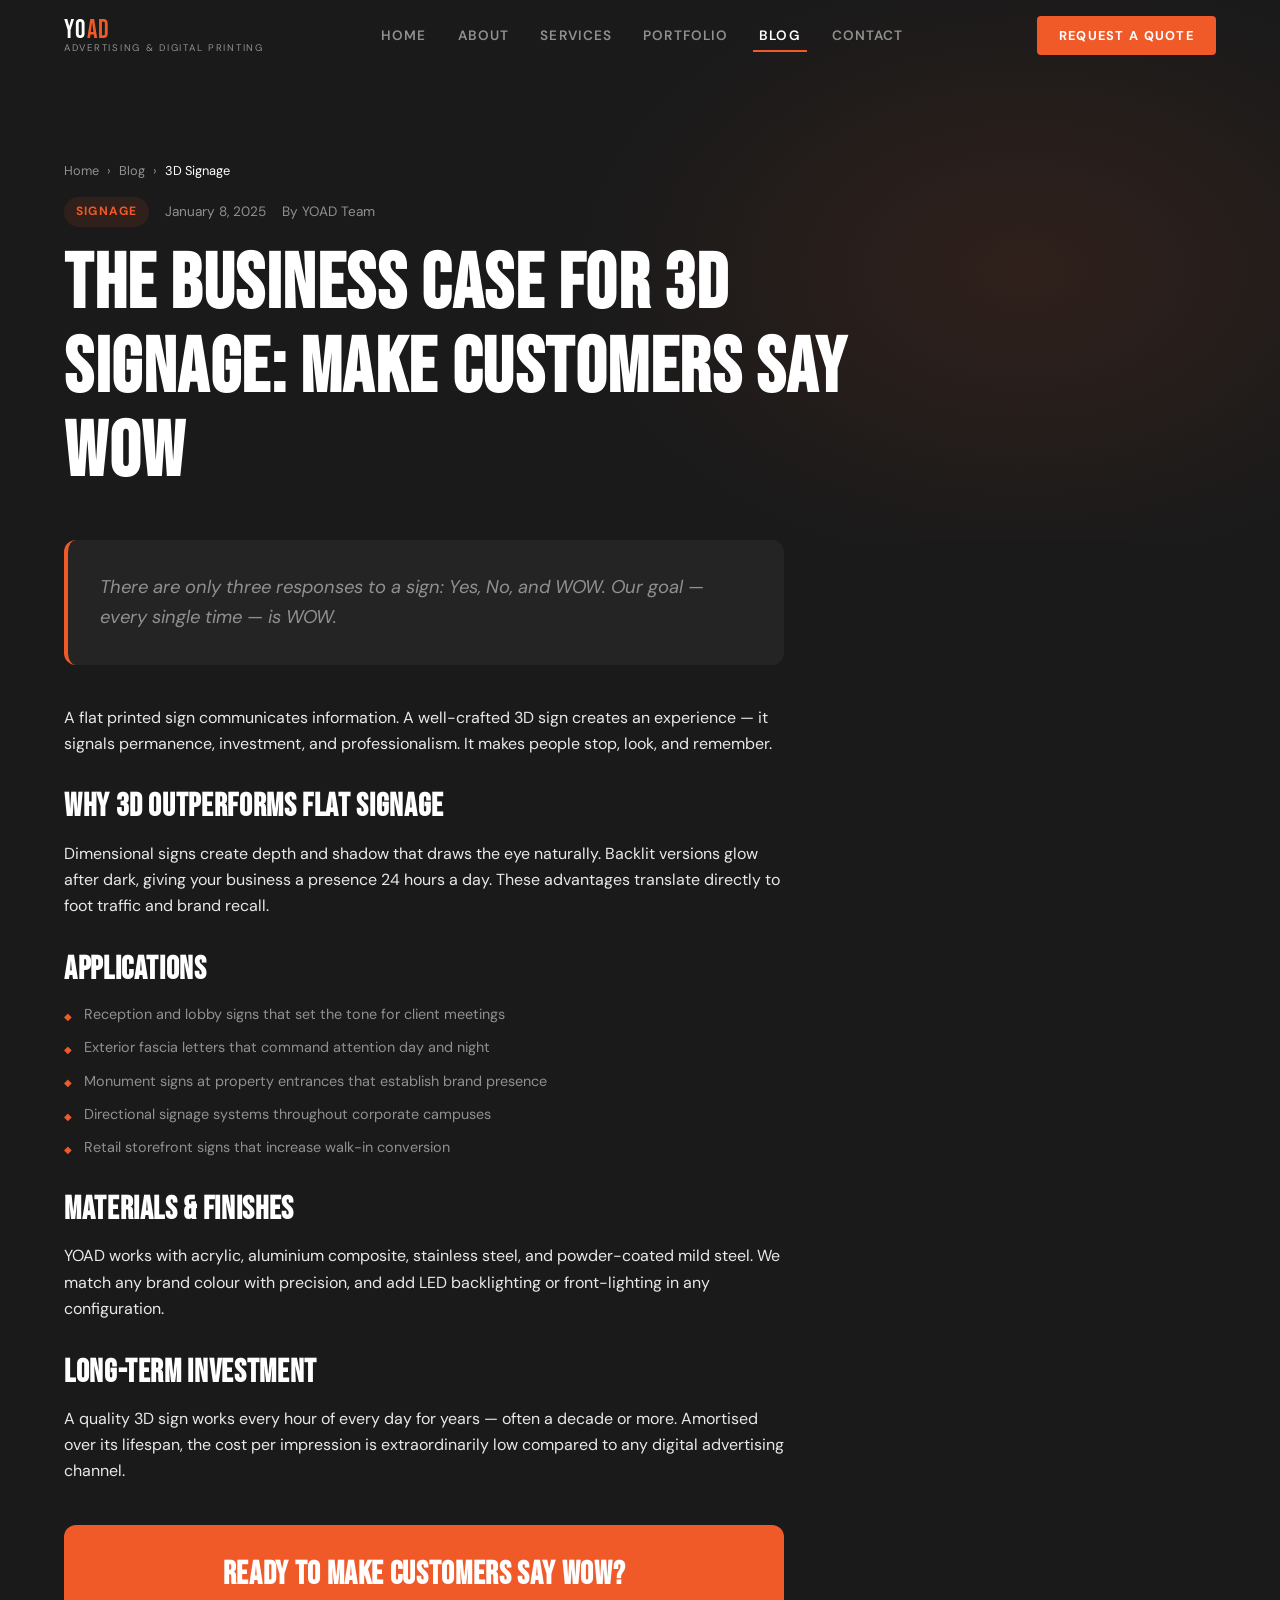
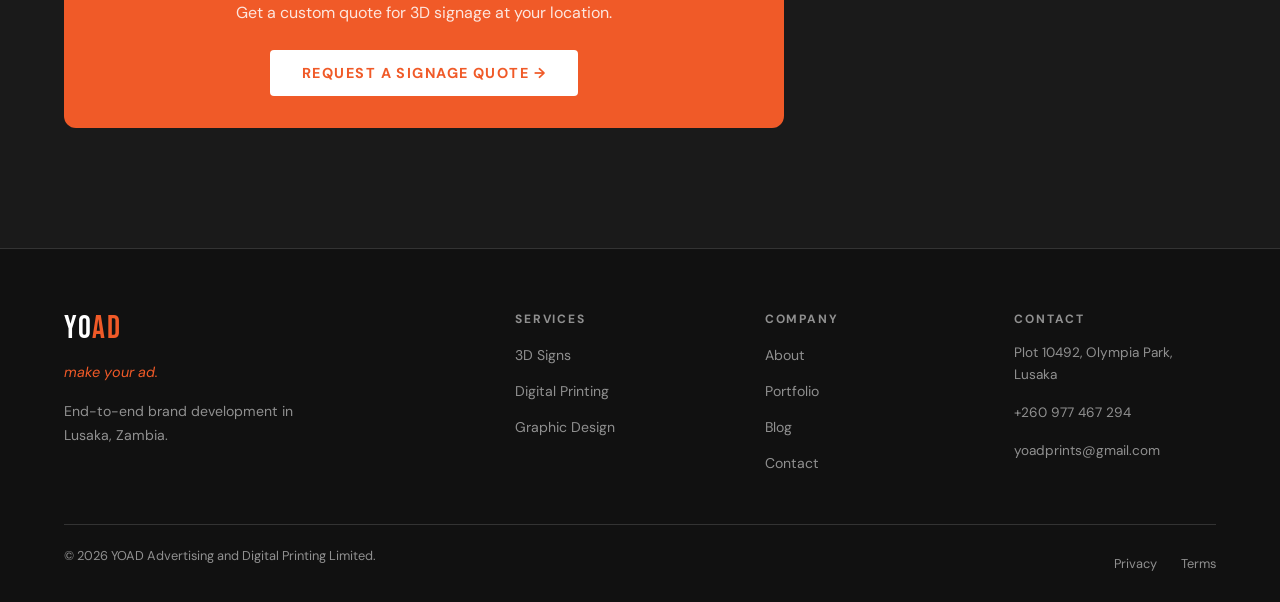
<file: blog/3d-signage-business-case.html>
<!DOCTYPE html>
<html lang="en">
<head>
  <meta charset="UTF-8" /><meta name="viewport" content="width=device-width, initial-scale=1.0" />
  <title>The Business Case for 3D Signage | YOAD Blog</title>
  <meta name="description" content="There are only three responses to a sign: Yes, No, and WOW. Here's how 3D signage consistently delivers the third." />
  <link rel="canonical" href="https://yoad.co.zm/blog/3d-signage-business-case.html" />
  <link rel="preconnect" href="https://fonts.googleapis.com" /><link rel="preconnect" href="https://fonts.gstatic.com" crossorigin />
  <link href="https://fonts.googleapis.com/css2?family=Bebas+Neue&family=DM+Sans:ital,opsz,wght@0,9..40,300;0,9..40,400;0,9..40,500;0,9..40,700;1,9..40,400&display=swap" rel="stylesheet" />
  <link rel="stylesheet" href="../css/styles.css" />
</head>
<body>
  <a class="skip-link" href="#main-content">Skip to main content</a>
  <header role="banner">
    <nav class="navbar" aria-label="Main navigation">
      <div class="container navbar__inner">
        <a href="../index.html" class="navbar__logo"><span class="navbar__logo-name">YO<span>AD</span></span><span class="navbar__logo-sub">Advertising &amp; Digital Printing</span></a>
        <ul class="navbar__nav" role="list">
          <li><a href="../index.html">Home</a></li><li><a href="../about.html">About</a></li>
          <li><a href="../services/index.html">Services</a></li><li><a href="../portfolio.html">Portfolio</a></li>
          <li><a href="index.html" class="active">Blog</a></li><li><a href="../contact.html">Contact</a></li>
        </ul>
        <div class="navbar__cta"><button class="btn btn-primary btn-sm" data-modal-open>Request a Quote</button></div>
        <button class="navbar__hamburger" aria-label="Open menu" aria-expanded="false"><span></span><span></span><span></span></button>
      </div>
    </nav>
  </header>
  <main id="main-content">
    <section class="page-hero" style="padding-bottom:2rem;">
      <div class="container page-hero__content">
        <nav class="breadcrumb" aria-label="Breadcrumb">
          <a href="../index.html">Home</a><span>›</span><a href="index.html">Blog</a><span>›</span><span class="current">3D Signage</span>
        </nav>
        <div style="display:flex;gap:1rem;margin-bottom:1rem;flex-wrap:wrap;align-items:center;">
          <span class="tag">Signage</span>
          <time datetime="2025-01-08" style="font-size:0.85rem;color:var(--muted);">January 8, 2025</time>
          <span style="font-size:0.85rem;color:var(--muted);">By YOAD Team</span>
        </div>
        <h1 class="anim-fade-up" style="font-size:clamp(2.5rem,6vw,5rem);max-width:800px;">The Business Case for 3D Signage: Make Customers Say WOW</h1>
      </div>
    </section>
    <section class="section" style="padding-top:0;">
      <div class="container">
        <div style="max-width:720px;">
          <div style="background:var(--graphite);border-radius:var(--radius-lg);padding:2rem;margin-bottom:2.5rem;font-size:1.15rem;font-style:italic;color:var(--muted);border-left:4px solid var(--orange);">
            There are only three responses to a sign: Yes, No, and WOW. Our goal — every single time — is WOW.
          </div>
          <p>A flat printed sign communicates information. A well-crafted 3D sign creates an experience — it signals permanence, investment, and professionalism. It makes people stop, look, and remember.</p>
          <h2 style="font-size:2rem;margin:2rem 0 1rem;">Why 3D Outperforms Flat Signage</h2>
          <p>Dimensional signs create depth and shadow that draws the eye naturally. Backlit versions glow after dark, giving your business a presence 24 hours a day. These advantages translate directly to foot traffic and brand recall.</p>
          <h2 style="font-size:2rem;margin:2rem 0 1rem;">Applications</h2>
          <ul class="checklist" style="margin-bottom:1.5rem;">
            <li>Reception and lobby signs that set the tone for client meetings</li>
            <li>Exterior fascia letters that command attention day and night</li>
            <li>Monument signs at property entrances that establish brand presence</li>
            <li>Directional signage systems throughout corporate campuses</li>
            <li>Retail storefront signs that increase walk-in conversion</li>
          </ul>
          <h2 style="font-size:2rem;margin:2rem 0 1rem;">Materials &amp; Finishes</h2>
          <p>YOAD works with acrylic, aluminium composite, stainless steel, and powder-coated mild steel. We match any brand colour with precision, and add LED backlighting or front-lighting in any configuration.</p>
          <h2 style="font-size:2rem;margin:2rem 0 1rem;">Long-Term Investment</h2>
          <p>A quality 3D sign works every hour of every day for years — often a decade or more. Amortised over its lifespan, the cost per impression is extraordinarily low compared to any digital advertising channel.</p>
          <div style="background:var(--orange);border-radius:var(--radius-lg);padding:2rem;margin:2.5rem 0;text-align:center;">
            <h3 style="color:#fff;margin-bottom:0.5rem;">Ready to Make Customers Say WOW?</h3>
            <p style="color:rgba(255,255,255,0.85);margin-bottom:1.5rem;">Get a custom quote for 3D signage at your location.</p>
            <button class="btn" style="background:#fff;color:var(--orange);" data-modal-open>Request a Signage Quote →</button>
          </div>
        </div>
      </div>
    </section>
  </main>
  <footer class="footer" role="contentinfo">
    <div class="container">
      <div class="footer__grid">
        <div class="footer__brand"><p class="footer__brand-name">YO<span>AD</span></p><p class="footer__tagline">make your ad.</p><p class="footer__desc">End-to-end brand development in Lusaka, Zambia.</p></div>
        <div class="footer__col"><h4>Services</h4><ul role="list"><li><a href="../services/3d-signs.html">3D Signs</a></li><li><a href="../services/digital-printing.html">Digital Printing</a></li><li><a href="../services/graphic-design.html">Graphic Design</a></li></ul></div>
        <div class="footer__col"><h4>Company</h4><ul role="list"><li><a href="../about.html">About</a></li><li><a href="../portfolio.html">Portfolio</a></li><li><a href="index.html">Blog</a></li><li><a href="../contact.html">Contact</a></li></ul></div>
        <div class="footer__col"><h4>Contact</h4><ul role="list" style="gap:0.75rem;"><li style="color:var(--muted);font-size:0.85rem;">Plot 10492, Olympia Park, Lusaka</li><li><a href="tel:+260977467294" style="color:var(--muted);font-size:0.85rem;">+260 977 467 294</a></li><li><a href="mailto:yoadprints@gmail.com" style="color:var(--muted);font-size:0.85rem;">yoadprints@gmail.com</a></li></ul></div>
      </div>
      <div class="footer__bottom"><p>&copy; <span id="year"></span> YOAD Advertising and Digital Printing Limited.</p><div class="footer__bottom-links"><a href="../privacy.html">Privacy</a><a href="../terms.html">Terms</a></div></div>
    </div>
  </footer>
  <div class="modal-overlay" role="dialog" aria-modal="true" aria-labelledby="modal-title" aria-hidden="true">
    <div class="modal">
      <button class="modal__close" data-modal-close aria-label="Close">✕</button>
      <h2 id="modal-title">Request a Quote</h2>
      <form name="quote-request" netlify netlify-honeypot="bot-field" hidden><input name="name" /><input name="email" /><input name="service" /><textarea name="message"></textarea></form>
      <form data-netlify-form action="/" method="POST">
        <input type="hidden" name="form-name" value="quote-request" />
        <div class="honeypot" aria-hidden="true"><label>Don't fill: <input name="bot-field" tabindex="-1" /></label></div>
        <div class="form-row">
          <div class="form-group"><label class="form-label" for="q-name">Name *</label><input class="form-control" type="text" id="q-name" name="name" required /></div>
          <div class="form-group"><label class="form-label" for="q-email">Email *</label><input class="form-control" type="email" id="q-email" name="email" required /></div>
        </div>
        <div class="form-group"><label class="form-label" for="q-msg">Details *</label><textarea class="form-control" id="q-msg" name="message" required></textarea></div>
        <button type="submit" class="btn btn-primary" style="width:100%;">Send →</button>
      </form>
      <div class="form-success" role="alert"><p style="font-size:2rem;">✅</p><h3>Sent!</h3><p>We'll respond within one business day.</p></div>
    </div>
  </div>
  <a class="phone-cta-bar" href="tel:+260977467294" aria-label="Call YOAD">📞 +260 977 467 294</a>
  <script>document.getElementById('year').textContent = new Date().getFullYear();</script>
  <script src="../js/main.js" defer></script>
</body>
</html>
</file>
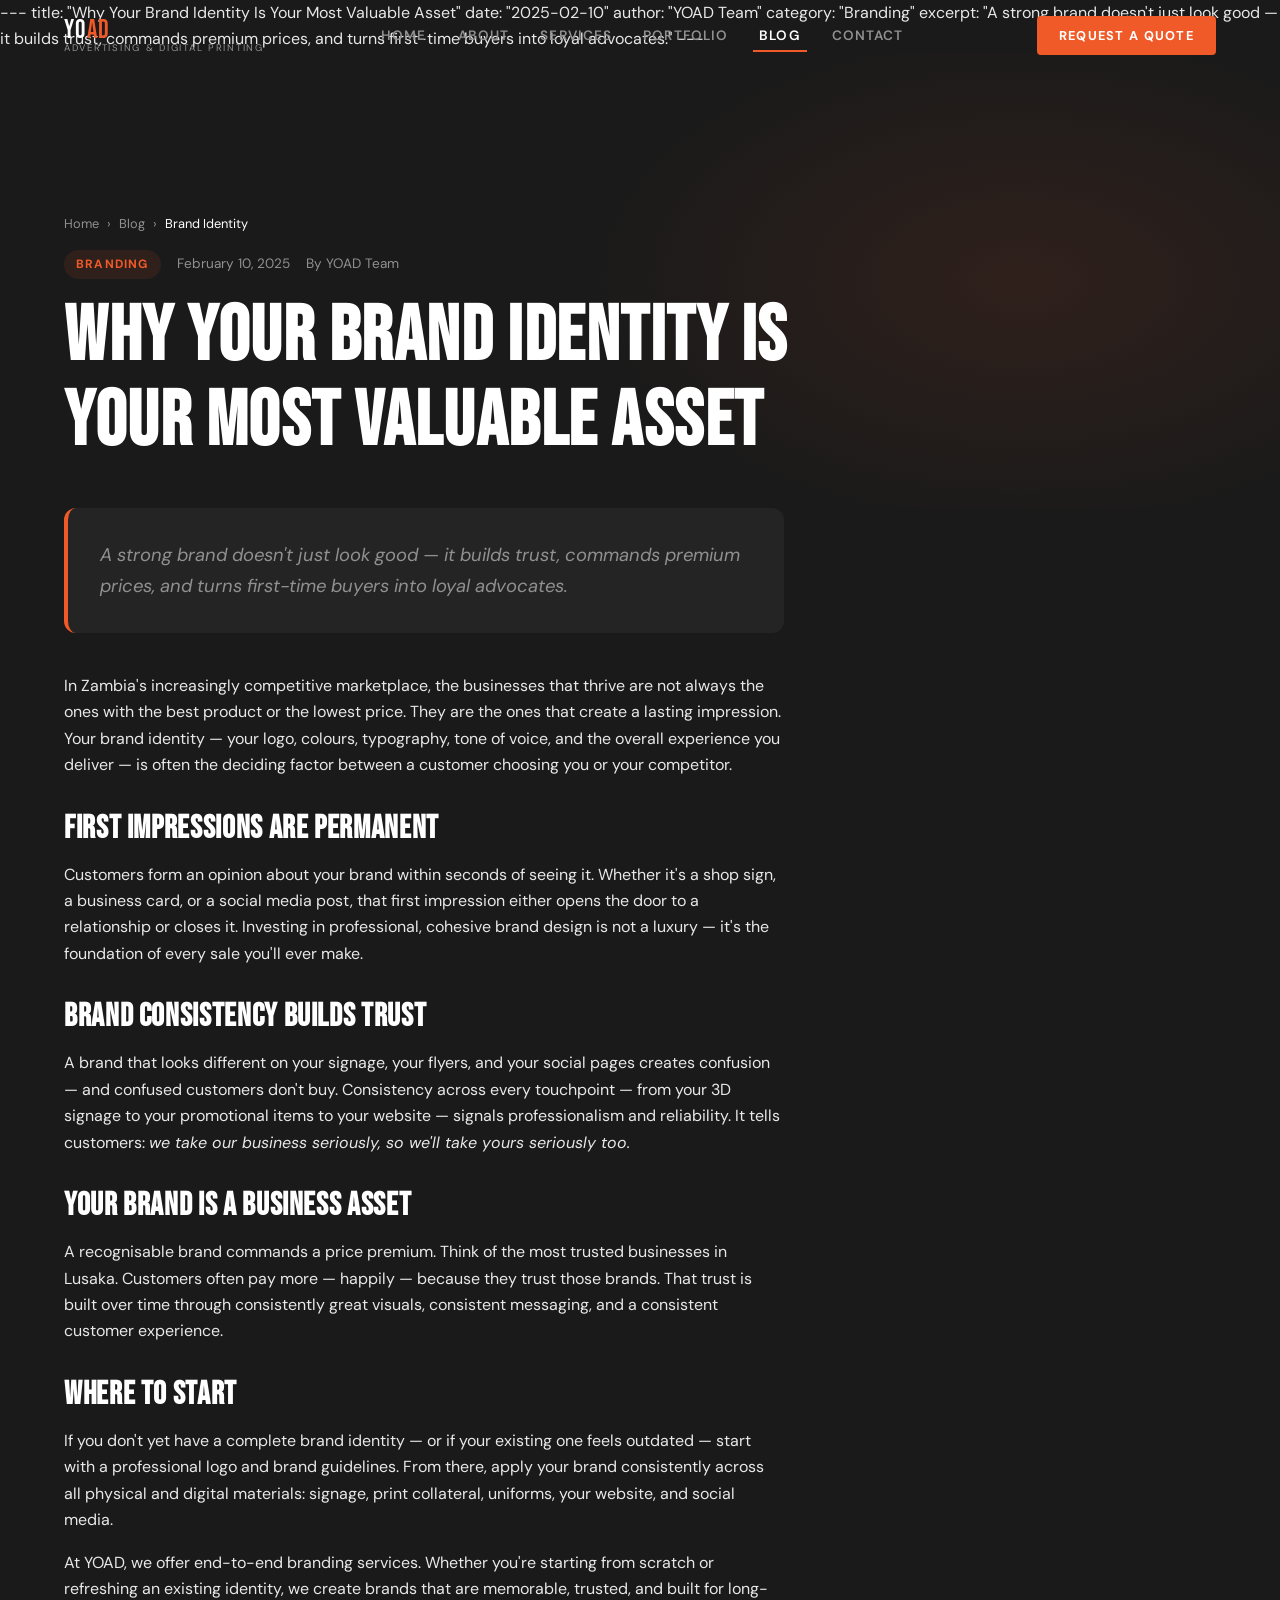
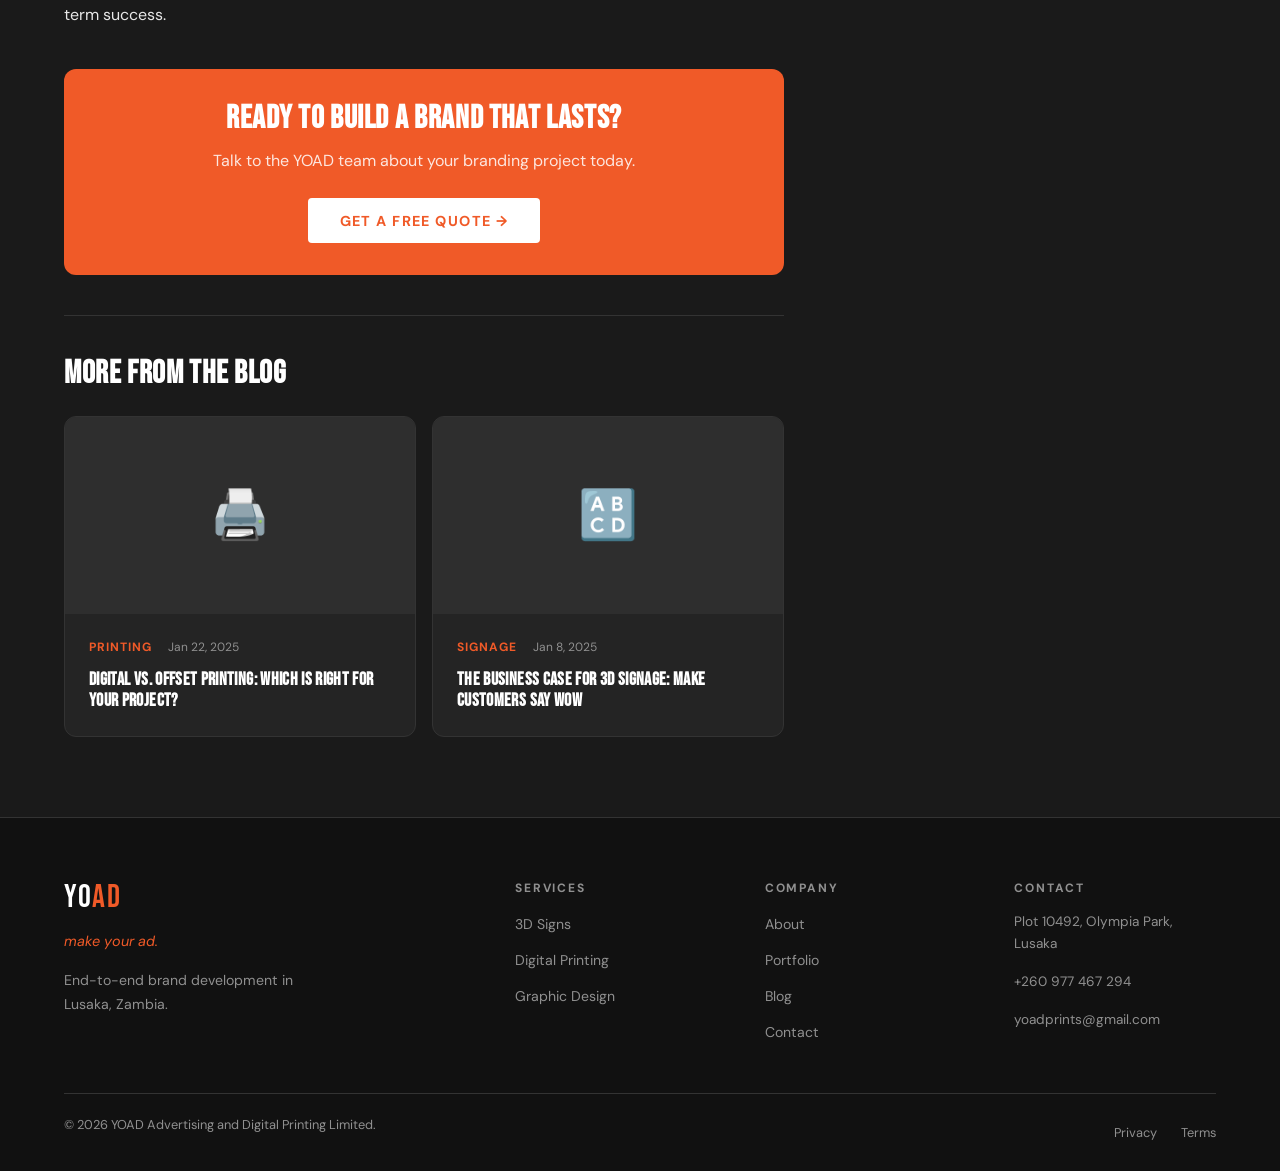
<file: blog/brand-identity.html>
---
title: "Why Your Brand Identity Is Your Most Valuable Asset"
date: "2025-02-10"
author: "YOAD Team"
category: "Branding"
excerpt: "A strong brand doesn't just look good — it builds trust, commands premium prices, and turns first-time buyers into loyal advocates."
---
<!DOCTYPE html>
<html lang="en">
<head>
  <meta charset="UTF-8" /><meta name="viewport" content="width=device-width, initial-scale=1.0" />
  <title>Why Your Brand Identity Is Your Most Valuable Asset | YOAD Blog</title>
  <meta name="description" content="A strong brand doesn't just look good — it builds trust, commands premium prices, and turns first-time buyers into loyal advocates." />
  <link rel="canonical" href="https://yoad.co.zm/blog/brand-identity.html" />
  <link rel="preconnect" href="https://fonts.googleapis.com" /><link rel="preconnect" href="https://fonts.gstatic.com" crossorigin />
  <link href="https://fonts.googleapis.com/css2?family=Bebas+Neue&family=DM+Sans:ital,opsz,wght@0,9..40,300;0,9..40,400;0,9..40,500;0,9..40,700;1,9..40,400&display=swap" rel="stylesheet" />
  <link rel="stylesheet" href="../css/styles.css" />
  <script type="application/ld+json">
  {"@context":"https://schema.org","@type":"BlogPosting","headline":"Why Your Brand Identity Is Your Most Valuable Asset","datePublished":"2025-02-10","author":{"@type":"Organization","name":"YOAD Advertising and Digital Printing"},"publisher":{"@type":"Organization","name":"YOAD"},"description":"A strong brand doesn't just look good — it builds trust, commands premium prices, and turns first-time buyers into loyal advocates."}
  </script>
</head>
<body>
  <a class="skip-link" href="#main-content">Skip to main content</a>
  <header role="banner">
    <nav class="navbar" aria-label="Main navigation">
      <div class="container navbar__inner">
        <a href="../index.html" class="navbar__logo"><span class="navbar__logo-name">YO<span>AD</span></span><span class="navbar__logo-sub">Advertising &amp; Digital Printing</span></a>
        <ul class="navbar__nav" role="list">
          <li><a href="../index.html">Home</a></li><li><a href="../about.html">About</a></li>
          <li><a href="../services/index.html">Services</a></li>
          <li><a href="../portfolio.html">Portfolio</a></li>
          <li><a href="index.html" class="active">Blog</a></li>
          <li><a href="../contact.html">Contact</a></li>
        </ul>
        <div class="navbar__cta"><button class="btn btn-primary btn-sm" data-modal-open>Request a Quote</button></div>
        <button class="navbar__hamburger" aria-label="Open menu" aria-expanded="false"><span></span><span></span><span></span></button>
      </div>
    </nav>
  </header>

  <main id="main-content">
    <section class="page-hero" style="padding-bottom:2rem;">
      <div class="container page-hero__content">
        <nav class="breadcrumb" aria-label="Breadcrumb"><a href="../index.html">Home</a><span>›</span><a href="index.html">Blog</a><span>›</span><span class="current">Brand Identity</span></nav>
        <div style="display:flex; gap:1rem; margin-bottom:1rem; flex-wrap:wrap; align-items:center;">
          <span class="tag">Branding</span>
          <time datetime="2025-02-10" style="font-size:0.85rem; color:var(--muted);">February 10, 2025</time>
          <span style="font-size:0.85rem; color:var(--muted);">By YOAD Team</span>
        </div>
        <h1 class="anim-fade-up" style="font-size:clamp(2.5rem,6vw,5rem); max-width:800px;">Why Your Brand Identity Is Your Most Valuable Asset</h1>
      </div>
    </section>

    <section class="section" style="padding-top:0;">
      <div class="container">
        <div style="max-width:720px;">

          <div style="background:var(--graphite); border-radius:var(--radius-lg); padding:2rem; margin-bottom:2.5rem; font-size:1.15rem; font-style:italic; color:var(--muted); border-left:4px solid var(--orange);">
            A strong brand doesn't just look good — it builds trust, commands premium prices, and turns first-time buyers into loyal advocates.
          </div>

          <p>In Zambia's increasingly competitive marketplace, the businesses that thrive are not always the ones with the best product or the lowest price. They are the ones that create a lasting impression. Your brand identity — your logo, colours, typography, tone of voice, and the overall experience you deliver — is often the deciding factor between a customer choosing you or your competitor.</p>

          <h2 style="font-size:2rem; margin:2rem 0 1rem;">First Impressions Are Permanent</h2>
          <p>Customers form an opinion about your brand within seconds of seeing it. Whether it's a shop sign, a business card, or a social media post, that first impression either opens the door to a relationship or closes it. Investing in professional, cohesive brand design is not a luxury — it's the foundation of every sale you'll ever make.</p>

          <h2 style="font-size:2rem; margin:2rem 0 1rem;">Brand Consistency Builds Trust</h2>
          <p>A brand that looks different on your signage, your flyers, and your social pages creates confusion — and confused customers don't buy. Consistency across every touchpoint — from your 3D signage to your promotional items to your website — signals professionalism and reliability. It tells customers: <em>we take our business seriously, so we'll take yours seriously too.</em></p>

          <h2 style="font-size:2rem; margin:2rem 0 1rem;">Your Brand Is a Business Asset</h2>
          <p>A recognisable brand commands a price premium. Think of the most trusted businesses in Lusaka. Customers often pay more — happily — because they trust those brands. That trust is built over time through consistently great visuals, consistent messaging, and a consistent customer experience.</p>

          <h2 style="font-size:2rem; margin:2rem 0 1rem;">Where to Start</h2>
          <p>If you don't yet have a complete brand identity — or if your existing one feels outdated — start with a professional logo and brand guidelines. From there, apply your brand consistently across all physical and digital materials: signage, print collateral, uniforms, your website, and social media.</p>
          <p>At YOAD, we offer end-to-end branding services. Whether you're starting from scratch or refreshing an existing identity, we create brands that are memorable, trusted, and built for long-term success.</p>

          <div style="background:var(--orange); border-radius:var(--radius-lg); padding:2rem; margin:2.5rem 0; text-align:center;">
            <h3 style="color:#fff; margin-bottom:0.75rem;">Ready to Build a Brand That Lasts?</h3>
            <p style="color:rgba(255,255,255,0.85); margin-bottom:1.5rem;">Talk to the YOAD team about your branding project today.</p>
            <button class="btn" style="background:#fff; color:var(--orange);" data-modal-open>Get a Free Quote →</button>
          </div>

        </div>

        <!-- Related posts -->
        <div style="max-width:720px; border-top:1px solid var(--border); padding-top:2.5rem; margin-top:0;">
          <h3 style="margin-bottom:1.5rem;">More from the Blog</h3>
          <div class="grid-2" style="gap:1rem;">
            <a href="digital-vs-offset-printing.html" class="blog-card" style="text-decoration:none;">
              <div class="blog-card__img" aria-hidden="true">🖨️</div>
              <div class="blog-card__body">
                <div class="blog-card__meta"><span class="blog-card__tag">Printing</span><time datetime="2025-01-22">Jan 22, 2025</time></div>
                <h4 style="font-size:1.1rem; line-height:1.2;">Digital vs. Offset Printing: Which Is Right for Your Project?</h4>
              </div>
            </a>
            <a href="3d-signage-business-case.html" class="blog-card" style="text-decoration:none;">
              <div class="blog-card__img" aria-hidden="true">🔠</div>
              <div class="blog-card__body">
                <div class="blog-card__meta"><span class="blog-card__tag">Signage</span><time datetime="2025-01-08">Jan 8, 2025</time></div>
                <h4 style="font-size:1.1rem; line-height:1.2;">The Business Case for 3D Signage: Make Customers Say WOW</h4>
              </div>
            </a>
          </div>
        </div>
      </div>
    </section>
  </main>

  <footer class="footer" role="contentinfo">
    <div class="container">
      <div class="footer__grid">
        <div class="footer__brand"><p class="footer__brand-name">YO<span>AD</span></p><p class="footer__tagline">make your ad.</p><p class="footer__desc">End-to-end brand development in Lusaka, Zambia.</p></div>
        <div class="footer__col"><h4>Services</h4><ul role="list"><li><a href="../services/3d-signs.html">3D Signs</a></li><li><a href="../services/digital-printing.html">Digital Printing</a></li><li><a href="../services/graphic-design.html">Graphic Design</a></li></ul></div>
        <div class="footer__col"><h4>Company</h4><ul role="list"><li><a href="../about.html">About</a></li><li><a href="../portfolio.html">Portfolio</a></li><li><a href="index.html">Blog</a></li><li><a href="../contact.html">Contact</a></li></ul></div>
        <div class="footer__col"><h4>Contact</h4><ul role="list" style="gap:0.75rem;"><li style="color:var(--muted); font-size:0.85rem;">Plot 10492, Olympia Park, Lusaka</li><li><a href="tel:+260977467294" style="color:var(--muted); font-size:0.85rem;">+260 977 467 294</a></li><li><a href="mailto:yoadprints@gmail.com" style="color:var(--muted); font-size:0.85rem;">yoadprints@gmail.com</a></li></ul></div>
      </div>
      <div class="footer__bottom"><p>&copy; <span id="year"></span> YOAD Advertising and Digital Printing Limited.</p><div class="footer__bottom-links"><a href="../privacy.html">Privacy</a><a href="../terms.html">Terms</a></div></div>
    </div>
  </footer>

  <div class="modal-overlay" role="dialog" aria-modal="true" aria-labelledby="modal-title" aria-hidden="true">
    <div class="modal">
      <button class="modal__close" data-modal-close aria-label="Close">✕</button>
      <h2 id="modal-title">Request a Quote</h2>
      <form name="quote-request" netlify netlify-honeypot="bot-field" hidden><input name="name" /><input name="email" /><input name="service" /><textarea name="message"></textarea></form>
      <form data-netlify-form action="/" method="POST">
        <input type="hidden" name="form-name" value="quote-request" />
        <div class="honeypot" aria-hidden="true"><label>Don't fill: <input name="bot-field" tabindex="-1" /></label></div>
        <div class="form-row"><div class="form-group"><label class="form-label" for="q-name">Name *</label><input class="form-control" type="text" id="q-name" name="name" required /></div><div class="form-group"><label class="form-label" for="q-email">Email *</label><input class="form-control" type="email" id="q-email" name="email" required /></div></div>
        <div class="form-group"><label class="form-label" for="q-msg">Details *</label><textarea class="form-control" id="q-msg" name="message" required></textarea></div>
        <button type="submit" class="btn btn-primary" style="width:100%;">Send →</button>
      </form>
      <div class="form-success" role="alert"><p style="font-size:2rem;">✅</p><h3>Sent!</h3><p>We'll respond within one business day.</p></div>
    </div>
  </div>
  <a class="phone-cta-bar" href="tel:+260977467294" aria-label="Call YOAD">📞 +260 977 467 294</a>
  <script>document.getElementById('year').textContent = new Date().getFullYear();</script>
  <script src="../js/main.js" defer></script>
</body>
</html>
</file>
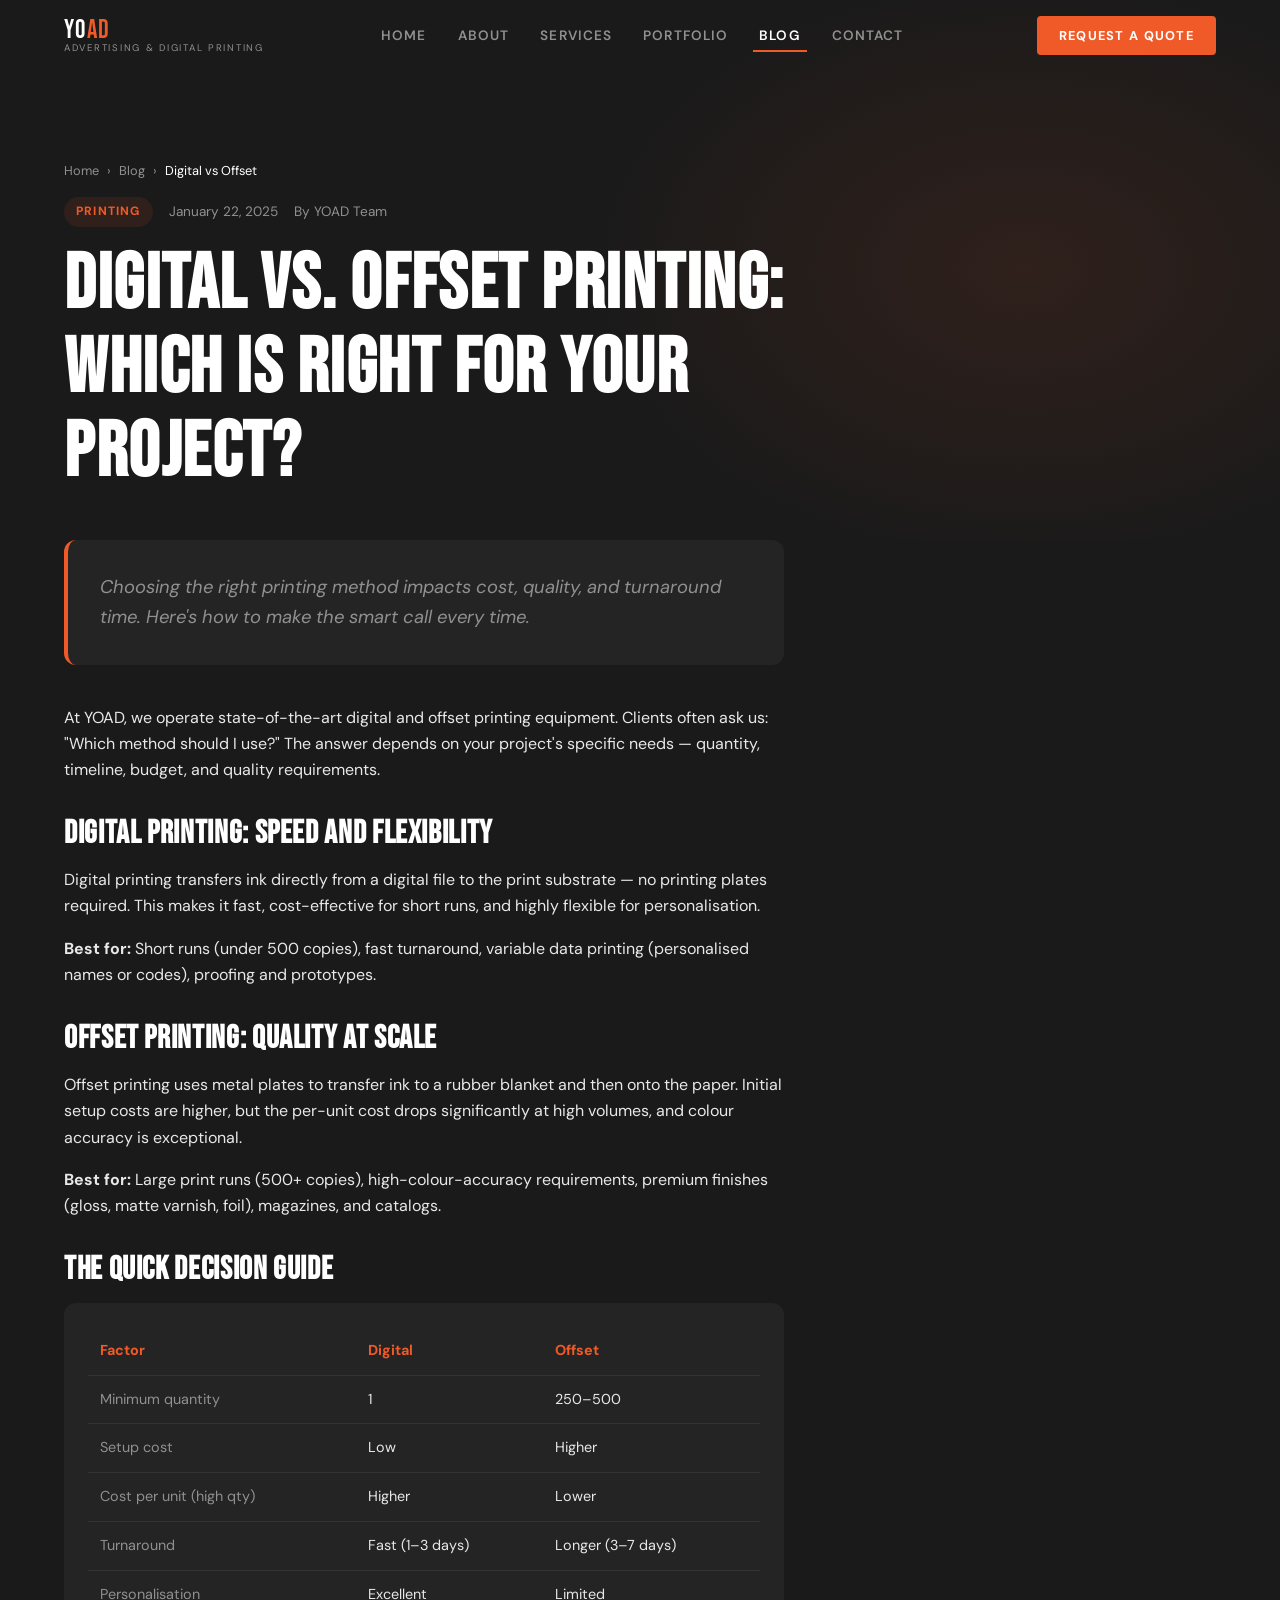
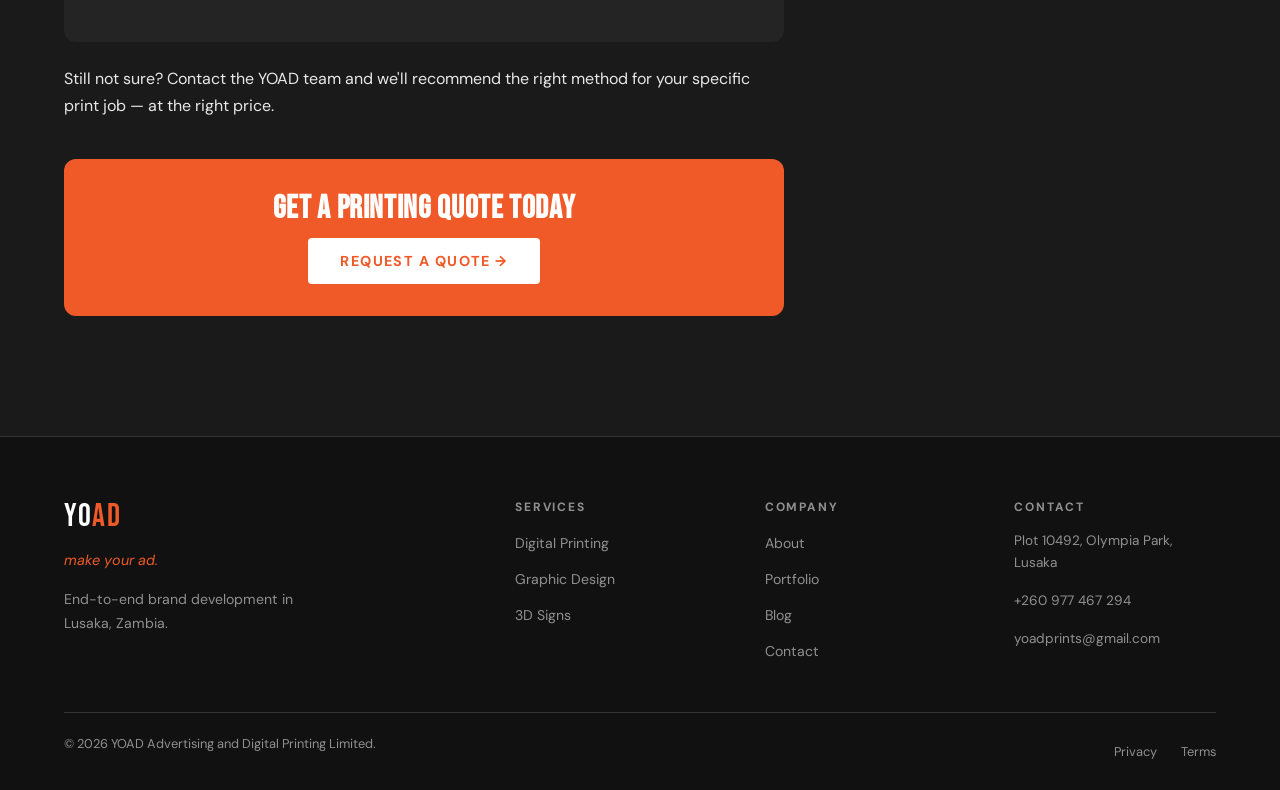
<file: blog/digital-vs-offset-printing.html>
<!DOCTYPE html>
<html lang="en">
<head>
  <meta charset="UTF-8" /><meta name="viewport" content="width=device-width, initial-scale=1.0" />
  <title>Digital vs. Offset Printing | YOAD Blog</title>
  <meta name="description" content="Choosing the right printing method impacts cost, quality, and turnaround. Here's how to make the smart call every time." />
  <link rel="canonical" href="https://yoad.co.zm/blog/digital-vs-offset-printing.html" />
  <link rel="preconnect" href="https://fonts.googleapis.com" /><link rel="preconnect" href="https://fonts.gstatic.com" crossorigin />
  <link href="https://fonts.googleapis.com/css2?family=Bebas+Neue&family=DM+Sans:ital,opsz,wght@0,9..40,300;0,9..40,400;0,9..40,500;0,9..40,700;1,9..40,400&display=swap" rel="stylesheet" />
  <link rel="stylesheet" href="../css/styles.css" />
</head>
<body>
  <a class="skip-link" href="#main-content">Skip to main content</a>
  <header role="banner">
    <nav class="navbar" aria-label="Main navigation">
      <div class="container navbar__inner">
        <a href="../index.html" class="navbar__logo"><span class="navbar__logo-name">YO<span>AD</span></span><span class="navbar__logo-sub">Advertising &amp; Digital Printing</span></a>
        <ul class="navbar__nav" role="list">
          <li><a href="../index.html">Home</a></li><li><a href="../about.html">About</a></li>
          <li><a href="../services/index.html">Services</a></li><li><a href="../portfolio.html">Portfolio</a></li>
          <li><a href="index.html" class="active">Blog</a></li><li><a href="../contact.html">Contact</a></li>
        </ul>
        <div class="navbar__cta"><button class="btn btn-primary btn-sm" data-modal-open>Request a Quote</button></div>
        <button class="navbar__hamburger" aria-label="Open menu" aria-expanded="false"><span></span><span></span><span></span></button>
      </div>
    </nav>
  </header>
  <main id="main-content">
    <section class="page-hero" style="padding-bottom:2rem;">
      <div class="container page-hero__content">
        <nav class="breadcrumb" aria-label="Breadcrumb"><a href="../index.html">Home</a><span>›</span><a href="index.html">Blog</a><span>›</span><span class="current">Digital vs Offset</span></nav>
        <div style="display:flex; gap:1rem; margin-bottom:1rem; flex-wrap:wrap; align-items:center;">
          <span class="tag">Printing</span>
          <time datetime="2025-01-22" style="font-size:0.85rem; color:var(--muted);">January 22, 2025</time>
          <span style="font-size:0.85rem; color:var(--muted);">By YOAD Team</span>
        </div>
        <h1 class="anim-fade-up" style="font-size:clamp(2.5rem,6vw,5rem); max-width:800px;">Digital vs. Offset Printing: Which Is Right for Your Project?</h1>
      </div>
    </section>
    <section class="section" style="padding-top:0;">
      <div class="container">
        <div style="max-width:720px;">
          <div style="background:var(--graphite); border-radius:var(--radius-lg); padding:2rem; margin-bottom:2.5rem; font-size:1.15rem; font-style:italic; color:var(--muted); border-left:4px solid var(--orange);">
            Choosing the right printing method impacts cost, quality, and turnaround time. Here's how to make the smart call every time.
          </div>

          <p>At YOAD, we operate state-of-the-art digital and offset printing equipment. Clients often ask us: "Which method should I use?" The answer depends on your project's specific needs — quantity, timeline, budget, and quality requirements.</p>

          <h2 style="font-size:2rem; margin:2rem 0 1rem;">Digital Printing: Speed and Flexibility</h2>
          <p>Digital printing transfers ink directly from a digital file to the print substrate — no printing plates required. This makes it fast, cost-effective for short runs, and highly flexible for personalisation.</p>
          <p><strong>Best for:</strong> Short runs (under 500 copies), fast turnaround, variable data printing (personalised names or codes), proofing and prototypes.</p>

          <h2 style="font-size:2rem; margin:2rem 0 1rem;">Offset Printing: Quality at Scale</h2>
          <p>Offset printing uses metal plates to transfer ink to a rubber blanket and then onto the paper. Initial setup costs are higher, but the per-unit cost drops significantly at high volumes, and colour accuracy is exceptional.</p>
          <p><strong>Best for:</strong> Large print runs (500+ copies), high-colour-accuracy requirements, premium finishes (gloss, matte varnish, foil), magazines, and catalogs.</p>

          <h2 style="font-size:2rem; margin:2rem 0 1rem;">The Quick Decision Guide</h2>
          <div style="background:var(--graphite); border-radius:var(--radius-lg); padding:1.5rem; margin-bottom:1.5rem;">
            <table style="width:100%; border-collapse:collapse; font-size:0.9rem;">
              <thead>
                <tr style="border-bottom:1px solid var(--border);">
                  <th style="text-align:left; padding:0.75rem; color:var(--orange);">Factor</th>
                  <th style="text-align:left; padding:0.75rem; color:var(--orange);">Digital</th>
                  <th style="text-align:left; padding:0.75rem; color:var(--orange);">Offset</th>
                </tr>
              </thead>
              <tbody>
                <tr style="border-bottom:1px solid var(--border);"><td style="padding:0.75rem; color:var(--muted);">Minimum quantity</td><td style="padding:0.75rem;">1</td><td style="padding:0.75rem;">250–500</td></tr>
                <tr style="border-bottom:1px solid var(--border);"><td style="padding:0.75rem; color:var(--muted);">Setup cost</td><td style="padding:0.75rem;">Low</td><td style="padding:0.75rem;">Higher</td></tr>
                <tr style="border-bottom:1px solid var(--border);"><td style="padding:0.75rem; color:var(--muted);">Cost per unit (high qty)</td><td style="padding:0.75rem;">Higher</td><td style="padding:0.75rem;">Lower</td></tr>
                <tr style="border-bottom:1px solid var(--border);"><td style="padding:0.75rem; color:var(--muted);">Turnaround</td><td style="padding:0.75rem;">Fast (1–3 days)</td><td style="padding:0.75rem;">Longer (3–7 days)</td></tr>
                <tr><td style="padding:0.75rem; color:var(--muted);">Personalisation</td><td style="padding:0.75rem;">Excellent</td><td style="padding:0.75rem;">Limited</td></tr>
              </tbody>
            </table>
          </div>

          <p>Still not sure? Contact the YOAD team and we'll recommend the right method for your specific print job — at the right price.</p>

          <div style="background:var(--orange); border-radius:var(--radius-lg); padding:2rem; margin:2.5rem 0; text-align:center;">
            <h3 style="color:#fff; margin-bottom:0.75rem;">Get a Printing Quote Today</h3>
            <button class="btn" style="background:#fff; color:var(--orange);" data-modal-open>Request a Quote →</button>
          </div>
        </div>
      </div>
    </section>
  </main>
  <footer class="footer" role="contentinfo">
    <div class="container">
      <div class="footer__grid">
        <div class="footer__brand"><p class="footer__brand-name">YO<span>AD</span></p><p class="footer__tagline">make your ad.</p><p class="footer__desc">End-to-end brand development in Lusaka, Zambia.</p></div>
        <div class="footer__col"><h4>Services</h4><ul role="list"><li><a href="../services/digital-printing.html">Digital Printing</a></li><li><a href="../services/graphic-design.html">Graphic Design</a></li><li><a href="../services/3d-signs.html">3D Signs</a></li></ul></div>
        <div class="footer__col"><h4>Company</h4><ul role="list"><li><a href="../about.html">About</a></li><li><a href="../portfolio.html">Portfolio</a></li><li><a href="index.html">Blog</a></li><li><a href="../contact.html">Contact</a></li></ul></div>
        <div class="footer__col"><h4>Contact</h4><ul role="list" style="gap:0.75rem;"><li style="color:var(--muted); font-size:0.85rem;">Plot 10492, Olympia Park, Lusaka</li><li><a href="tel:+260977467294" style="color:var(--muted); font-size:0.85rem;">+260 977 467 294</a></li><li><a href="mailto:yoadprints@gmail.com" style="color:var(--muted); font-size:0.85rem;">yoadprints@gmail.com</a></li></ul></div>
      </div>
      <div class="footer__bottom"><p>&copy; <span id="year"></span> YOAD Advertising and Digital Printing Limited.</p><div class="footer__bottom-links"><a href="../privacy.html">Privacy</a><a href="../terms.html">Terms</a></div></div>
    </div>
  </footer>
  <div class="modal-overlay" role="dialog" aria-modal="true" aria-labelledby="modal-title" aria-hidden="true">
    <div class="modal">
      <button class="modal__close" data-modal-close aria-label="Close">✕</button>
      <h2 id="modal-title">Request a Quote</h2>
      <form name="quote-request" netlify netlify-honeypot="bot-field" hidden><input name="name" /><input name="email" /><input name="service" /><textarea name="message"></textarea></form>
      <form data-netlify-form action="/" method="POST">
        <input type="hidden" name="form-name" value="quote-request" />
        <div class="honeypot" aria-hidden="true"><label>Don't fill: <input name="bot-field" tabindex="-1" /></label></div>
        <div class="form-row"><div class="form-group"><label class="form-label" for="q-name">Name *</label><input class="form-control" type="text" id="q-name" name="name" required /></div><div class="form-group"><label class="form-label" for="q-email">Email *</label><input class="form-control" type="email" id="q-email" name="email" required /></div></div>
        <div class="form-group"><label class="form-label" for="q-msg">Details *</label><textarea class="form-control" id="q-msg" name="message" required></textarea></div>
        <button type="submit" class="btn btn-primary" style="width:100%;">Send →</button>
      </form>
      <div class="form-success" role="alert"><p style="font-size:2rem;">✅</p><h3>Sent!</h3><p>We'll respond within one business day.</p></div>
    </div>
  </div>
  <a class="phone-cta-bar" href="tel:+260977467294" aria-label="Call YOAD">📞 +260 977 467 294</a>
  <script>document.getElementById('year').textContent = new Date().getFullYear();</script>
  <script src="../js/main.js" defer></script>
</body>
</html>
</file>
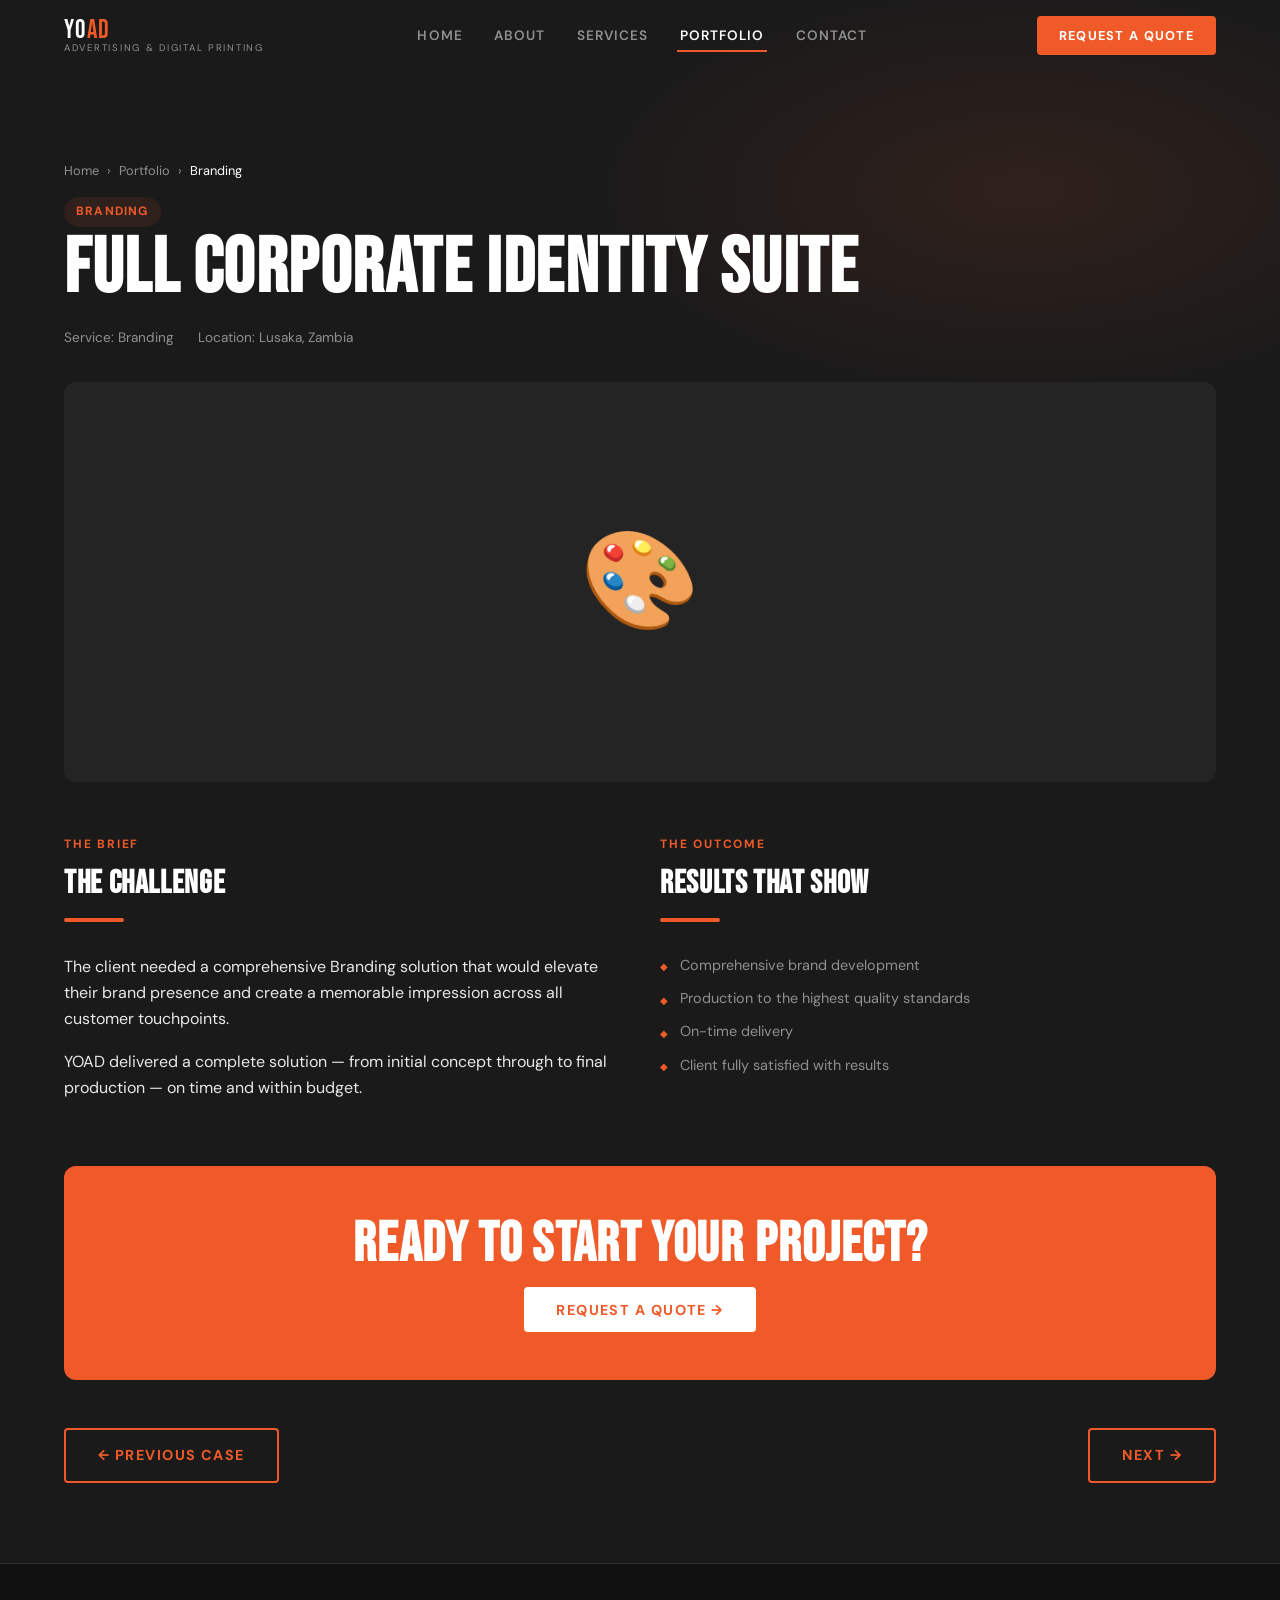
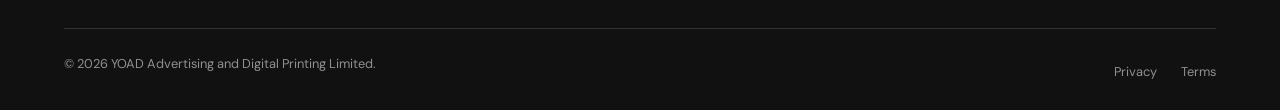
<file: portfolio/case-branding.html>
<!DOCTYPE html>
<html lang="en">
<head>
  <meta charset="UTF-8" /><meta name="viewport" content="width=device-width, initial-scale=1.0" />
  <title>Case Study: Full Corporate Identity Suite | YOAD Portfolio</title>
  <meta name="description" content="YOAD Portfolio case study: Full Corporate Identity Suite." />
  <link rel="preconnect" href="https://fonts.googleapis.com" /><link rel="preconnect" href="https://fonts.gstatic.com" crossorigin />
  <link href="https://fonts.googleapis.com/css2?family=Bebas+Neue&family=DM+Sans:ital,opsz,wght@0,9..40,300;0,9..40,400;0,9..40,500;0,9..40,700&display=swap" rel="stylesheet" />
  <link rel="stylesheet" href="../css/styles.css" />
</head>
<body>
  <a class="skip-link" href="#main-content">Skip to main content</a>
  <header role="banner">
    <nav class="navbar" aria-label="Main navigation">
      <div class="container navbar__inner">
        <a href="../index.html" class="navbar__logo"><span class="navbar__logo-name">YO<span>AD</span></span><span class="navbar__logo-sub">Advertising &amp; Digital Printing</span></a>
        <ul class="navbar__nav" role="list">
          <li><a href="../index.html">Home</a></li><li><a href="../about.html">About</a></li>
          <li><a href="../services/index.html">Services</a></li>
          <li><a href="../portfolio.html" class="active">Portfolio</a></li>
          <li><a href="../contact.html">Contact</a></li>
        </ul>
        <div class="navbar__cta"><button class="btn btn-primary btn-sm" data-modal-open>Request a Quote</button></div>
        <button class="navbar__hamburger" aria-label="Open menu" aria-expanded="false"><span></span><span></span><span></span></button>
      </div>
    </nav>
  </header>
  <main id="main-content">
    <section class="page-hero" style="padding-bottom:2rem;">
      <div class="container page-hero__content">
        <nav class="breadcrumb" aria-label="Breadcrumb"><a href="../index.html">Home</a><span>›</span><a href="../portfolio.html">Portfolio</a><span>›</span><span class="current">Branding</span></nav>
        <span class="tag anim-fade-up">Branding</span>
        <h1 class="anim-fade-up anim-delay-1" style="font-size:clamp(2.5rem,6vw,5rem);">Full Corporate Identity Suite</h1>
        <div class="anim-fade-up anim-delay-2" style="display:flex;gap:1.5rem;flex-wrap:wrap;margin-top:1rem;">
          <span style="font-size:0.85rem;color:var(--muted);">Service: Branding</span>
          <span style="font-size:0.85rem;color:var(--muted);">Location: Lusaka, Zambia</span>
        </div>
      </div>
    </section>
    <section class="section" style="padding-top:0;">
      <div class="container">
        <div style="background:var(--graphite);border-radius:var(--radius-lg);height:400px;display:flex;align-items:center;justify-content:center;font-size:6rem;margin-bottom:3rem;" aria-label="Full Corporate Identity Suite photo placeholder">🎨</div>
        <div class="grid-2 gap-lg">
          <div>
            <p class="section-label">The Brief</p>
            <h2 style="font-size:2rem;">The Challenge</h2>
            <div class="accent-line"></div>
            <p>The client needed a comprehensive Branding solution that would elevate their brand presence and create a memorable impression across all customer touchpoints.</p>
            <p>YOAD delivered a complete solution — from initial concept through to final production — on time and within budget.</p>
          </div>
          <div>
            <p class="section-label">The Outcome</p>
            <h2 style="font-size:2rem;">Results That Show</h2>
            <div class="accent-line"></div>
            <ul class="checklist">
              <li>Comprehensive brand development</li>
              <li>Production to the highest quality standards</li>
              <li>On-time delivery</li>
              <li>Client fully satisfied with results</li>
            </ul>
          </div>
        </div>
        <div style="background:var(--orange);border-radius:var(--radius-lg);padding:3rem;text-align:center;margin-top:4rem;">
          <h2 style="color:#fff;margin-bottom:0.75rem;">Ready to Start Your Project?</h2>
          <button class="btn" style="background:#fff;color:var(--orange);" data-modal-open>Request a Quote →</button>
        </div>
        <div style="display:flex;justify-content:space-between;margin-top:3rem;flex-wrap:wrap;gap:1rem;">
          <a href="case-signage.html" class="btn btn-outline-orange">← Previous Case</a>
          <a href="case-printing.html" class="btn btn-outline-orange">Next →</a>
        </div>
      </div>
    </section>
  </main>
  <footer class="footer" role="contentinfo">
    <div class="container">
      <div class="footer__bottom" style="border-top:1px solid var(--border);padding-top:1.5rem;">
        <p>&copy; <span id="year"></span> YOAD Advertising and Digital Printing Limited.</p>
        <div class="footer__bottom-links"><a href="../privacy.html">Privacy</a><a href="../terms.html">Terms</a></div>
      </div>
    </div>
  </footer>
  <div class="modal-overlay" role="dialog" aria-modal="true" aria-labelledby="modal-title" aria-hidden="true">
    <div class="modal">
      <button class="modal__close" data-modal-close aria-label="Close">✕</button>
      <h2 id="modal-title">Request a Quote</h2>
      <form name="quote-request" netlify netlify-honeypot="bot-field" hidden><input name="name" /><input name="email" /><input name="service" /><textarea name="message"></textarea></form>
      <form data-netlify-form action="/" method="POST">
        <input type="hidden" name="form-name" value="quote-request" />
        <div class="honeypot" aria-hidden="true"><label>Don't fill: <input name="bot-field" tabindex="-1" /></label></div>
        <div class="form-row"><div class="form-group"><label class="form-label" for="q-name">Name *</label><input class="form-control" type="text" id="q-name" name="name" required /></div><div class="form-group"><label class="form-label" for="q-email">Email *</label><input class="form-control" type="email" id="q-email" name="email" required /></div></div>
        <div class="form-group"><label class="form-label" for="q-msg">Details *</label><textarea class="form-control" id="q-msg" name="message" required></textarea></div>
        <button type="submit" class="btn btn-primary" style="width:100%;">Send →</button>
      </form>
      <div class="form-success" role="alert"><p style="font-size:2rem;">✅</p><h3>Sent!</h3><p>We'll respond within one business day.</p></div>
    </div>
  </div>
  <a class="phone-cta-bar" href="tel:+260977467294" aria-label="Call YOAD">📞 +260 977 467 294</a>
  <script>document.getElementById('year').textContent = new Date().getFullYear();</script>
  <script src="../js/main.js" defer></script>
</body>
</html>
</file>
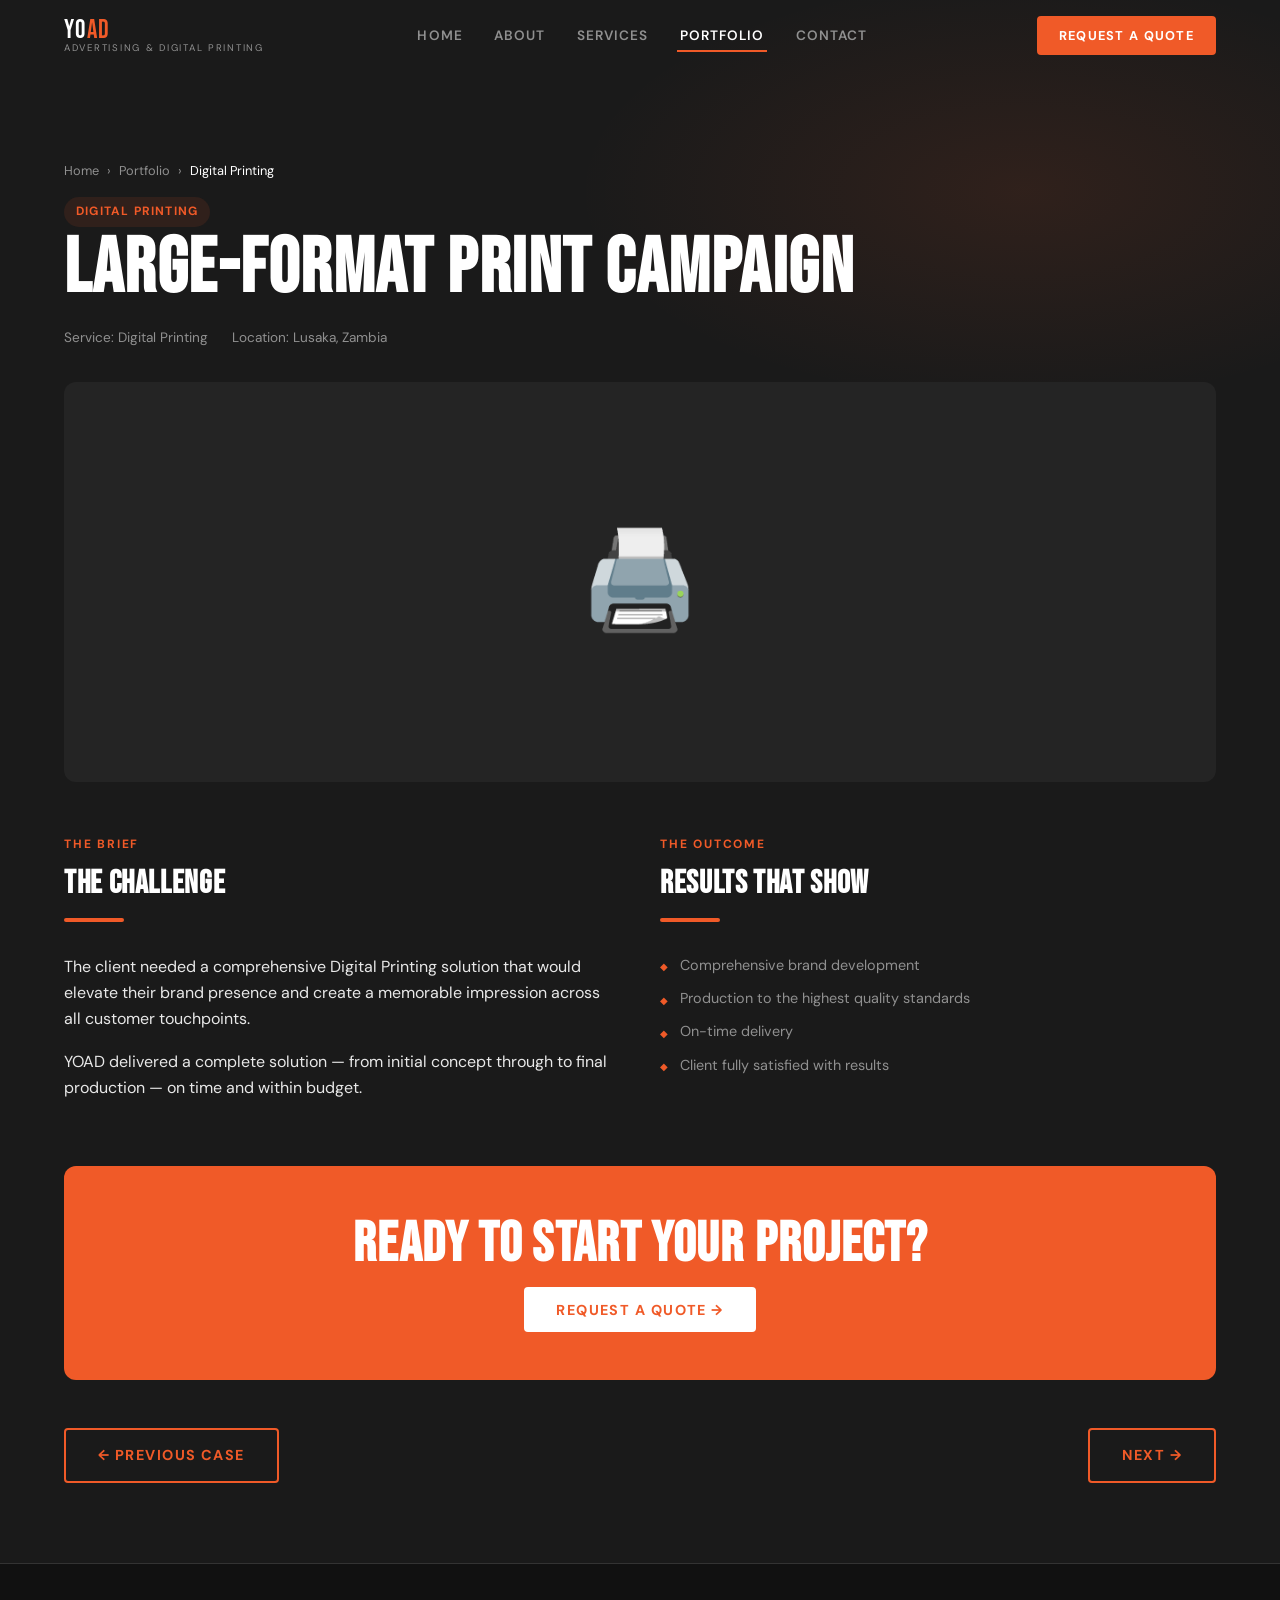
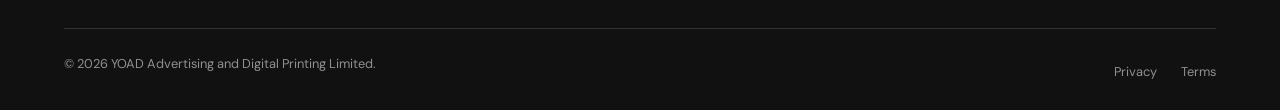
<file: portfolio/case-printing.html>
<!DOCTYPE html>
<html lang="en">
<head>
  <meta charset="UTF-8" /><meta name="viewport" content="width=device-width, initial-scale=1.0" />
  <title>Case Study: Large-Format Print Campaign | YOAD Portfolio</title>
  <meta name="description" content="YOAD Portfolio case study: Large-Format Print Campaign." />
  <link rel="preconnect" href="https://fonts.googleapis.com" /><link rel="preconnect" href="https://fonts.gstatic.com" crossorigin />
  <link href="https://fonts.googleapis.com/css2?family=Bebas+Neue&family=DM+Sans:ital,opsz,wght@0,9..40,300;0,9..40,400;0,9..40,500;0,9..40,700&display=swap" rel="stylesheet" />
  <link rel="stylesheet" href="../css/styles.css" />
</head>
<body>
  <a class="skip-link" href="#main-content">Skip to main content</a>
  <header role="banner">
    <nav class="navbar" aria-label="Main navigation">
      <div class="container navbar__inner">
        <a href="../index.html" class="navbar__logo"><span class="navbar__logo-name">YO<span>AD</span></span><span class="navbar__logo-sub">Advertising &amp; Digital Printing</span></a>
        <ul class="navbar__nav" role="list">
          <li><a href="../index.html">Home</a></li><li><a href="../about.html">About</a></li>
          <li><a href="../services/index.html">Services</a></li>
          <li><a href="../portfolio.html" class="active">Portfolio</a></li>
          <li><a href="../contact.html">Contact</a></li>
        </ul>
        <div class="navbar__cta"><button class="btn btn-primary btn-sm" data-modal-open>Request a Quote</button></div>
        <button class="navbar__hamburger" aria-label="Open menu" aria-expanded="false"><span></span><span></span><span></span></button>
      </div>
    </nav>
  </header>
  <main id="main-content">
    <section class="page-hero" style="padding-bottom:2rem;">
      <div class="container page-hero__content">
        <nav class="breadcrumb" aria-label="Breadcrumb"><a href="../index.html">Home</a><span>›</span><a href="../portfolio.html">Portfolio</a><span>›</span><span class="current">Digital Printing</span></nav>
        <span class="tag anim-fade-up">Digital Printing</span>
        <h1 class="anim-fade-up anim-delay-1" style="font-size:clamp(2.5rem,6vw,5rem);">Large-Format Print Campaign</h1>
        <div class="anim-fade-up anim-delay-2" style="display:flex;gap:1.5rem;flex-wrap:wrap;margin-top:1rem;">
          <span style="font-size:0.85rem;color:var(--muted);">Service: Digital Printing</span>
          <span style="font-size:0.85rem;color:var(--muted);">Location: Lusaka, Zambia</span>
        </div>
      </div>
    </section>
    <section class="section" style="padding-top:0;">
      <div class="container">
        <div style="background:var(--graphite);border-radius:var(--radius-lg);height:400px;display:flex;align-items:center;justify-content:center;font-size:6rem;margin-bottom:3rem;" aria-label="Large-Format Print Campaign photo placeholder">🖨️</div>
        <div class="grid-2 gap-lg">
          <div>
            <p class="section-label">The Brief</p>
            <h2 style="font-size:2rem;">The Challenge</h2>
            <div class="accent-line"></div>
            <p>The client needed a comprehensive Digital Printing solution that would elevate their brand presence and create a memorable impression across all customer touchpoints.</p>
            <p>YOAD delivered a complete solution — from initial concept through to final production — on time and within budget.</p>
          </div>
          <div>
            <p class="section-label">The Outcome</p>
            <h2 style="font-size:2rem;">Results That Show</h2>
            <div class="accent-line"></div>
            <ul class="checklist">
              <li>Comprehensive brand development</li>
              <li>Production to the highest quality standards</li>
              <li>On-time delivery</li>
              <li>Client fully satisfied with results</li>
            </ul>
          </div>
        </div>
        <div style="background:var(--orange);border-radius:var(--radius-lg);padding:3rem;text-align:center;margin-top:4rem;">
          <h2 style="color:#fff;margin-bottom:0.75rem;">Ready to Start Your Project?</h2>
          <button class="btn" style="background:#fff;color:var(--orange);" data-modal-open>Request a Quote →</button>
        </div>
        <div style="display:flex;justify-content:space-between;margin-top:3rem;flex-wrap:wrap;gap:1rem;">
          <a href="case-branding.html" class="btn btn-outline-orange">← Previous Case</a>
          <a href="../portfolio.html" class="btn btn-outline-orange">Next →</a>
        </div>
      </div>
    </section>
  </main>
  <footer class="footer" role="contentinfo">
    <div class="container">
      <div class="footer__bottom" style="border-top:1px solid var(--border);padding-top:1.5rem;">
        <p>&copy; <span id="year"></span> YOAD Advertising and Digital Printing Limited.</p>
        <div class="footer__bottom-links"><a href="../privacy.html">Privacy</a><a href="../terms.html">Terms</a></div>
      </div>
    </div>
  </footer>
  <div class="modal-overlay" role="dialog" aria-modal="true" aria-labelledby="modal-title" aria-hidden="true">
    <div class="modal">
      <button class="modal__close" data-modal-close aria-label="Close">✕</button>
      <h2 id="modal-title">Request a Quote</h2>
      <form name="quote-request" netlify netlify-honeypot="bot-field" hidden><input name="name" /><input name="email" /><input name="service" /><textarea name="message"></textarea></form>
      <form data-netlify-form action="/" method="POST">
        <input type="hidden" name="form-name" value="quote-request" />
        <div class="honeypot" aria-hidden="true"><label>Don't fill: <input name="bot-field" tabindex="-1" /></label></div>
        <div class="form-row"><div class="form-group"><label class="form-label" for="q-name">Name *</label><input class="form-control" type="text" id="q-name" name="name" required /></div><div class="form-group"><label class="form-label" for="q-email">Email *</label><input class="form-control" type="email" id="q-email" name="email" required /></div></div>
        <div class="form-group"><label class="form-label" for="q-msg">Details *</label><textarea class="form-control" id="q-msg" name="message" required></textarea></div>
        <button type="submit" class="btn btn-primary" style="width:100%;">Send →</button>
      </form>
      <div class="form-success" role="alert"><p style="font-size:2rem;">✅</p><h3>Sent!</h3><p>We'll respond within one business day.</p></div>
    </div>
  </div>
  <a class="phone-cta-bar" href="tel:+260977467294" aria-label="Call YOAD">📞 +260 977 467 294</a>
  <script>document.getElementById('year').textContent = new Date().getFullYear();</script>
  <script src="../js/main.js" defer></script>
</body>
</html>
</file>
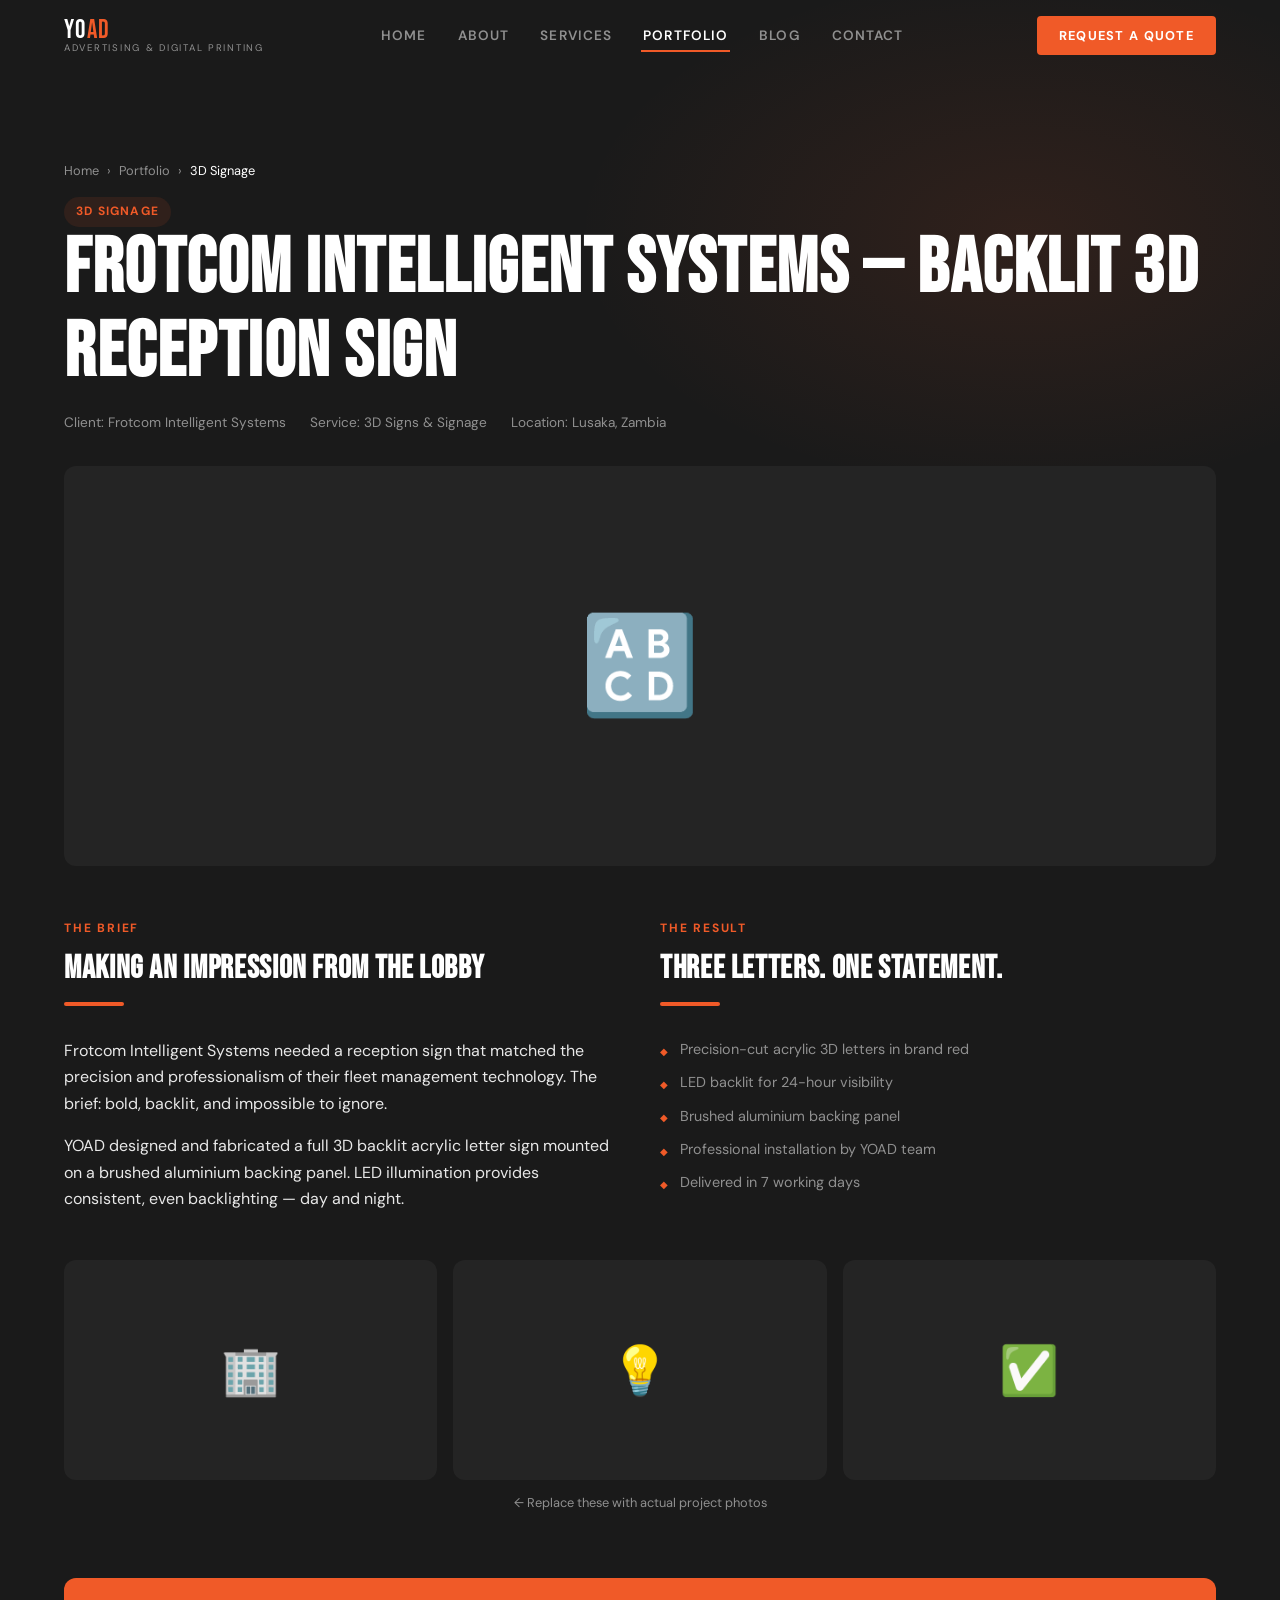
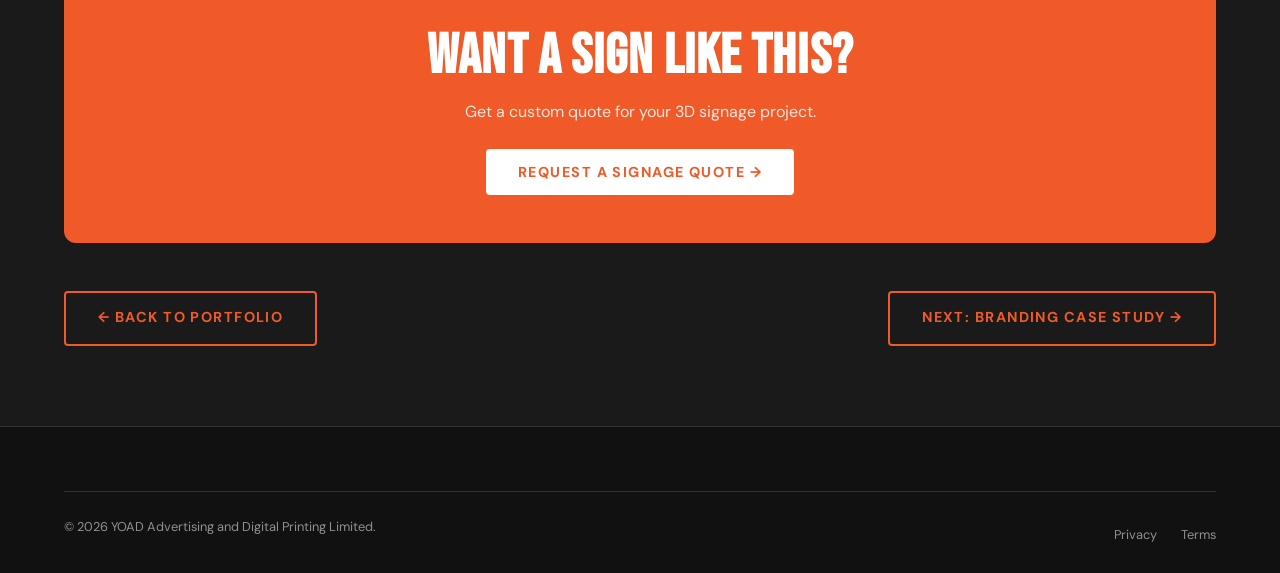
<file: portfolio/case-signage.html>
<!DOCTYPE html>
<html lang="en">
<head>
  <meta charset="UTF-8" /><meta name="viewport" content="width=device-width, initial-scale=1.0" />
  <title>Case Study: 3D Signage — Frotcom | YOAD Portfolio</title>
  <meta name="description" content="How YOAD created a WOW-factor backlit 3D reception sign for Frotcom Intelligent Systems in Lusaka." />
  <link rel="preconnect" href="https://fonts.googleapis.com" /><link rel="preconnect" href="https://fonts.gstatic.com" crossorigin />
  <link href="https://fonts.googleapis.com/css2?family=Bebas+Neue&family=DM+Sans:ital,opsz,wght@0,9..40,300;0,9..40,400;0,9..40,500;0,9..40,700&display=swap" rel="stylesheet" />
  <link rel="stylesheet" href="../css/styles.css" />
</head>
<body>
  <a class="skip-link" href="#main-content">Skip to main content</a>
  <header role="banner">
    <nav class="navbar" aria-label="Main navigation">
      <div class="container navbar__inner">
        <a href="../index.html" class="navbar__logo"><span class="navbar__logo-name">YO<span>AD</span></span><span class="navbar__logo-sub">Advertising &amp; Digital Printing</span></a>
        <ul class="navbar__nav" role="list">
          <li><a href="../index.html">Home</a></li><li><a href="../about.html">About</a></li>
          <li><a href="../services/index.html">Services</a></li>
          <li><a href="../portfolio.html" class="active">Portfolio</a></li>
          <li><a href="../blog/index.html">Blog</a></li><li><a href="../contact.html">Contact</a></li>
        </ul>
        <div class="navbar__cta"><button class="btn btn-primary btn-sm" data-modal-open>Request a Quote</button></div>
        <button class="navbar__hamburger" aria-label="Open menu" aria-expanded="false"><span></span><span></span><span></span></button>
      </div>
    </nav>
  </header>
  <main id="main-content">
    <section class="page-hero" style="padding-bottom:2rem;">
      <div class="container page-hero__content">
        <nav class="breadcrumb" aria-label="Breadcrumb">
          <a href="../index.html">Home</a><span>›</span><a href="../portfolio.html">Portfolio</a><span>›</span><span class="current">3D Signage</span>
        </nav>
        <span class="tag anim-fade-up">3D Signage</span>
        <h1 class="anim-fade-up anim-delay-1" style="font-size:clamp(2.5rem,6vw,5rem);">Frotcom Intelligent Systems — Backlit 3D Reception Sign</h1>
        <div class="anim-fade-up anim-delay-2" style="display:flex;gap:1.5rem;flex-wrap:wrap;margin-top:1rem;">
          <span style="font-size:0.85rem;color:var(--muted);">Client: Frotcom Intelligent Systems</span>
          <span style="font-size:0.85rem;color:var(--muted);">Service: 3D Signs &amp; Signage</span>
          <span style="font-size:0.85rem;color:var(--muted);">Location: Lusaka, Zambia</span>
        </div>
      </div>
    </section>
    <section class="section" style="padding-top:0;">
      <div class="container">

        <!-- Hero image placeholder -->
        <div style="background:var(--graphite);border-radius:var(--radius-lg);height:400px;display:flex;align-items:center;justify-content:center;font-size:6rem;margin-bottom:3rem;" aria-label="Frotcom 3D sign photo placeholder">🔠</div>

        <div class="grid-2 gap-lg" style="align-items:start;">
          <div>
            <p class="section-label" data-reveal>The Brief</p>
            <h2 data-reveal data-reveal-delay="1" style="font-size:2rem;">Making an Impression from the Lobby</h2>
            <div class="accent-line" data-reveal data-reveal-delay="2"></div>
            <p data-reveal data-reveal-delay="2">Frotcom Intelligent Systems needed a reception sign that matched the precision and professionalism of their fleet management technology. The brief: bold, backlit, and impossible to ignore.</p>
            <p data-reveal data-reveal-delay="3">YOAD designed and fabricated a full 3D backlit acrylic letter sign mounted on a brushed aluminium backing panel. LED illumination provides consistent, even backlighting — day and night.</p>
          </div>
          <div>
            <p class="section-label" data-reveal>The Result</p>
            <h2 data-reveal data-reveal-delay="1" style="font-size:2rem;">Three Letters. One Statement.</h2>
            <div class="accent-line" data-reveal data-reveal-delay="2"></div>
            <div class="checklist" data-reveal data-reveal-delay="2">
              <li>Precision-cut acrylic 3D letters in brand red</li>
              <li>LED backlit for 24-hour visibility</li>
              <li>Brushed aluminium backing panel</li>
              <li>Professional installation by YOAD team</li>
              <li>Delivered in 7 working days</li>
            </div>
          </div>
        </div>

        <!-- Additional images grid -->
        <div class="grid-3" style="margin-top:3rem;gap:1rem;">
          <div style="background:var(--graphite);border-radius:var(--radius-lg);height:220px;display:flex;align-items:center;justify-content:center;font-size:3rem;" aria-hidden="true">🏢</div>
          <div style="background:var(--graphite);border-radius:var(--radius-lg);height:220px;display:flex;align-items:center;justify-content:center;font-size:3rem;" aria-hidden="true">💡</div>
          <div style="background:var(--graphite);border-radius:var(--radius-lg);height:220px;display:flex;align-items:center;justify-content:center;font-size:3rem;" aria-hidden="true">✅</div>
        </div>
        <p style="font-size:0.8rem;color:var(--muted);margin-top:0.75rem;text-align:center;">← Replace these with actual project photos</p>

        <!-- CTA -->
        <div style="background:var(--orange);border-radius:var(--radius-lg);padding:3rem;text-align:center;margin-top:4rem;" data-reveal>
          <h2 style="color:#fff;margin-bottom:0.75rem;">Want a Sign Like This?</h2>
          <p style="color:rgba(255,255,255,0.85);margin-bottom:1.5rem;">Get a custom quote for your 3D signage project.</p>
          <button class="btn" style="background:#fff;color:var(--orange);" data-modal-open>Request a Signage Quote →</button>
        </div>

        <!-- Nav between cases -->
        <div style="display:flex;justify-content:space-between;margin-top:3rem;flex-wrap:wrap;gap:1rem;">
          <a href="../portfolio.html" class="btn btn-outline-orange">← Back to Portfolio</a>
          <a href="case-branding.html" class="btn btn-outline-orange">Next: Branding Case Study →</a>
        </div>
      </div>
    </section>
  </main>
  <footer class="footer" role="contentinfo">
    <div class="container">
      <div class="footer__bottom" style="border-top:1px solid var(--border);padding-top:1.5rem;">
        <p>&copy; <span id="year"></span> YOAD Advertising and Digital Printing Limited.</p>
        <div class="footer__bottom-links"><a href="../privacy.html">Privacy</a><a href="../terms.html">Terms</a></div>
      </div>
    </div>
  </footer>
  <div class="modal-overlay" role="dialog" aria-modal="true" aria-labelledby="modal-title" aria-hidden="true">
    <div class="modal">
      <button class="modal__close" data-modal-close aria-label="Close">✕</button>
      <h2 id="modal-title">Request a Signage Quote</h2>
      <form name="quote-request" netlify netlify-honeypot="bot-field" hidden><input name="name" /><input name="email" /><input name="service" /><textarea name="message"></textarea></form>
      <form data-netlify-form action="/" method="POST">
        <input type="hidden" name="form-name" value="quote-request" /><input type="hidden" name="service" value="3D Signs &amp; Signage" />
        <div class="honeypot" aria-hidden="true"><label>Don't fill: <input name="bot-field" tabindex="-1" /></label></div>
        <div class="form-row"><div class="form-group"><label class="form-label" for="q-name">Name *</label><input class="form-control" type="text" id="q-name" name="name" required /></div><div class="form-group"><label class="form-label" for="q-email">Email *</label><input class="form-control" type="email" id="q-email" name="email" required /></div></div>
        <div class="form-group"><label class="form-label" for="q-msg">Project Details *</label><textarea class="form-control" id="q-msg" name="message" required placeholder="Type of sign, size, location…"></textarea></div>
        <button type="submit" class="btn btn-primary" style="width:100%;">Send →</button>
      </form>
      <div class="form-success" role="alert"><p style="font-size:2rem;">✅</p><h3>Sent!</h3><p>We'll respond within one business day.</p></div>
    </div>
  </div>
  <a class="phone-cta-bar" href="tel:+260977467294" aria-label="Call YOAD">📞 +260 977 467 294</a>
  <script>document.getElementById('year').textContent = new Date().getFullYear();</script>
  <script src="../js/main.js" defer></script>
</body>
</html>
</file>
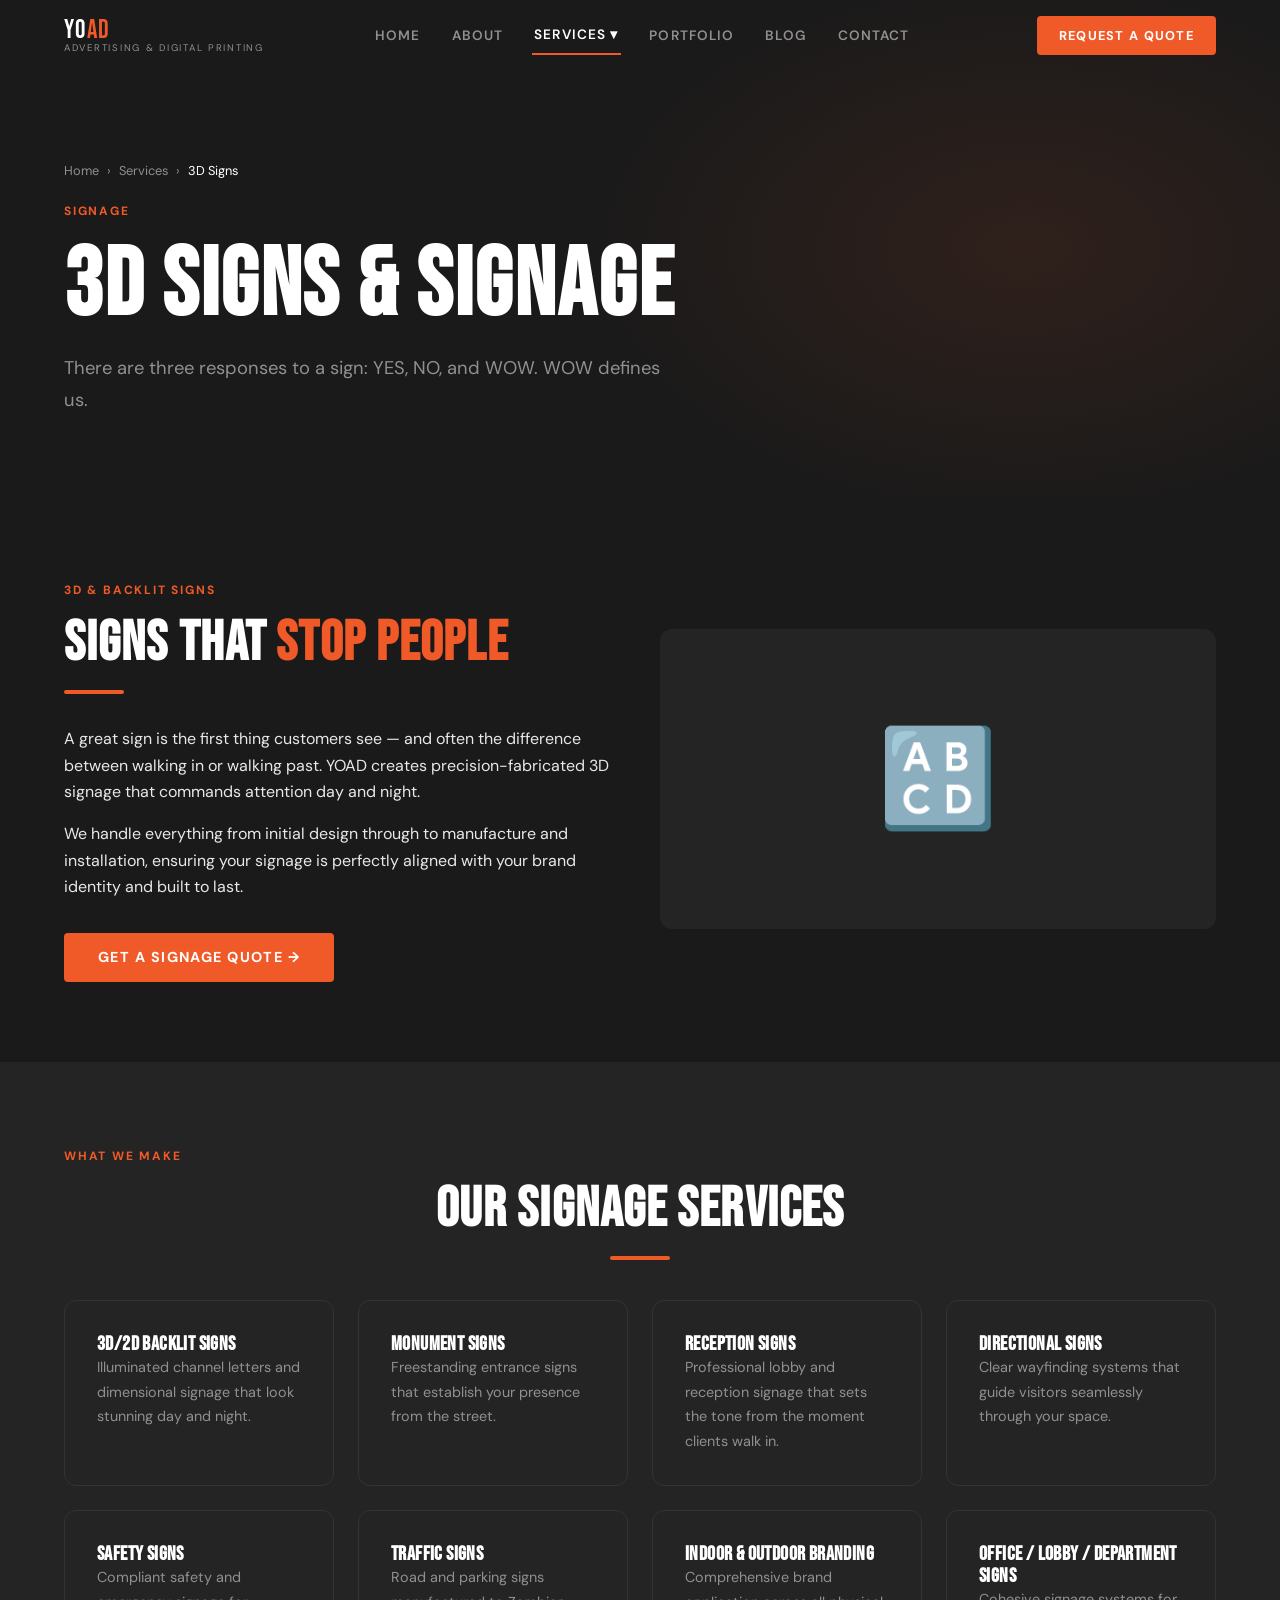
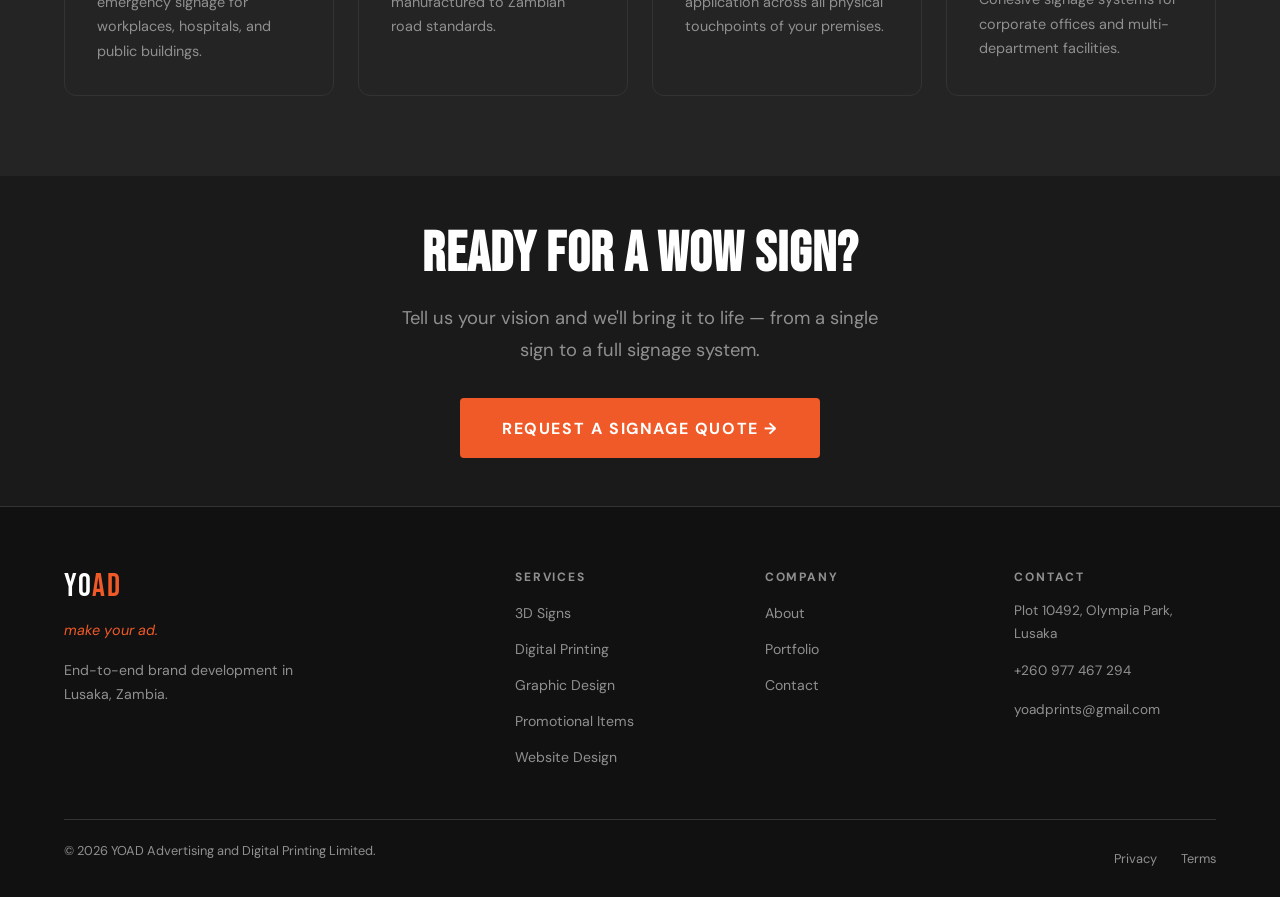
<file: services/3d-signs.html>
<!DOCTYPE html>
<html lang="en">
<head>
  <meta charset="UTF-8" /><meta name="viewport" content="width=device-width, initial-scale=1.0" />
  <title>3D Signs & Indoor/Outdoor Signage | YOAD | Lusaka, Zambia</title>
  <meta name="description" content="YOAD creates WOW-factor 3D and 2D backlit signs, monument signs, reception signs, directional, safety, and traffic signs across Zambia." />
  <link rel="canonical" href="https://yoad.co.zm/services/3d-signs.html" />
  <link rel="preconnect" href="https://fonts.googleapis.com" /><link rel="preconnect" href="https://fonts.gstatic.com" crossorigin />
  <link href="https://fonts.googleapis.com/css2?family=Bebas+Neue&family=DM+Sans:ital,opsz,wght@0,9..40,300;0,9..40,400;0,9..40,500;0,9..40,700&display=swap" rel="stylesheet" />
  <link rel="stylesheet" href="../css/styles.css" />
</head>
<body>
  <a class="skip-link" href="#main-content">Skip to main content</a>
  <header role="banner">
    <nav class="navbar" aria-label="Main navigation">
      <div class="container navbar__inner">
        <a href="../index.html" class="navbar__logo" aria-label="YOAD home"><span class="navbar__logo-name">YO<span>AD</span></span><span class="navbar__logo-sub">Advertising &amp; Digital Printing</span></a>
        <ul class="navbar__nav" role="list">
          <li><a href="../index.html">Home</a></li><li><a href="../about.html">About</a></li>
          <li class="nav-dropdown"><a href="index.html" class="nav-dropdown__trigger active">Services ▾</a>
            <ul class="nav-dropdown__menu" role="list">
              <li><a href="3d-signs.html">3D &amp; Indoor/Outdoor Signs</a></li>
              <li><a href="digital-printing.html">Digital Printing</a></li>
              <li><a href="graphic-design.html">Graphic Design</a></li>
              <li><a href="promotional-items.html">Promotional Items</a></li>
              <li><a href="wall-framing.html">Wall Framing</a></li>
              <li><a href="video-photography.html">Video &amp; Photography</a></li>
              <li><a href="website-design.html">Website Design</a></li>
            </ul>
          </li>
          <li><a href="../portfolio.html">Portfolio</a></li><li><a href="../blog/index.html">Blog</a></li><li><a href="../contact.html">Contact</a></li>
        </ul>
        <div class="navbar__cta"><button class="btn btn-primary btn-sm" data-modal-open>Request a Quote</button></div>
        <button class="navbar__hamburger" aria-label="Open menu" aria-expanded="false"><span></span><span></span><span></span></button>
      </div>
    </nav>
    <nav class="navbar__mobile" aria-label="Mobile navigation">
      <p class="sub-label">Pages</p>
      <a href="../index.html">Home</a><a href="../about.html">About</a>
      <a href="index.html">Services</a><a href="../portfolio.html">Portfolio</a><a href="../contact.html">Contact</a>
    </nav>
  </header>

  <main id="main-content">
    <section class="page-hero">
      <div class="container page-hero__content">
        <nav class="breadcrumb" aria-label="Breadcrumb"><a href="../index.html">Home</a><span>›</span><a href="index.html">Services</a><span>›</span><span class="current">3D Signs</span></nav>
        <p class="section-label anim-fade-up">Signage</p>
        <h1 class="anim-fade-up anim-delay-1">3D Signs &amp; Signage</h1>
        <p class="lead anim-fade-up anim-delay-2">There are three responses to a sign: YES, NO, and WOW. WOW defines us.</p>
      </div>
    </section>

    <section class="section">
      <div class="container">
        <div class="grid-2 gap-lg" style="align-items:center;">
          <div>
            <p class="section-label" data-reveal>3D &amp; Backlit Signs</p>
            <h2 data-reveal data-reveal-delay="1">Signs That <span class="text-orange">Stop People</span></h2>
            <div class="accent-line" data-reveal data-reveal-delay="2"></div>
            <p data-reveal data-reveal-delay="2">A great sign is the first thing customers see — and often the difference between walking in or walking past. YOAD creates precision-fabricated 3D signage that commands attention day and night.</p>
            <p data-reveal data-reveal-delay="3">We handle everything from initial design through to manufacture and installation, ensuring your signage is perfectly aligned with your brand identity and built to last.</p>
            <div class="mt-lg" data-reveal data-reveal-delay="3">
              <button class="btn btn-primary" data-modal-open>Get a Signage Quote →</button>
            </div>
          </div>
          <div data-reveal data-reveal-delay="2" style="background:var(--graphite); border-radius:var(--radius-lg); padding:3rem; display:flex; align-items:center; justify-content:center; font-size:6rem; min-height:300px;">🔠</div>
        </div>
      </div>
    </section>

    <section class="section section--graphite">
      <div class="container">
        <p class="section-label text-center" data-reveal>What We Make</p>
        <h2 class="text-center" data-reveal data-reveal-delay="1">Our Signage Services</h2>
        <div class="accent-line" data-reveal data-reveal-delay="2" style="margin:1rem auto 2.5rem;"></div>
        <div class="grid-4">
          <div class="service-card" data-reveal><h4>3D/2D Backlit Signs</h4><p>Illuminated channel letters and dimensional signage that look stunning day and night.</p></div>
          <div class="service-card" data-reveal data-reveal-delay="1"><h4>Monument Signs</h4><p>Freestanding entrance signs that establish your presence from the street.</p></div>
          <div class="service-card" data-reveal data-reveal-delay="2"><h4>Reception Signs</h4><p>Professional lobby and reception signage that sets the tone from the moment clients walk in.</p></div>
          <div class="service-card" data-reveal data-reveal-delay="3"><h4>Directional Signs</h4><p>Clear wayfinding systems that guide visitors seamlessly through your space.</p></div>
          <div class="service-card" data-reveal><h4>Safety Signs</h4><p>Compliant safety and emergency signage for workplaces, hospitals, and public buildings.</p></div>
          <div class="service-card" data-reveal data-reveal-delay="1"><h4>Traffic Signs</h4><p>Road and parking signs manufactured to Zambian road standards.</p></div>
          <div class="service-card" data-reveal data-reveal-delay="2"><h4>Indoor &amp; Outdoor Branding</h4><p>Comprehensive brand application across all physical touchpoints of your premises.</p></div>
          <div class="service-card" data-reveal data-reveal-delay="3"><h4>Office / Lobby / Department Signs</h4><p>Cohesive signage systems for corporate offices and multi-department facilities.</p></div>
        </div>
      </div>
    </section>

    <section class="section" style="padding:3rem 0;">
      <div class="container text-center">
        <h2 data-reveal>Ready for a WOW sign?</h2>
        <p class="lead" data-reveal data-reveal-delay="1" style="max-width:500px; margin:1rem auto 2rem;">Tell us your vision and we'll bring it to life — from a single sign to a full signage system.</p>
        <button class="btn btn-primary btn-lg" data-modal-open data-reveal data-reveal-delay="2">Request a Signage Quote →</button>
      </div>
    </section>
  </main>

  <footer class="footer" role="contentinfo">
    <div class="container">
      <div class="footer__grid">
        <div class="footer__brand"><p class="footer__brand-name">YO<span>AD</span></p><p class="footer__tagline">make your ad.</p><p class="footer__desc">End-to-end brand development in Lusaka, Zambia.</p></div>
        <div class="footer__col"><h4>Services</h4><ul role="list"><li><a href="3d-signs.html">3D Signs</a></li><li><a href="digital-printing.html">Digital Printing</a></li><li><a href="graphic-design.html">Graphic Design</a></li><li><a href="promotional-items.html">Promotional Items</a></li><li><a href="website-design.html">Website Design</a></li></ul></div>
        <div class="footer__col"><h4>Company</h4><ul role="list"><li><a href="../about.html">About</a></li><li><a href="../portfolio.html">Portfolio</a></li><li><a href="../contact.html">Contact</a></li></ul></div>
        <div class="footer__col"><h4>Contact</h4><ul role="list" style="gap:0.75rem;"><li style="color:var(--muted); font-size:0.85rem;">Plot 10492, Olympia Park, Lusaka</li><li><a href="tel:+260977467294" style="color:var(--muted); font-size:0.85rem;">+260 977 467 294</a></li><li><a href="mailto:yoadprints@gmail.com" style="color:var(--muted); font-size:0.85rem;">yoadprints@gmail.com</a></li></ul></div>
      </div>
      <div class="footer__bottom"><p>&copy; <span id="year"></span> YOAD Advertising and Digital Printing Limited.</p><div class="footer__bottom-links"><a href="../privacy.html">Privacy</a><a href="../terms.html">Terms</a></div></div>
    </div>
  </footer>

  <div class="modal-overlay" role="dialog" aria-modal="true" aria-labelledby="modal-title" aria-hidden="true">
    <div class="modal">
      <button class="modal__close" data-modal-close aria-label="Close">✕</button>
      <p class="section-label">Signage Quote</p><h2 id="modal-title">Get a Signage Quote</h2>
      <form name="quote-request" netlify netlify-honeypot="bot-field" hidden><input name="name" /><input name="email" /><input name="service" /><textarea name="message"></textarea></form>
      <form data-netlify-form action="/" method="POST">
        <input type="hidden" name="form-name" value="quote-request" /><input type="hidden" name="service" value="3D Signs &amp; Signage" />
        <div class="honeypot" aria-hidden="true"><label>Don't fill: <input name="bot-field" tabindex="-1" /></label></div>
        <div class="form-row"><div class="form-group"><label class="form-label" for="q-name">Name *</label><input class="form-control" type="text" id="q-name" name="name" required /></div><div class="form-group"><label class="form-label" for="q-email">Email *</label><input class="form-control" type="email" id="q-email" name="email" required /></div></div>
        <div class="form-group"><label class="form-label" for="q-msg">Project Details *</label><textarea class="form-control" id="q-msg" name="message" required placeholder="Type of sign, size, location, quantity…"></textarea></div>
        <button type="submit" class="btn btn-primary" style="width:100%;">Send Quote Request →</button>
      </form>
      <div class="form-success" role="alert"><p style="font-size:2rem;">✅</p><h3>Sent!</h3><p>We'll respond within one business day.</p></div>
    </div>
  </div>
  <a class="phone-cta-bar" href="tel:+260977467294" aria-label="Call YOAD">📞 +260 977 467 294</a>
  <script>document.getElementById('year').textContent = new Date().getFullYear();</script>
  <script src="../js/main.js" defer></script>
</body>
</html>
</file>
<file: css/styles.css>
/* =============================================================
   YOAD Advertising & Digital Printing — styles.css
   ---------------------------------------------------------------
   STYLE GUIDE
   Colors:
     --charcoal:   #1A1A1A  (primary dark background)
     --graphite:   #2A2A2A  (card / section backgrounds)
     --orange:     #F05A28  (brand accent — CTAs, highlights)
     --orange-lt:  #FF7A47  (hover state)
     --cream:      #F7F4EF  (light background sections)
     --white:      #FFFFFF
     --muted:      #888888  (secondary text)
     --border:     #333333  (subtle borders)

   Fonts:
     Display / Headings : 'Bebas Neue'  (bold, impactful)
     Body               : 'DM Sans'    (clean, readable)

   Spacing scale (rem):
     xs  0.25   sm  0.5   md  1   lg  1.5   xl  2.5   2xl  4   3xl  6

   Buttons:
     .btn-primary  → orange fill, white text, uppercase
     .btn-outline  → transparent, orange border/text
     .btn-ghost    → no border, underline on hover

   Breakpoints:
     mobile   < 768px
     tablet   768px – 1024px
     desktop  > 1024px
   ============================================================= */

/* 1. CSS VARIABLES & RESET
   ============================================================= */
:root {
  --charcoal: #1A1A1A;
  --graphite: #242424;
  --graphite-lt: #2E2E2E;
  --orange: #F05A28;
  --orange-lt: #FF7A47;
  --orange-dk: #C8451C;
  --cream: #F7F4EF;
  --white: #FFFFFF;
  --muted: #909090;
  --border: #333333;
  --text: #E8E8E8;
  --text-dk: #1A1A1A;

  --font-display: 'Bebas Neue', 'Arial Black', sans-serif;
  --font-body: 'DM Sans', 'Helvetica Neue', Arial, sans-serif;

  --radius: 4px;
  --radius-lg: 12px;
  --transition: 0.22s ease;
  --shadow: 0 4px 24px rgba(0,0,0,0.35);
  --shadow-orange: 0 4px 20px rgba(240,90,40,0.3);

  --container: 1200px;
  --gap: 1.5rem;
}

*, *::before, *::after { box-sizing: border-box; margin: 0; padding: 0; }
html { scroll-behavior: smooth; font-size: 16px; }
body {
  font-family: var(--font-body);
  background: var(--charcoal);
  color: var(--text);
  line-height: 1.65;
  overflow-x: hidden;
}
img { display: block; max-width: 100%; height: auto; }
a { color: inherit; text-decoration: none; }
ul { list-style: none; }
button { cursor: pointer; font-family: var(--font-body); border: none; background: none; }
input, textarea, select { font-family: var(--font-body); }

/* 2. SKIP LINK (Accessibility)
   ============================================================= */
.skip-link {
  position: absolute;
  top: -100%;
  left: 1rem;
  background: var(--orange);
  color: var(--white);
  padding: 0.5rem 1rem;
  border-radius: var(--radius);
  font-weight: 700;
  z-index: 9999;
  transition: top 0.2s;
}
.skip-link:focus { top: 1rem; }

/* 3. TYPOGRAPHY
   ============================================================= */
h1, h2, h3, h4, h5, h6 {
  font-family: var(--font-display);
  line-height: 1.1;
  letter-spacing: 0.02em;
  color: var(--white);
}
h1 { font-size: clamp(3rem, 8vw, 6rem); }
h2 { font-size: clamp(2rem, 5vw, 3.5rem); }
h3 { font-size: clamp(1.4rem, 3vw, 2rem); }
h4 { font-size: 1.25rem; }
p { margin-bottom: 1rem; }
p:last-child { margin-bottom: 0; }
.text-orange { color: var(--orange); }
.text-muted { color: var(--muted); }
.text-cream { color: var(--cream); }
.uppercase { text-transform: uppercase; }
.lead { font-size: 1.15rem; line-height: 1.75; color: var(--muted); }

/* Section label */
.section-label {
  display: inline-block;
  font-family: var(--font-body);
  font-size: 0.75rem;
  font-weight: 700;
  text-transform: uppercase;
  letter-spacing: 0.15em;
  color: var(--orange);
  margin-bottom: 0.75rem;
}

/* 4. LAYOUT
   ============================================================= */
.container {
  max-width: var(--container);
  margin: 0 auto;
  padding: 0 1.5rem;
}
.section { padding: 5rem 0; }
.section--cream {
  background: var(--cream);
  color: var(--text-dk);
}
.section--cream h2,
.section--cream h3,
.section--cream h4,
.section--cream .section-label { color: var(--text-dk); }
.section--cream .section-label { color: var(--orange-dk); }
.section--cream .text-muted { color: #555; }
.section--graphite { background: var(--graphite); }
.section--dark { background: #111; }

.grid-2 { display: grid; grid-template-columns: 1fr 1fr; gap: var(--gap); }
.grid-3 { display: grid; grid-template-columns: repeat(3, 1fr); gap: var(--gap); }
.grid-4 { display: grid; grid-template-columns: repeat(4, 1fr); gap: var(--gap); }
.flex { display: flex; }
.flex-center { align-items: center; justify-content: center; }
.flex-between { align-items: center; justify-content: space-between; }
.flex-wrap { flex-wrap: wrap; }
.gap-sm { gap: 0.75rem; }
.gap { gap: 1.5rem; }
.gap-lg { gap: 2.5rem; }
.mt-sm { margin-top: 0.5rem; }
.mt { margin-top: 1rem; }
.mt-lg { margin-top: 2rem; }
.mb-lg { margin-bottom: 2rem; }
.text-center { text-align: center; }

/* 5. BUTTONS
   ============================================================= */
.btn {
  display: inline-flex;
  align-items: center;
  gap: 0.5rem;
  padding: 0.85rem 2rem;
  font-family: var(--font-body);
  font-size: 0.9rem;
  font-weight: 700;
  text-transform: uppercase;
  letter-spacing: 0.1em;
  border-radius: var(--radius);
  transition: all var(--transition);
  cursor: pointer;
  white-space: nowrap;
}
.btn:focus-visible {
  outline: 3px solid var(--orange);
  outline-offset: 3px;
}
.btn-primary {
  background: var(--orange);
  color: var(--white);
  border: 2px solid var(--orange);
}
.btn-primary:hover {
  background: var(--orange-lt);
  border-color: var(--orange-lt);
  transform: translateY(-2px);
  box-shadow: var(--shadow-orange);
}
.btn-outline {
  background: transparent;
  color: var(--white);
  border: 2px solid rgba(255,255,255,0.4);
}
.btn-outline:hover {
  border-color: var(--orange);
  color: var(--orange);
}
.btn-outline-orange {
  background: transparent;
  color: var(--orange);
  border: 2px solid var(--orange);
}
.btn-outline-orange:hover {
  background: var(--orange);
  color: var(--white);
}
.btn-ghost {
  background: transparent;
  color: var(--muted);
  border: 2px solid transparent;
  padding-left: 0;
}
.btn-ghost:hover { color: var(--white); }
.btn-sm { padding: 0.55rem 1.25rem; font-size: 0.8rem; }
.btn-lg { padding: 1.1rem 2.5rem; font-size: 1rem; }

/* 6. NAVBAR
   ============================================================= */
.navbar {
  position: fixed;
  top: 0; left: 0; right: 0;
  z-index: 1000;
  padding: 1rem 0;
  transition: background var(--transition), padding var(--transition), box-shadow var(--transition);
}
.navbar.scrolled {
  background: rgba(26,26,26,0.97);
  padding: 0.65rem 0;
  box-shadow: 0 2px 20px rgba(0,0,0,0.5);
  backdrop-filter: blur(10px);
}
.navbar__inner {
  display: flex;
  align-items: center;
  justify-content: space-between;
}
.navbar__logo {
  display: flex;
  flex-direction: column;
  line-height: 1;
}
.navbar__logo-name {
  font-family: var(--font-display);
  font-size: 1.6rem;
  letter-spacing: 0.05em;
  color: var(--white);
}
.navbar__logo-name span { color: var(--orange); }
.navbar__logo-sub {
  font-size: 0.6rem;
  letter-spacing: 0.18em;
  text-transform: uppercase;
  color: var(--muted);
}
.navbar__nav {
  display: flex;
  align-items: center;
  gap: 0.25rem;
}
.navbar__nav a {
  padding: 0.5rem 0.85rem;
  font-size: 0.85rem;
  font-weight: 600;
  text-transform: uppercase;
  letter-spacing: 0.08em;
  color: var(--muted);
  border-radius: var(--radius);
  transition: color var(--transition);
  position: relative;
}
.navbar__nav a::after {
  content: '';
  position: absolute;
  bottom: 0; left: 50%;
  width: 0; height: 2px;
  background: var(--orange);
  transition: width var(--transition), left var(--transition);
}
.navbar__nav a:hover, .navbar__nav a.active {
  color: var(--white);
}
.navbar__nav a:hover::after, .navbar__nav a.active::after {
  width: 80%; left: 10%;
}
/* Dropdown */
.nav-dropdown { position: relative; }
.nav-dropdown__trigger { display: flex; align-items: center; gap: 0.3rem; }
.nav-dropdown__menu {
  position: absolute;
  top: calc(100% + 0.75rem);
  left: 50%;
  transform: translateX(-50%);
  min-width: 220px;
  background: var(--graphite);
  border: 1px solid var(--border);
  border-radius: var(--radius-lg);
  padding: 0.5rem;
  opacity: 0;
  pointer-events: none;
  transition: opacity var(--transition), transform var(--transition);
  transform: translateX(-50%) translateY(-8px);
  box-shadow: var(--shadow);
}
.nav-dropdown:hover .nav-dropdown__menu,
.nav-dropdown:focus-within .nav-dropdown__menu {
  opacity: 1;
  pointer-events: all;
  transform: translateX(-50%) translateY(0);
}
.nav-dropdown__menu a {
  display: block;
  padding: 0.6rem 1rem;
  font-size: 0.82rem;
  color: var(--muted);
  border-radius: var(--radius);
  text-transform: none;
  letter-spacing: 0;
  font-weight: 500;
}
.nav-dropdown__menu a:hover {
  color: var(--white);
  background: rgba(240,90,40,0.1);
}
.navbar__cta { margin-left: 1rem; }
/* Hamburger */
.navbar__hamburger {
  display: none;
  flex-direction: column;
  gap: 5px;
  padding: 0.5rem;
  cursor: pointer;
}
.navbar__hamburger span {
  display: block;
  width: 24px; height: 2px;
  background: var(--white);
  transition: all var(--transition);
  border-radius: 2px;
}
.navbar__hamburger.open span:nth-child(1) {
  transform: rotate(45deg) translate(5px,5px);
}
.navbar__hamburger.open span:nth-child(2) { opacity: 0; }
.navbar__hamburger.open span:nth-child(3) {
  transform: rotate(-45deg) translate(5px,-5px);
}
/* Mobile menu */
.navbar__mobile {
  display: none;
  position: fixed;
  inset: 0;
  background: var(--charcoal);
  z-index: 999;
  padding: 5rem 2rem 2rem;
  flex-direction: column;
  gap: 0.5rem;
  overflow-y: auto;
}
.navbar__mobile.open { display: flex; }
.navbar__mobile a {
  font-family: var(--font-display);
  font-size: 2rem;
  letter-spacing: 0.05em;
  color: var(--muted);
  padding: 0.5rem 0;
  border-bottom: 1px solid var(--border);
  transition: color var(--transition);
}
.navbar__mobile a:hover { color: var(--orange); }
.navbar__mobile .sub-label {
  font-family: var(--font-body);
  font-size: 0.7rem;
  text-transform: uppercase;
  letter-spacing: 0.15em;
  color: var(--orange);
  margin-top: 1.5rem;
  margin-bottom: 0.25rem;
}

/* 7. HERO
   ============================================================= */
.hero {
  position: relative;
  min-height: 100vh;
  display: flex;
  align-items: center;
  overflow: hidden;
  background: var(--charcoal);
}
.hero__bg {
  position: absolute;
  inset: 0;
  background:
    radial-gradient(ellipse 60% 60% at 70% 50%, rgba(240,90,40,0.12) 0%, transparent 70%),
    radial-gradient(ellipse 40% 80% at 20% 80%, rgba(240,90,40,0.06) 0%, transparent 60%);
}
.hero__grid-lines {
  position: absolute;
  inset: 0;
  background-image:
    linear-gradient(rgba(255,255,255,0.03) 1px, transparent 1px),
    linear-gradient(90deg, rgba(255,255,255,0.03) 1px, transparent 1px);
  background-size: 60px 60px;
}
.hero__content {
  position: relative;
  z-index: 2;
  max-width: 780px;
}
.hero__eyebrow {
  display: inline-flex;
  align-items: center;
  gap: 0.75rem;
  font-size: 0.75rem;
  font-weight: 700;
  text-transform: uppercase;
  letter-spacing: 0.2em;
  color: var(--orange);
  margin-bottom: 1.5rem;
}
.hero__eyebrow::before {
  content: '';
  display: block;
  width: 32px; height: 2px;
  background: var(--orange);
}
.hero__title {
  font-size: clamp(4rem, 10vw, 7.5rem);
  line-height: 0.95;
  margin-bottom: 1.5rem;
}
.hero__title em {
  font-style: normal;
  color: var(--orange);
  display: block;
}
.hero__desc {
  font-size: 1.1rem;
  color: var(--muted);
  max-width: 500px;
  margin-bottom: 2.5rem;
  line-height: 1.75;
}
.hero__ctas {
  display: flex;
  gap: 1rem;
  flex-wrap: wrap;
}
.hero__scroll {
  position: absolute;
  bottom: 2rem;
  left: 50%;
  transform: translateX(-50%);
  display: flex;
  flex-direction: column;
  align-items: center;
  gap: 0.5rem;
  font-size: 0.7rem;
  letter-spacing: 0.15em;
  text-transform: uppercase;
  color: var(--muted);
}
.hero__scroll-line {
  width: 1px; height: 48px;
  background: linear-gradient(to bottom, var(--orange), transparent);
  animation: scrollLine 1.5s ease-in-out infinite;
}
@keyframes scrollLine {
  0% { transform: scaleY(0); transform-origin: top; }
  50% { transform: scaleY(1); transform-origin: top; }
  51% { transform: scaleY(1); transform-origin: bottom; }
  100% { transform: scaleY(0); transform-origin: bottom; }
}
/* Stats strip */
.hero__stats {
  position: absolute;
  bottom: 0; right: 0;
  display: flex;
  gap: 0;
}
.hero__stat {
  padding: 1.5rem 2rem;
  border-left: 1px solid var(--border);
  background: rgba(26,26,26,0.8);
  backdrop-filter: blur(10px);
  text-align: center;
}
.hero__stat-num {
  font-family: var(--font-display);
  font-size: 2rem;
  color: var(--orange);
  line-height: 1;
}
.hero__stat-label {
  font-size: 0.7rem;
  text-transform: uppercase;
  letter-spacing: 0.1em;
  color: var(--muted);
  margin-top: 0.25rem;
}

/* 8. SERVICE CARDS
   ============================================================= */
.service-card {
  position: relative;
  background: var(--graphite);
  border: 1px solid var(--border);
  border-radius: var(--radius-lg);
  padding: 2rem;
  transition: all var(--transition);
  overflow: hidden;
  display: flex;
  flex-direction: column;
}
.service-card::before {
  content: '';
  position: absolute;
  top: 0; left: 0;
  width: 0; height: 3px;
  background: var(--orange);
  transition: width 0.4s ease;
}
.service-card:hover { border-color: rgba(240,90,40,0.3); transform: translateY(-4px); box-shadow: var(--shadow); }
.service-card:hover::before { width: 100%; }
.service-card__icon {
  width: 52px; height: 52px;
  background: rgba(240,90,40,0.1);
  border-radius: var(--radius);
  display: flex;
  align-items: center;
  justify-content: center;
  margin-bottom: 1.25rem;
  font-size: 1.5rem;
}
.service-card__num {
  font-family: var(--font-display);
  font-size: 3rem;
  color: rgba(240,90,40,0.12);
  position: absolute;
  top: 1rem; right: 1.5rem;
  line-height: 1;
}
.service-card h3 { font-size: 1.5rem; margin-bottom: 0.75rem; }
.service-card p { color: var(--muted); font-size: 0.9rem; line-height: 1.7; flex: 1; }
.service-card__link {
  display: inline-flex;
  align-items: center;
  gap: 0.4rem;
  font-size: 0.8rem;
  font-weight: 700;
  text-transform: uppercase;
  letter-spacing: 0.1em;
  color: var(--orange);
  margin-top: 1.5rem;
  transition: gap var(--transition);
}
.service-card__link:hover { gap: 0.75rem; }

/* 9. PORTFOLIO GRID
   ============================================================= */
.portfolio-grid {
  display: grid;
  grid-template-columns: repeat(3, 1fr);
  gap: 1rem;
}
.portfolio-card {
  position: relative;
  aspect-ratio: 4/3;
  overflow: hidden;
  border-radius: var(--radius-lg);
  background: var(--graphite);
}
.portfolio-card--wide { grid-column: span 2; }
.portfolio-card__img {
  width: 100%; height: 100%;
  object-fit: cover;
  transition: transform 0.5s ease;
}
.portfolio-card:hover .portfolio-card__img { transform: scale(1.06); }
.portfolio-card__overlay {
  position: absolute;
  inset: 0;
  background: linear-gradient(to top, rgba(0,0,0,0.85) 0%, transparent 60%);
  display: flex;
  flex-direction: column;
  justify-content: flex-end;
  padding: 1.5rem;
  opacity: 0;
  transition: opacity var(--transition);
}
.portfolio-card:hover .portfolio-card__overlay { opacity: 1; }
.portfolio-card__tag {
  font-size: 0.7rem;
  font-weight: 700;
  text-transform: uppercase;
  letter-spacing: 0.12em;
  color: var(--orange);
  margin-bottom: 0.25rem;
}
.portfolio-card__title {
  font-family: var(--font-display);
  font-size: 1.3rem;
  color: var(--white);
}
.portfolio-card__placeholder {
  width: 100%; height: 100%;
  display: flex;
  align-items: center;
  justify-content: center;
  font-size: 3rem;
  background: linear-gradient(135deg, var(--graphite) 0%, var(--graphite-lt) 100%);
}

/* 10. TESTIMONIALS / QUOTE BLOCK
   ============================================================= */
.quote-block {
  border-left: 4px solid var(--orange);
  padding: 1.5rem 2rem;
  background: var(--graphite);
  border-radius: 0 var(--radius-lg) var(--radius-lg) 0;
}
.quote-block p {
  font-family: var(--font-display);
  font-size: 1.5rem;
  line-height: 1.3;
  color: var(--white);
}
.quote-block cite {
  display: block;
  margin-top: 1rem;
  font-style: normal;
  font-size: 0.85rem;
  color: var(--muted);
}

/* 11. PROCESS / STEPS
   ============================================================= */
.steps { display: flex; gap: 0; position: relative; }
.steps::before {
  content: '';
  position: absolute;
  top: 24px; left: 24px; right: 24px;
  height: 2px;
  background: linear-gradient(to right, var(--orange), transparent);
}
.step {
  flex: 1;
  position: relative;
  padding: 0 1rem;
  text-align: center;
}
.step__num {
  width: 48px; height: 48px;
  background: var(--orange);
  border-radius: 50%;
  display: flex;
  align-items: center;
  justify-content: center;
  font-family: var(--font-display);
  font-size: 1.2rem;
  color: var(--white);
  margin: 0 auto 1rem;
  position: relative;
  z-index: 1;
}
.step h4 { font-size: 1rem; margin-bottom: 0.5rem; }
.step p { font-size: 0.85rem; color: var(--muted); }

/* 12. FORMS
   ============================================================= */
.form-group { margin-bottom: 1.25rem; }
.form-label {
  display: block;
  font-size: 0.8rem;
  font-weight: 700;
  text-transform: uppercase;
  letter-spacing: 0.1em;
  color: var(--muted);
  margin-bottom: 0.5rem;
}
.section--cream .form-label { color: #555; }
.form-control {
  width: 100%;
  padding: 0.85rem 1rem;
  background: var(--graphite-lt);
  border: 1px solid var(--border);
  border-radius: var(--radius);
  color: var(--white);
  font-size: 0.95rem;
  transition: border-color var(--transition), box-shadow var(--transition);
}
.section--cream .form-control {
  background: var(--white);
  color: var(--text-dk);
  border-color: #ddd;
}
.form-control:focus {
  outline: none;
  border-color: var(--orange);
  box-shadow: 0 0 0 3px rgba(240,90,40,0.15);
}
.form-control::placeholder { color: #555; }
.section--cream .form-control::placeholder { color: #aaa; }
textarea.form-control { resize: vertical; min-height: 140px; }
select.form-control { appearance: none; cursor: pointer; }
.form-row { display: grid; grid-template-columns: 1fr 1fr; gap: 1rem; }
.honeypot { display: none !important; }
.form-note { font-size: 0.8rem; color: var(--muted); margin-top: 0.5rem; }
.form-success {
  display: none;
  background: rgba(34,197,94,0.1);
  border: 1px solid rgba(34,197,94,0.3);
  border-radius: var(--radius-lg);
  padding: 1.5rem;
  text-align: center;
  color: #4ade80;
}

/* 13. MODAL
   ============================================================= */
.modal-overlay {
  position: fixed;
  inset: 0;
  background: rgba(0,0,0,0.8);
  z-index: 2000;
  display: flex;
  align-items: center;
  justify-content: center;
  padding: 1rem;
  opacity: 0;
  pointer-events: none;
  transition: opacity var(--transition);
  backdrop-filter: blur(4px);
}
.modal-overlay.open { opacity: 1; pointer-events: all; }
.modal {
  background: var(--graphite);
  border: 1px solid var(--border);
  border-radius: var(--radius-lg);
  padding: 2.5rem;
  max-width: 600px;
  width: 100%;
  max-height: 90vh;
  overflow-y: auto;
  position: relative;
  transform: scale(0.95);
  transition: transform var(--transition);
}
.modal-overlay.open .modal { transform: scale(1); }
.modal__close {
  position: absolute;
  top: 1rem; right: 1rem;
  width: 36px; height: 36px;
  border-radius: 50%;
  border: 1px solid var(--border);
  color: var(--muted);
  display: flex;
  align-items: center;
  justify-content: center;
  font-size: 1.1rem;
  transition: all var(--transition);
  cursor: pointer;
  background: none;
}
.modal__close:hover { border-color: var(--orange); color: var(--orange); }
.modal__close:focus-visible { outline: 3px solid var(--orange); outline-offset: 3px; }
.modal h2 { font-size: 2rem; margin-bottom: 0.5rem; }
.modal .lead { margin-bottom: 2rem; }

/* 14. BLOG CARDS
   ============================================================= */
.blog-card {
  background: var(--graphite);
  border: 1px solid var(--border);
  border-radius: var(--radius-lg);
  overflow: hidden;
  transition: all var(--transition);
  display: flex;
  flex-direction: column;
}
.blog-card:hover { transform: translateY(-4px); box-shadow: var(--shadow); border-color: rgba(240,90,40,0.2); }
.blog-card__img {
  aspect-ratio: 16/9;
  background: var(--graphite-lt);
  overflow: hidden;
  display: flex;
  align-items: center;
  justify-content: center;
  font-size: 3rem;
}
.blog-card__body { padding: 1.5rem; flex: 1; display: flex; flex-direction: column; }
.blog-card__meta {
  display: flex;
  gap: 1rem;
  font-size: 0.75rem;
  color: var(--muted);
  margin-bottom: 0.75rem;
}
.blog-card__tag {
  color: var(--orange);
  font-weight: 700;
  text-transform: uppercase;
  letter-spacing: 0.08em;
}
.blog-card h3 { font-size: 1.3rem; margin-bottom: 0.75rem; line-height: 1.2; }
.blog-card p { font-size: 0.9rem; color: var(--muted); flex: 1; }
.blog-card__link {
  display: inline-flex;
  align-items: center;
  gap: 0.4rem;
  font-size: 0.8rem;
  font-weight: 700;
  text-transform: uppercase;
  letter-spacing: 0.1em;
  color: var(--orange);
  margin-top: 1rem;
  transition: gap var(--transition);
}
.blog-card__link:hover { gap: 0.75rem; }

/* 15. CONTACT SECTION
   ============================================================= */
.contact-info-item {
  display: flex;
  gap: 1rem;
  margin-bottom: 1.5rem;
}
.contact-info-item__icon {
  width: 44px; height: 44px;
  background: rgba(240,90,40,0.1);
  border-radius: var(--radius);
  display: flex;
  align-items: center;
  justify-content: center;
  font-size: 1.1rem;
  flex-shrink: 0;
  color: var(--orange);
}
.contact-info-item__body {}
.contact-info-item__label {
  font-size: 0.7rem;
  font-weight: 700;
  text-transform: uppercase;
  letter-spacing: 0.12em;
  color: var(--muted);
  margin-bottom: 0.2rem;
}
.contact-info-item__value { font-size: 0.95rem; color: var(--white); }
.contact-info-item__value a { color: var(--white); transition: color var(--transition); }
.contact-info-item__value a:hover { color: var(--orange); }
.map-placeholder {
  width: 100%; height: 280px;
  background: var(--graphite-lt);
  border-radius: var(--radius-lg);
  border: 1px solid var(--border);
  display: flex;
  align-items: center;
  justify-content: center;
  color: var(--muted);
  font-size: 0.9rem;
  text-align: center;
  margin-top: 1.5rem;
}

/* 16. FOOTER
   ============================================================= */
.footer {
  background: #111;
  padding: 4rem 0 0;
  border-top: 1px solid var(--border);
}
.footer__grid {
  display: grid;
  grid-template-columns: 2fr 1fr 1fr 1fr;
  gap: 3rem;
  padding-bottom: 3rem;
}
.footer__brand {}
.footer__brand-name {
  font-family: var(--font-display);
  font-size: 2rem;
  letter-spacing: 0.05em;
  color: var(--white);
  line-height: 1;
}
.footer__brand-name span { color: var(--orange); }
.footer__tagline {
  font-style: italic;
  color: var(--orange);
  font-size: 0.9rem;
  margin: 0.25rem 0 1rem;
}
.footer__desc { font-size: 0.88rem; color: var(--muted); line-height: 1.7; max-width: 280px; }
.footer__social {
  display: flex;
  gap: 0.75rem;
  margin-top: 1.5rem;
}
.footer__social a {
  width: 38px; height: 38px;
  border: 1px solid var(--border);
  border-radius: var(--radius);
  display: flex;
  align-items: center;
  justify-content: center;
  color: var(--muted);
  font-size: 0.9rem;
  transition: all var(--transition);
}
.footer__social a:hover { border-color: var(--orange); color: var(--orange); background: rgba(240,90,40,0.1); }
.footer__col h4 {
  font-family: var(--font-body);
  font-size: 0.75rem;
  font-weight: 700;
  text-transform: uppercase;
  letter-spacing: 0.15em;
  color: var(--muted);
  margin-bottom: 1rem;
}
.footer__col ul { display: flex; flex-direction: column; gap: 0.6rem; }
.footer__col ul li a {
  font-size: 0.88rem;
  color: var(--muted);
  transition: color var(--transition);
}
.footer__col ul li a:hover { color: var(--orange); }
.footer__bottom {
  border-top: 1px solid var(--border);
  padding: 1.25rem 0;
  display: flex;
  align-items: center;
  justify-content: space-between;
  flex-wrap: wrap;
  gap: 1rem;
}
.footer__bottom p { font-size: 0.8rem; color: var(--muted); }
.footer__bottom-links {
  display: flex;
  gap: 1.5rem;
}
.footer__bottom-links a {
  font-size: 0.8rem;
  color: var(--muted);
  transition: color var(--transition);
}
.footer__bottom-links a:hover { color: var(--orange); }

/* 17. PAGE HERO (inner pages)
   ============================================================= */
.page-hero {
  padding: 10rem 0 5rem;
  background: var(--charcoal);
  position: relative;
  overflow: hidden;
}
.page-hero::before {
  content: '';
  position: absolute;
  inset: 0;
  background: radial-gradient(ellipse 50% 80% at 80% 50%, rgba(240,90,40,0.1) 0%, transparent 70%);
}
.page-hero__content { position: relative; z-index: 1; }
.page-hero h1 { margin-bottom: 0.75rem; }
.page-hero .lead { max-width: 600px; }
.breadcrumb {
  display: flex;
  gap: 0.5rem;
  align-items: center;
  font-size: 0.8rem;
  color: var(--muted);
  margin-bottom: 1rem;
}
.breadcrumb a { color: var(--muted); transition: color var(--transition); }
.breadcrumb a:hover { color: var(--orange); }
.breadcrumb span { color: var(--muted); }
.breadcrumb .current { color: var(--white); }

/* 18. PRICING CARDS
   ============================================================= */
.pricing-card {
  background: var(--graphite);
  border: 1px solid var(--border);
  border-radius: var(--radius-lg);
  padding: 2rem;
  position: relative;
  transition: all var(--transition);
}
.pricing-card--featured {
  border-color: var(--orange);
  box-shadow: var(--shadow-orange);
}
.pricing-card__badge {
  position: absolute;
  top: -12px; left: 50%;
  transform: translateX(-50%);
  background: var(--orange);
  color: var(--white);
  font-size: 0.7rem;
  font-weight: 700;
  text-transform: uppercase;
  letter-spacing: 0.1em;
  padding: 0.3rem 1rem;
  border-radius: 100px;
}
.pricing-card__name { font-size: 0.8rem; font-weight: 700; text-transform: uppercase; letter-spacing: 0.12em; color: var(--orange); margin-bottom: 0.5rem; }
.pricing-card__price { font-family: var(--font-display); font-size: 3rem; color: var(--white); line-height: 1; }
.pricing-card__price sup { font-size: 1.2rem; }
.pricing-card__period { font-size: 0.8rem; color: var(--muted); margin-bottom: 1.5rem; }
.pricing-card__features { margin-bottom: 2rem; }
.pricing-card__features li { display: flex; gap: 0.5rem; align-items: flex-start; font-size: 0.88rem; color: var(--muted); margin-bottom: 0.6rem; }
.pricing-card__features li::before { content: '✓'; color: var(--orange); font-weight: 700; flex-shrink: 0; }

/* 19. MOBILE PHONE CTA BAR
   ============================================================= */
.phone-cta-bar {
  display: none;
  position: fixed;
  bottom: 0; left: 0; right: 0;
  z-index: 900;
  background: var(--orange);
  padding: 0.85rem 1.5rem;
  align-items: center;
  justify-content: center;
  gap: 0.75rem;
  text-decoration: none;
  color: var(--white);
  font-weight: 700;
  font-size: 0.95rem;
  box-shadow: 0 -4px 20px rgba(240,90,40,0.4);
}

/* 20. UTILITY / MISC
   ============================================================= */
.divider { height: 1px; background: var(--border); margin: 0; }
.tag {
  display: inline-block;
  padding: 0.3rem 0.75rem;
  background: rgba(240,90,40,0.1);
  color: var(--orange);
  font-size: 0.75rem;
  font-weight: 700;
  text-transform: uppercase;
  letter-spacing: 0.1em;
  border-radius: 100px;
}
.tag--dark { background: var(--graphite); color: var(--muted); }
.checklist { display: flex; flex-direction: column; gap: 0.6rem; }
.checklist li {
  display: flex; gap: 0.75rem; align-items: flex-start;
  font-size: 0.9rem; color: var(--muted);
}
.checklist li::before { content: '◆'; color: var(--orange); font-size: 0.6rem; margin-top: 0.35rem; flex-shrink: 0; }
.accent-line { width: 60px; height: 4px; background: var(--orange); border-radius: 2px; margin: 1rem 0 2rem; }
.section--cream .accent-line { background: var(--orange-dk); }

/* Focus styles */
:focus-visible {
  outline: 3px solid var(--orange);
  outline-offset: 3px;
}

/* 21. ANIMATIONS
   ============================================================= */
@keyframes fadeUp {
  from { opacity: 0; transform: translateY(24px); }
  to   { opacity: 1; transform: translateY(0); }
}
@keyframes fadeIn {
  from { opacity: 0; } to { opacity: 1; }
}
.anim-fade-up { animation: fadeUp 0.6s ease both; }
.anim-delay-1 { animation-delay: 0.1s; }
.anim-delay-2 { animation-delay: 0.2s; }
.anim-delay-3 { animation-delay: 0.3s; }
.anim-delay-4 { animation-delay: 0.4s; }

/* Intersection observer animations */
[data-reveal] { opacity: 0; transform: translateY(30px); transition: opacity 0.6s ease, transform 0.6s ease; }
[data-reveal].revealed { opacity: 1; transform: translateY(0); }
[data-reveal-delay="1"] { transition-delay: 0.1s; }
[data-reveal-delay="2"] { transition-delay: 0.2s; }
[data-reveal-delay="3"] { transition-delay: 0.3s; }
[data-reveal-delay="4"] { transition-delay: 0.4s; }

/* 22. RESPONSIVE
   ============================================================= */
@media (max-width: 1024px) {
  .grid-4 { grid-template-columns: repeat(2, 1fr); }
  .footer__grid { grid-template-columns: 1fr 1fr; gap: 2rem; }
  .hero__stats { display: none; }
}

@media (max-width: 768px) {
  .section { padding: 3.5rem 0; }
  .grid-2, .grid-3 { grid-template-columns: 1fr; }
  .grid-4 { grid-template-columns: 1fr 1fr; }
  .form-row { grid-template-columns: 1fr; }
  .portfolio-grid { grid-template-columns: 1fr 1fr; }
  .portfolio-card--wide { grid-column: span 1; }
  .steps { flex-direction: column; gap: 1.5rem; }
  .steps::before { display: none; }
  .navbar__nav, .navbar__cta { display: none; }
  .navbar__hamburger { display: flex; }
  .phone-cta-bar { display: flex; }
  .footer__grid { grid-template-columns: 1fr; gap: 2rem; }
  .footer__desc { max-width: none; }
  .footer__bottom { flex-direction: column; text-align: center; }
  .hero__title { font-size: clamp(3rem, 12vw, 5rem); }
  .modal { padding: 1.5rem; margin: 0.5rem; }
}

@media (max-width: 480px) {
  .grid-4 { grid-template-columns: 1fr; }
  .portfolio-grid { grid-template-columns: 1fr; }
  .hero__ctas { flex-direction: column; align-items: flex-start; }
  .btn-lg { width: 100%; justify-content: center; }
}
</file>
